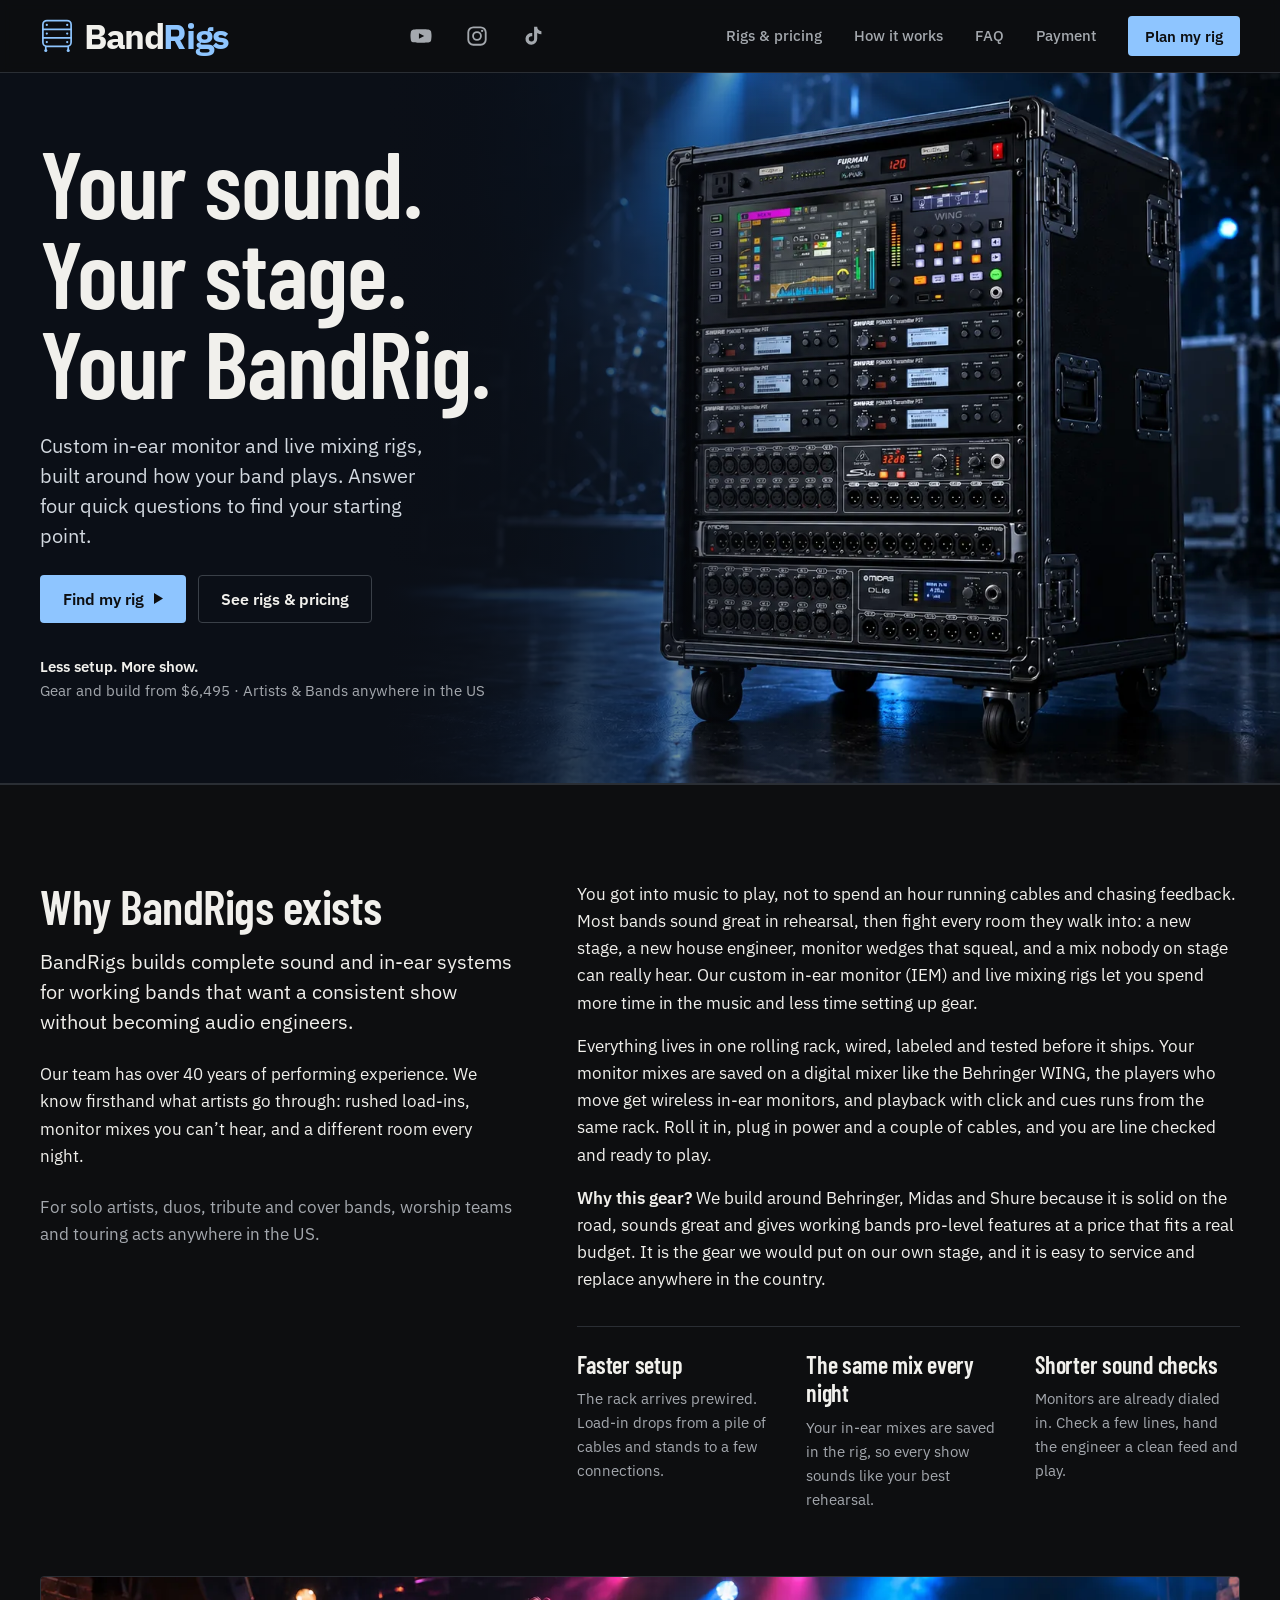
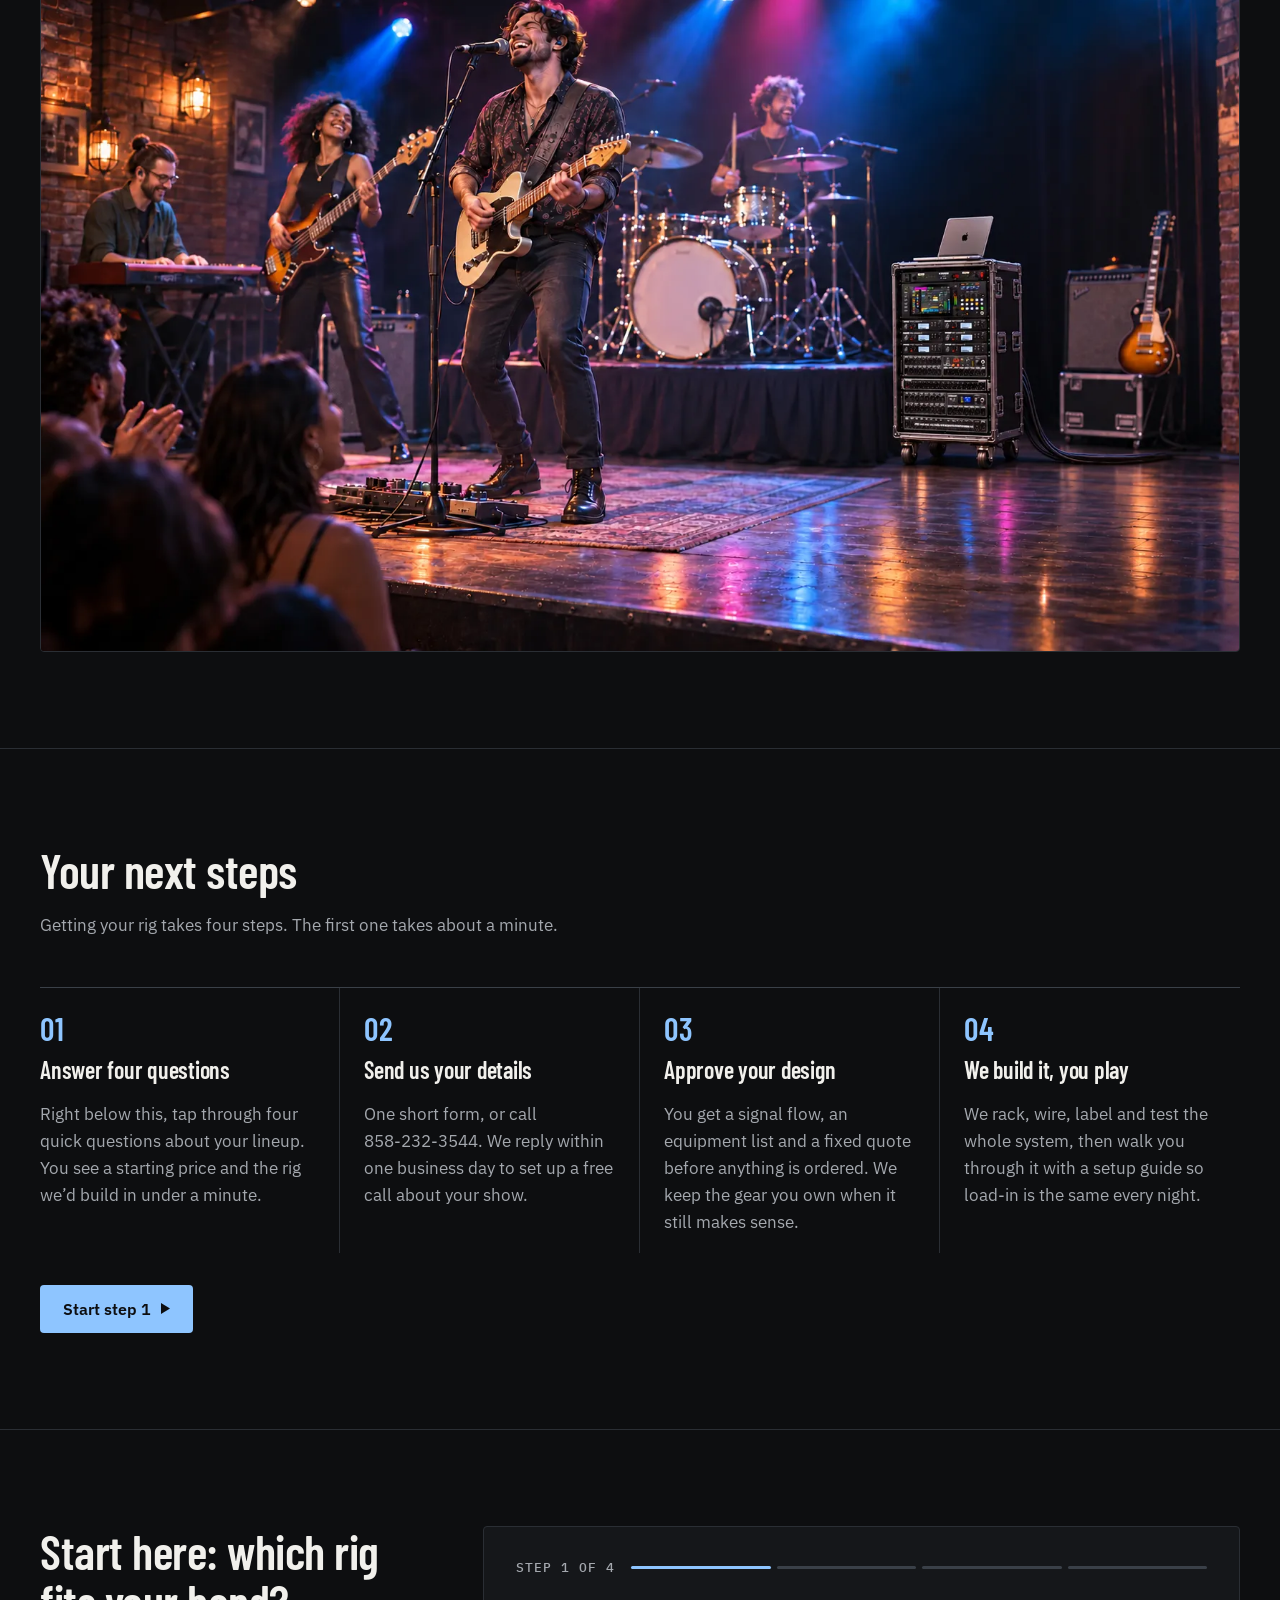
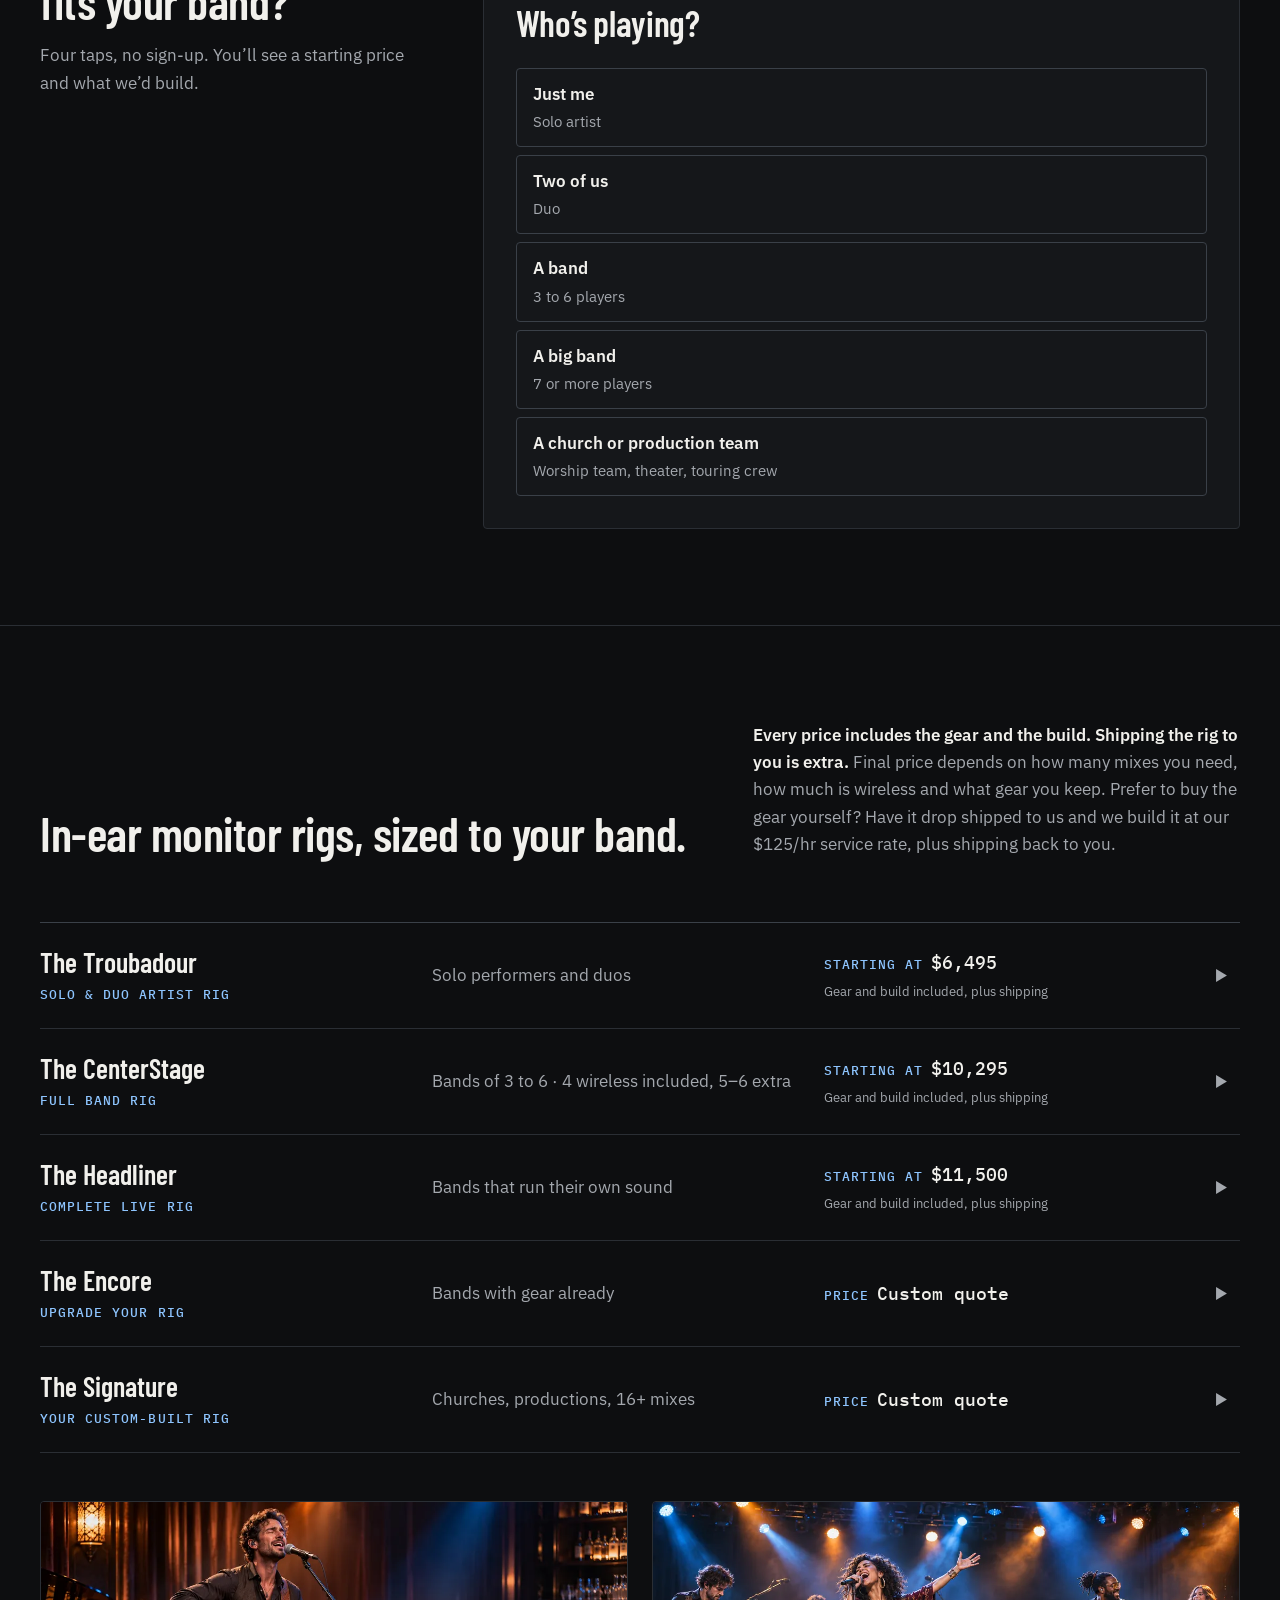
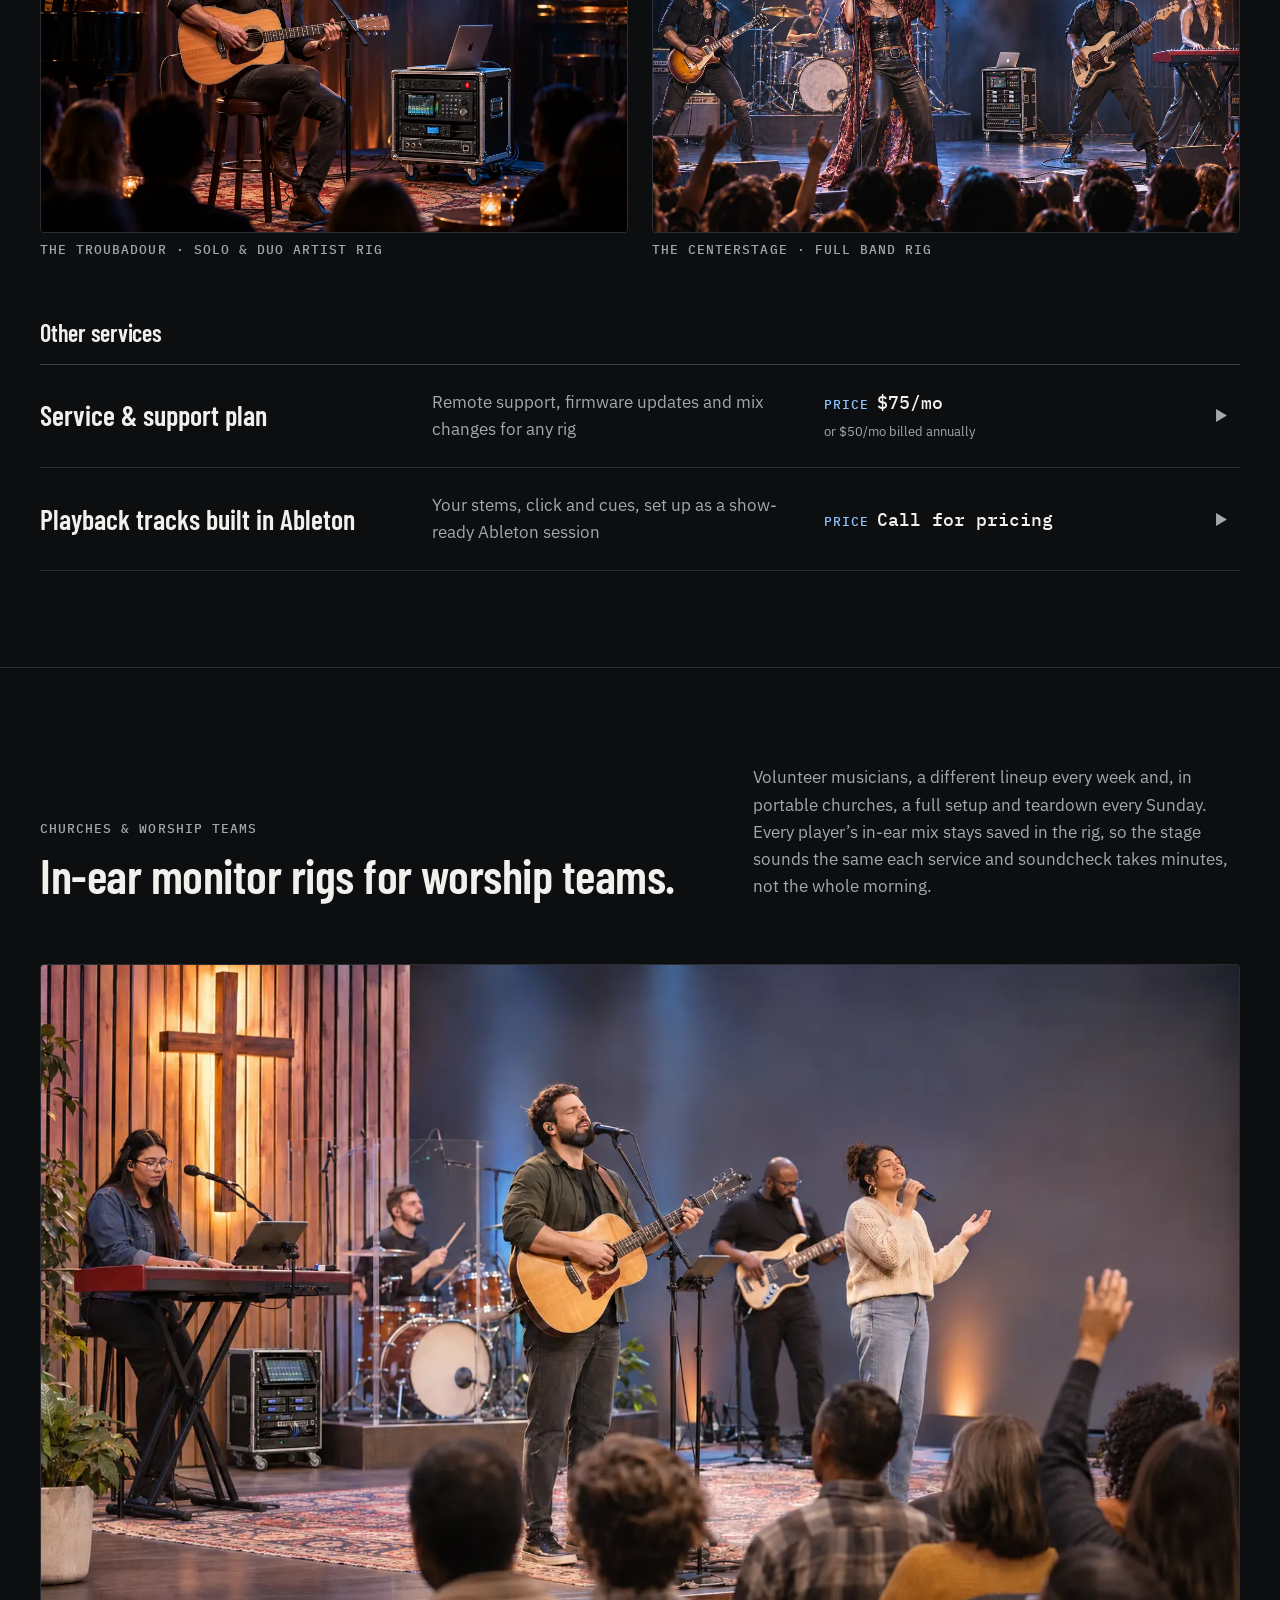
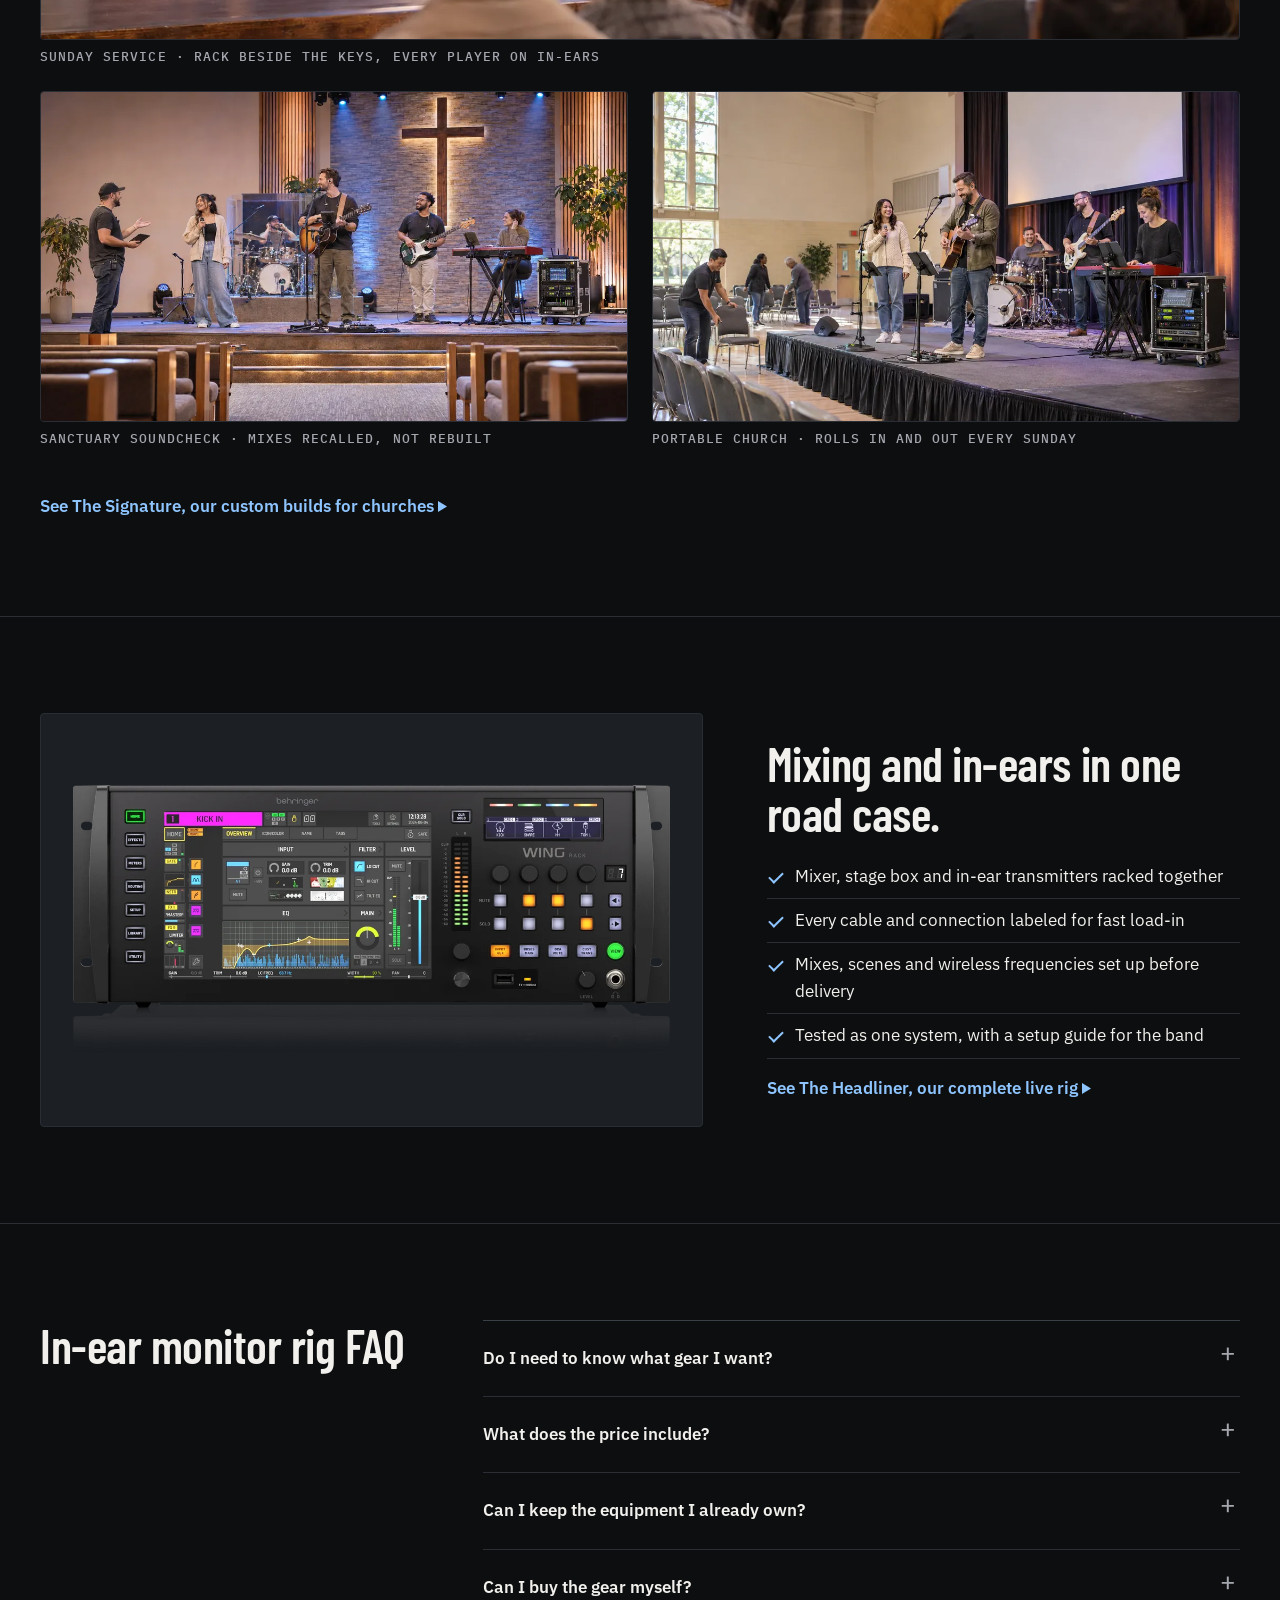
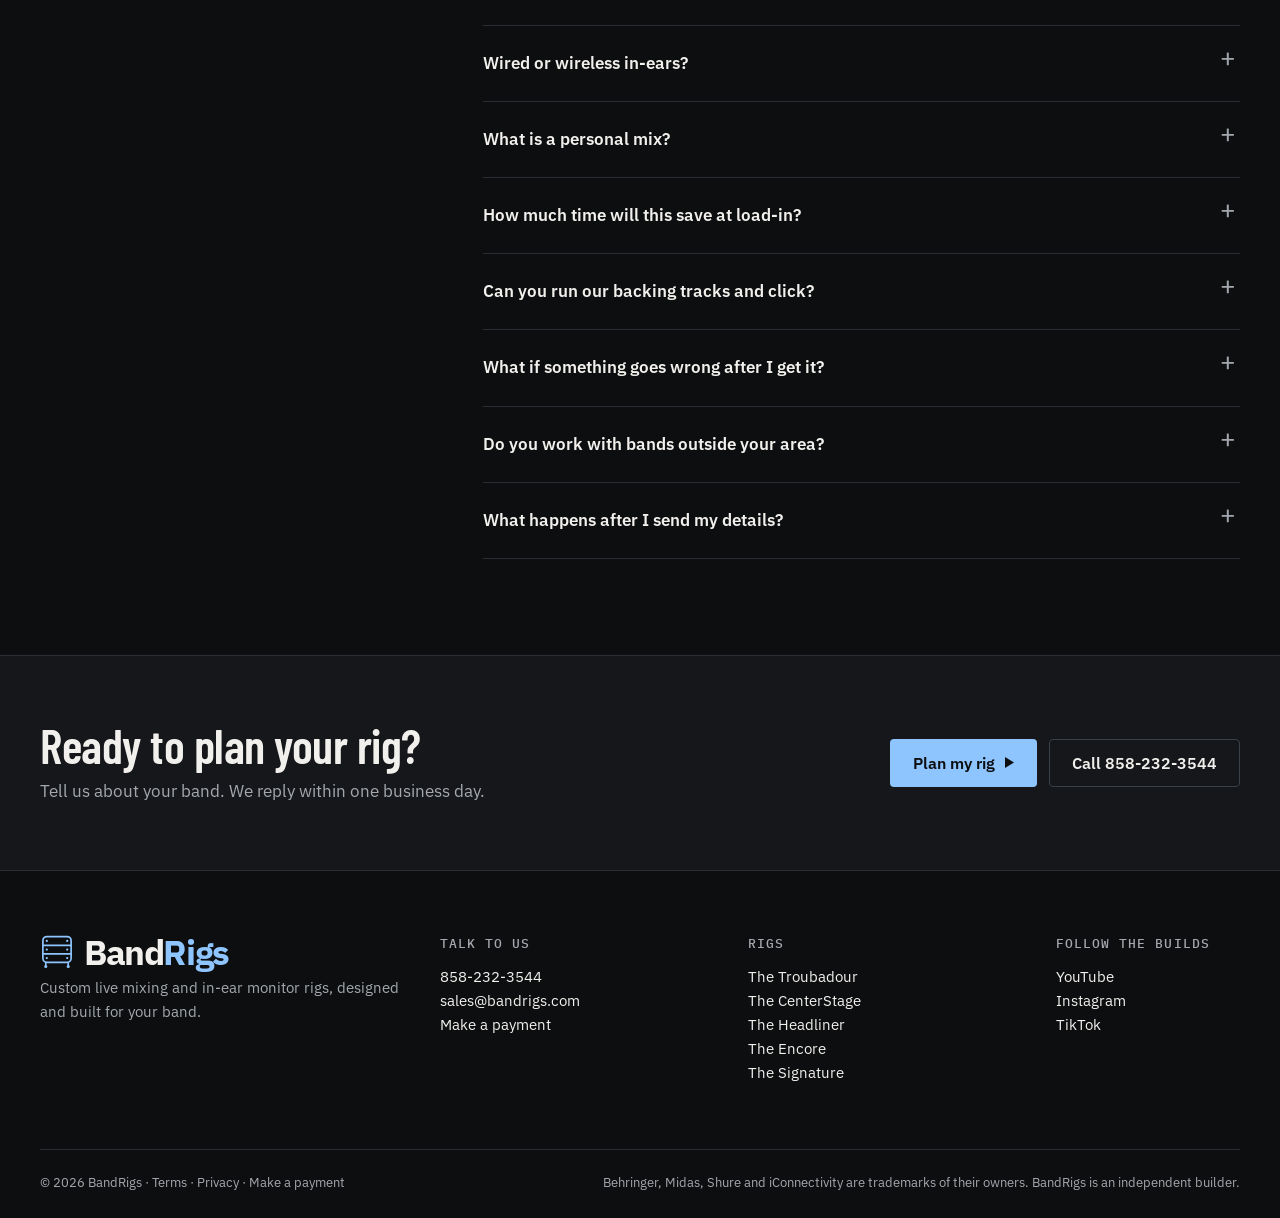
<file: index.html>
<!doctype html>
<html lang="en"><head><meta charset="utf-8"><meta name="viewport" content="width=device-width, initial-scale=1">
<script>(function(){var h=location.hostname;if(h!=='bandrigs.com'&&h!=='www.bandrigs.com')return;var s=document.createElement('script');s.async=true;s.src='https://www.googletagmanager.com/gtag/js?id=G-QB3NVGBJ0Y';document.head.appendChild(s);window.dataLayer=window.dataLayer||[];window.gtag=function(){dataLayer.push(arguments)};gtag('js',new Date());gtag('config','G-QB3NVGBJ0Y');})();</script><script>(function(){var h=location.hostname;if(h!=='bandrigs.com'&&h!=='www.bandrigs.com')return;!function(f,b,e,v,n,t,s){if(f.fbq)return;n=f.fbq=function(){n.callMethod?n.callMethod.apply(n,arguments):n.queue.push(arguments)};if(!f._fbq)f._fbq=n;n.push=n;n.loaded=!0;n.version='2.0';n.queue=[];t=b.createElement(e);t.async=!0;t.src=v;s=b.getElementsByTagName(e)[0];s.parentNode.insertBefore(t,s)}(window,document,'script','https://connect.facebook.net/en_US/fbevents.js');fbq('init','1512121330810481');fbq('track','PageView');})();</script>
<title>Custom In-Ear Monitor &amp; Live Mixing Rigs for Artists | BandRigs</title><meta name="description" content="Custom in-ear monitor and live mixing rigs for artists and bands, designed and built by BandRigs. Answer 4 questions to find your rig. Rigs from $6,495.">
<link rel="canonical" href="https://bandrigs.com/"><meta name="theme-color" content="#0d0e10">
<meta property="og:type" content="website"><meta property="og:site_name" content="BandRigs"><meta property="og:title" content="Custom In-Ear Monitor &amp; Live Mixing Rigs for Artists | BandRigs"><meta property="og:description" content="Custom in-ear monitor and live mixing rigs for artists and bands, designed and built by BandRigs. Answer 4 questions to find your rig. Rigs from $6,495."><meta property="og:url" content="https://bandrigs.com/"><meta property="og:image" content="https://bandrigs.com/assets/og.jpg"><meta property="og:image:width" content="1200"><meta property="og:image:height" content="630"><meta name="twitter:card" content="summary_large_image">
<link rel="icon" href="/favicon.svg" type="image/svg+xml">
<link rel="preconnect" href="https://fonts.googleapis.com"><link rel="preconnect" href="https://fonts.gstatic.com" crossorigin>
<link rel="stylesheet" href="https://fonts.googleapis.com/css2?family=Barlow+Condensed:wght@600&family=IBM+Plex+Mono:wght@500&family=IBM+Plex+Sans:wght@400;500;600&display=swap">
<link rel="stylesheet" href="/styles.css?v=4954f342e6"><script type="module" src="/app.js?v=3a9efba922"></script><script type="application/ld+json">{"@context":"https://schema.org","@type":"Organization","@id":"https://bandrigs.com/#org","name":"BandRigs","url":"https://bandrigs.com/","logo":"https://bandrigs.com/assets/logo.svg","image":"https://bandrigs.com/assets/og.jpg","email":"sales@bandrigs.com","telephone":"+18582323544","description":"BandRigs designs and builds custom live mixing and in-ear monitor rack systems for artists and bands anywhere in the US.","areaServed":{"@type":"Country","name":"United States"},"sameAs":["https://www.youtube.com/@BandRigsChannel","https://www.instagram.com/bandrigs/","https://www.tiktok.com/@bandrigschannel"]}</script><script type="application/ld+json">{"@context":"https://schema.org","@type":"FAQPage","mainEntity":[{"@type":"Question","name":"Do I need to know what gear I want?","acceptedAnswer":{"@type":"Answer","text":"No. Tell us who is on stage, what you play, the rooms you usually work and what frustrates you about your current setup. Picking the mixer, stage box, in-ear systems and rack is our job. You get a written design with an equipment list and signal flow before anything is ordered, so you can see exactly what you are paying for."}},{"@type":"Question","name":"What does the price include?","acceptedAnswer":{"@type":"Answer","text":"Every starting price includes the gear and the build: racking, wiring, labeling, configuring your mixes and testing the whole system on our bench. Shipping the finished rig to you is extra. Your final price depends on how many personal mixes you need, how many players go wireless and what gear you already own."}},{"@type":"Question","name":"Can I keep the equipment I already own?","acceptedAnswer":{"@type":"Answer","text":"Yes. We look at your mixer, stage boxes, in-ear systems and cables first and only replace what does not fit the plan. Keeping gear that still works lowers your price, and we will tell you honestly when something is worth replacing."}},{"@type":"Question","name":"Can I buy the gear myself?","acceptedAnswer":{"@type":"Answer","text":"Yes. We send you the equipment list, you buy it from any dealer and have it drop shipped to us. We build, configure and test the rig at our service rate of $125 an hour, plus shipping the finished rig back to you."}},{"@type":"Question","name":"Wired or wireless in-ears?","acceptedAnswer":{"@type":"Answer","text":"Either, or a mix. Drummers and keyboard players stay in one spot, so wired in-ears are simple and cost less. Singers, guitarists and anyone who moves around usually go wireless with a system like the Shure PSM 300. We plan the mix of wired and wireless around how your band actually performs."}},{"@type":"Question","name":"What is a personal mix?","acceptedAnswer":{"@type":"Answer","text":"It is what one performer hears in their in-ears. The drummer might want lots of bass and click, the singer mostly vocals and keys. Each person who wants their own balance needs their own mix, and the number of mixes is one of the biggest things that sets the size of your rig. Each player adjusts their own mix from their own iPad or phone over the rig’s Wi-Fi, without waiting on a sound engineer, and the mixes are saved in the mixer so they sound the same every night."}},{"@type":"Question","name":"How much time will this save at load-in?","acceptedAnswer":{"@type":"Answer","text":"A lot. The rack arrives prewired and labeled, so instead of running cables and stands for every wedge and channel you connect power, the stage box and a few lines. Because your monitor mixes are already dialed in, sound check becomes a quick line check and a clean feed to the house engineer."}},{"@type":"Question","name":"Can you run our backing tracks and click?","acceptedAnswer":{"@type":"Answer","text":"Yes. Playback with click and cues can run from the same rack, from a Mac mini or a playback interface like the iConnectivity PlayAUDIO1U. The PlayAUDIO1U adds redundancy: two Mac minis run the same show in sync, and if the main one stops, it switches to the backup automatically so the tracks, click and cues keep playing and the audience never knows. We can also build your playback tracks in Ableton, with your stems, click and cues set up as a show-ready session. Call for pricing on track building."}},{"@type":"Question","name":"What if something goes wrong after I get it?","acceptedAnswer":{"@type":"Answer","text":"We walk you through the rig and hand over a setup guide when it is done. For ongoing help, our service and support plan adds to any rig. It is $75 a month, or $50 a month when you pay for a year up front, and covers remote support, firmware updates and mix changes when you need them."}},{"@type":"Question","name":"Do you work with bands outside your area?","acceptedAnswer":{"@type":"Answer","text":"Yes. We design and build rigs for artists and bands anywhere in the US. Planning happens on calls, and the finished rig ships to you ready to plug in."}},{"@type":"Question","name":"What happens after I send my details?","acceptedAnswer":{"@type":"Answer","text":"We reply within one business day to set up a planning call about your band and your show. Prefer to talk now? Call 858-232-3544."}}]}</script><script type="application/ld+json">{"@context":"https://schema.org","@type":"Service","serviceType":"Custom live sound and in-ear monitor rack design and build","provider":{"@id":"https://bandrigs.com/#org"},"offers":[{"@type":"Offer","name":"The Troubadour: Solo & Duo Artist Rig","url":"https://bandrigs.com/systems/compact/","priceSpecification":{"@type":"PriceSpecification","minPrice":6495,"priceCurrency":"USD"}},{"@type":"Offer","name":"The CenterStage: Full Band Rig","url":"https://bandrigs.com/systems/band/","priceSpecification":{"@type":"PriceSpecification","minPrice":10295,"priceCurrency":"USD"}},{"@type":"Offer","name":"The Headliner: Complete Live Rig","url":"https://bandrigs.com/systems/complete/","priceSpecification":{"@type":"PriceSpecification","minPrice":11500,"priceCurrency":"USD"}}]}</script>
</head><body>
<a class="skip" href="#main">Skip to content</a>
<header class="site-header"><div class="wrap head-row">
<a class="logo" href="/" aria-label="BandRigs home"><svg class="logo-mark" viewBox="0 0 100 100" width="34" height="34" aria-hidden="true"><g fill="none" stroke="#8ec5ff" stroke-width="5" stroke-linecap="round"><rect x="8.5" y="4.5" width="83" height="76" rx="12"/><path d="M8.5 30.5h83M8.5 55.5h83M17 81v8M83 81v8"/></g><g fill="#8ec5ff"><circle cx="20" cy="17.5" r="3.3"/><circle cx="80" cy="17.5" r="3.3"/><circle cx="20" cy="43" r="3.3"/><circle cx="80" cy="43" r="3.3"/><circle cx="20" cy="68" r="3.3"/><circle cx="80" cy="68" r="3.3"/><circle cx="17" cy="92.5" r="4.5"/><circle cx="83" cy="92.5" r="4.5"/></g></svg><span class="logo-text">Band<span>Rigs</span></span></a>
<div class="head-social"><a href="https://www.youtube.com/@BandRigsChannel/videos" rel="noopener" target="_blank" aria-label="BandRigs on YouTube"><svg viewBox="0 0 24 24" width="22" height="22" aria-hidden="true"><path fill="currentColor" d="M23 7.2a3 3 0 0 0-2.1-2.1C19 4.6 12 4.6 12 4.6s-7 0-8.9.5A3 3 0 0 0 1 7.2 31 31 0 0 0 .5 12a31 31 0 0 0 .5 4.8 3 3 0 0 0 2.1 2.1c1.9.5 8.9.5 8.9.5s7 0 8.9-.5a3 3 0 0 0 2.1-2.1 31 31 0 0 0 .5-4.8 31 31 0 0 0-.5-4.8zM9.75 15.02V8.98L15.5 12z"/></svg></a><a href="https://www.instagram.com/bandrigs/" rel="noopener" target="_blank" aria-label="BandRigs on Instagram"><svg viewBox="0 0 24 24" width="22" height="22" aria-hidden="true"><rect x="2.5" y="2.5" width="19" height="19" rx="5.5" fill="none" stroke="currentColor" stroke-width="2"/><circle cx="12" cy="12" r="4.3" fill="none" stroke="currentColor" stroke-width="2"/><circle cx="17.6" cy="6.4" r="1.3" fill="currentColor"/></svg></a><a href="https://www.tiktok.com/@bandrigschannel" rel="noopener" target="_blank" aria-label="BandRigs on TikTok"><svg viewBox="0 0 24 24" width="22" height="22" aria-hidden="true"><path fill="currentColor" d="M16.6 2h-3.4v13.1a2.9 2.9 0 1 1-2.9-2.9c.3 0 .6 0 .9.1V8.8a6.4 6.4 0 1 0 5.4 6.3V8.6a8 8 0 0 0 4.6 1.5V6.7a4.6 4.6 0 0 1-4.6-4.7z"/></svg></a></div>
<nav class="nav" id="nav" aria-label="Main"><a href="/systems/">Rigs & pricing</a><a href="/#how">How it works</a><a href="/#faq">FAQ</a><a href="/payment/">Payment</a><div class="nav-social"><a href="https://www.youtube.com/@BandRigsChannel/videos" rel="noopener" target="_blank" aria-label="BandRigs on YouTube"><svg viewBox="0 0 24 24" width="22" height="22" aria-hidden="true"><path fill="currentColor" d="M23 7.2a3 3 0 0 0-2.1-2.1C19 4.6 12 4.6 12 4.6s-7 0-8.9.5A3 3 0 0 0 1 7.2 31 31 0 0 0 .5 12a31 31 0 0 0 .5 4.8 3 3 0 0 0 2.1 2.1c1.9.5 8.9.5 8.9.5s7 0 8.9-.5a3 3 0 0 0 2.1-2.1 31 31 0 0 0 .5-4.8 31 31 0 0 0-.5-4.8zM9.75 15.02V8.98L15.5 12z"/></svg></a><a href="https://www.instagram.com/bandrigs/" rel="noopener" target="_blank" aria-label="BandRigs on Instagram"><svg viewBox="0 0 24 24" width="22" height="22" aria-hidden="true"><rect x="2.5" y="2.5" width="19" height="19" rx="5.5" fill="none" stroke="currentColor" stroke-width="2"/><circle cx="12" cy="12" r="4.3" fill="none" stroke="currentColor" stroke-width="2"/><circle cx="17.6" cy="6.4" r="1.3" fill="currentColor"/></svg></a><a href="https://www.tiktok.com/@bandrigschannel" rel="noopener" target="_blank" aria-label="BandRigs on TikTok"><svg viewBox="0 0 24 24" width="22" height="22" aria-hidden="true"><path fill="currentColor" d="M16.6 2h-3.4v13.1a2.9 2.9 0 1 1-2.9-2.9c.3 0 .6 0 .9.1V8.8a6.4 6.4 0 1 0 5.4 6.3V8.6a8 8 0 0 0 4.6 1.5V6.7a4.6 4.6 0 0 1-4.6-4.7z"/></svg></a></div></nav>
<a class="btn btn-primary btn-sm head-cta" href="/#finder">Plan my rig</a>
<button class="menu-btn" type="button" aria-expanded="false" aria-controls="nav" aria-label="Menu"><span></span><span></span></button>
</div></header>
<main id="main">
<section class="hero hero-stage">
<picture class="hero-bg"><source media="(max-width:720px)" srcset="/assets/hero-rack-m.webp"><img src="/assets/hero-rack.webp" alt="BandRigs rack with a WING Rack mixer, Shure PSM 300 transmitters and stage boxes in a road case on a lit stage" width="1672" height="941" fetchpriority="high"></picture>
<div class="wrap hero-inner"><div class="hero-copy">

<h1>Your sound.<br>Your stage.<br>Your BandRig.</h1>
<p class="lead">Custom in-ear monitor and live mixing rigs, built around how your band plays. Answer four quick questions to find your starting point.</p>
<div class="actions"><a class="btn btn-primary" href="#finder">Find my rig <span aria-hidden="true" class="arr"><svg class="tri" viewBox="0 0 10 12" width="9" height="11" aria-hidden="true"><path d="M0 0 10 6 0 12Z" fill="currentColor"/></svg></span></a><a class="btn btn-secondary" href="/systems/">See rigs &amp; pricing</a></div>
<p class="hero-tag"><strong>Less setup. More show.</strong><br><span class="muted">Gear and build from $6,495 · Artists &amp; Bands anywhere in the US</span></p>
</div></div>

</section>

<section class="section why" id="why" aria-labelledby="why-title"><div class="wrap why-grid">
<div><h2 id="why-title">Why BandRigs exists</h2><p class="lead why-lead">BandRigs builds complete sound and in-ear systems for working bands that want a consistent show without becoming audio engineers.</p><p class="why-cred">Our team has over 40 years of performing experience. We know firsthand what artists go through: rushed load-ins, monitor mixes you can’t hear, and a different room every night.</p><p class="muted">For solo artists, duos, tribute and cover bands, worship teams and touring acts anywhere in the US.</p></div>
<div class="why-body">
<p>You got into music to play, not to spend an hour running cables and chasing feedback. Most bands sound great in rehearsal, then fight every room they walk into: a new stage, a new house engineer, monitor wedges that squeal, and a mix nobody on stage can really hear. Our custom in-ear monitor (IEM) and live mixing rigs let you spend more time in the music and less time setting up gear.</p>
<p>Everything lives in one rolling rack, wired, labeled and tested before it ships. Your monitor mixes are saved on a digital mixer like the Behringer WING, the players who move get wireless in-ear monitors, and playback with click and cues runs from the same rack. Roll it in, plug in power and a couple of cables, and you are line checked and ready to play.</p>
<p><strong class="hl">Why this gear?</strong> We build around Behringer, Midas and Shure because it is solid on the road, sounds great and gives working bands pro-level features at a price that fits a real budget. It is the gear we would put on our own stage, and it is easy to service and replace anywhere in the country.</p>
<ul class="why-points">
<li><h3>Faster setup</h3><p class="muted">The rack arrives prewired. Load-in drops from a pile of cables and stands to a few connections.</p></li>
<li><h3>The same mix every night</h3><p class="muted">Your in-ear mixes are saved in the rig, so every show sounds like your best rehearsal.</p></li>
<li><h3>Shorter sound checks</h3><p class="muted">Monitors are already dialed in. Check a few lines, hand the engineer a clean feed and play.</p></li>
</ul>
</div></div>
<div class="wrap"><figure class="wide-shot why-shot"><picture><source media="(max-width:720px)" srcset="/assets/band-live-m.webp"><img src="/assets/band-live.webp" alt="Band playing a live club show with in-ear monitors, with a BandRigs rolling rack and laptop for playback on stage beside the drum riser" loading="lazy" width="1672" height="941"></picture></figure></div>
</section>

<section class="section" id="how" aria-labelledby="how-title"><div class="wrap">
<div class="section-head"><h2 id="how-title">Your next steps</h2><p class="muted">Getting your rig takes four steps. The first one takes about a minute.</p></div>
<ol class="steps"><li><span class="step-n">01</span><h3>Answer four questions</h3><p class="muted">Right below this, tap through four quick questions about your lineup. You see a starting price and the rig we’d build in under a minute.</p></li><li><span class="step-n">02</span><h3>Send us your details</h3><p class="muted">One short form, or call <span class="nowrap">858-232-3544</span>. We reply within one business day to set up a free call about your show.</p></li><li><span class="step-n">03</span><h3>Approve your design</h3><p class="muted">You get a signal flow, an equipment list and a fixed quote before anything is ordered. We keep the gear you own when it still makes sense.</p></li><li><span class="step-n">04</span><h3>We build it, you play</h3><p class="muted">We rack, wire, label and test the whole system, then walk you through it with a setup guide so load-in is the same every night.</p></li></ol>
<p class="how-next"><a class="btn btn-primary" href="#finder">Start step 1 <span aria-hidden="true" class="arr"><svg class="tri" viewBox="0 0 10 12" width="9" height="11" aria-hidden="true"><path d="M0 0 10 6 0 12Z" fill="currentColor"/></svg></span></a></p>
</div></section>

<section class="section finder-section" id="finder" aria-labelledby="finder-title"><div class="wrap finder-grid">
<div class="finder-intro"><h2 id="finder-title">Start here: which rig fits your band?</h2><p class="muted">Four taps, no sign-up. You’ll see a starting price and what we’d build.</p></div>
<div class="finder" data-finder><noscript><p>The rig finder needs JavaScript. You can still <a href="/plan/">send us your details</a> or call <a href="tel:+18582323544">858-232-3544</a>.</p></noscript></div>
</div></section>



<section class="section" aria-labelledby="rigs-title"><div class="wrap">
<div class="section-head split"><div><h2 id="rigs-title">In-ear monitor rigs, sized to your band.</h2></div><p class="muted"><strong class="hl">Every price includes the gear and the build. Shipping the rig to you is extra.</strong> Final price depends on how many mixes you need, how much is wireless and what gear you keep. Prefer to buy the gear yourself? Have it drop shipped to us and we build it at our <span class="nowrap">$125/hr</span> service rate, plus shipping back to you.</p></div>
<div class="rig-table" role="list"><a class="rig-row" role="listitem" href="/systems/compact/"><span class="rig-name">The Troubadour<span class="rig-sub">Solo &amp; Duo Artist Rig</span></span><span class="rig-for muted">Solo performers and duos</span><span class="price"><span class="label">Starting at</span> $6,495<span class="price-note">Gear and build included, plus shipping</span></span><span class="rig-go" aria-hidden="true"><svg class="tri" viewBox="0 0 10 12" width="9" height="11" aria-hidden="true"><path d="M0 0 10 6 0 12Z" fill="currentColor"/></svg></span></a><a class="rig-row" role="listitem" href="/systems/band/"><span class="rig-name">The CenterStage<span class="rig-sub">Full Band Rig</span></span><span class="rig-for muted">Bands of 3 to 6 · 4 wireless included, 5–6 extra</span><span class="price"><span class="label">Starting at</span> $10,295<span class="price-note">Gear and build included, plus shipping</span></span><span class="rig-go" aria-hidden="true"><svg class="tri" viewBox="0 0 10 12" width="9" height="11" aria-hidden="true"><path d="M0 0 10 6 0 12Z" fill="currentColor"/></svg></span></a><a class="rig-row" role="listitem" href="/systems/complete/"><span class="rig-name">The Headliner<span class="rig-sub">Complete Live Rig</span></span><span class="rig-for muted">Bands that run their own sound</span><span class="price"><span class="label">Starting at</span> $11,500<span class="price-note">Gear and build included, plus shipping</span></span><span class="rig-go" aria-hidden="true"><svg class="tri" viewBox="0 0 10 12" width="9" height="11" aria-hidden="true"><path d="M0 0 10 6 0 12Z" fill="currentColor"/></svg></span></a><a class="rig-row" role="listitem" href="/systems/upgrade/"><span class="rig-name">The Encore<span class="rig-sub">Upgrade Your Rig</span></span><span class="rig-for muted">Bands with gear already</span><span class="price"><span class="label">Price</span> Custom quote</span><span class="rig-go" aria-hidden="true"><svg class="tri" viewBox="0 0 10 12" width="9" height="11" aria-hidden="true"><path d="M0 0 10 6 0 12Z" fill="currentColor"/></svg></span></a><a class="rig-row" role="listitem" href="/systems/custom/"><span class="rig-name">The Signature<span class="rig-sub">Your Custom-Built Rig</span></span><span class="rig-for muted">Churches, productions, 16+ mixes</span><span class="price"><span class="label">Price</span> Custom quote</span><span class="rig-go" aria-hidden="true"><svg class="tri" viewBox="0 0 10 12" width="9" height="11" aria-hidden="true"><path d="M0 0 10 6 0 12Z" fill="currentColor"/></svg></span></a></div>
<div class="rig-shots"><a class="rig-shot" href="/systems/compact/"><img src="/assets/solo-live.webp" alt="Solo acoustic artist performing with in-ear monitors and a BandRigs rolling rack with laptop playback beside him" loading="lazy" width="1100" height="619"><span class="label">The Troubadour · Solo &amp; Duo Artist Rig</span></a><a class="rig-shot" href="/systems/band/"><img src="/assets/band-full.webp" alt="Five-piece band performing live with wireless in-ear monitors and a BandRigs rack on stage" loading="lazy" width="1100" height="619"><span class="label">The CenterStage · Full Band Rig</span></a></div>
<div class="services"><div class="section-head"><h3>Other services</h3></div><div class="rig-table" role="list"><a class="rig-row" role="listitem" href="/plan/"><span class="rig-name">Service &amp; support plan</span><span class="rig-for muted">Remote support, firmware updates and mix changes for any rig</span><span class="price"><span class="label">Price</span> $75/mo<span class="price-note">or $50/mo billed annually</span></span><span class="rig-go" aria-hidden="true"><svg class="tri" viewBox="0 0 10 12" width="9" height="11" aria-hidden="true"><path d="M0 0 10 6 0 12Z" fill="currentColor"/></svg></span></a><a class="rig-row" role="listitem" href="tel:+18582323544"><span class="rig-name">Playback tracks built in Ableton</span><span class="rig-for muted">Your stems, click and cues, set up as a show-ready Ableton session</span><span class="price"><span class="label">Price</span> Call for pricing</span><span class="rig-go" aria-hidden="true"><svg class="tri" viewBox="0 0 10 12" width="9" height="11" aria-hidden="true"><path d="M0 0 10 6 0 12Z" fill="currentColor"/></svg></span></a></div></div>
</div></section>

<section class="section worship" id="worship" aria-labelledby="worship-title"><div class="wrap">
<div class="section-head split"><div><p class="label">Churches &amp; worship teams</p><h2 id="worship-title">In-ear monitor rigs for worship teams.</h2></div><p class="muted">Volunteer musicians, a different lineup every week and, in portable churches, a full setup and teardown every Sunday. Every player’s in-ear mix stays saved in the rig, so the stage sounds the same each service and soundcheck takes minutes, not the whole morning.</p></div>
<figure class="wide-shot"><picture><source media="(max-width:720px)" srcset="/assets/worship-live-service-m.webp"><img src="/assets/worship-live-service.webp" alt="Worship band leading a Sunday service with in-ear monitors, with a BandRigs rolling rack mixer and wireless in-ear transmitters beside the keyboard" loading="lazy" width="1672" height="941"></picture><figcaption class="label">Sunday service · rack beside the keys, every player on in-ears</figcaption></figure>
<div class="worship-shots"><figure><img src="/assets/worship-soundcheck.webp" alt="Church worship team soundcheck in a sanctuary, musicians on in-ear monitors with a BandRigs rolling rack on stage" loading="lazy" width="1100" height="619"><figcaption class="label">Sanctuary soundcheck · mixes recalled, not rebuilt</figcaption></figure><figure><img src="/assets/portable-church-soundcheck.webp" alt="Portable church worship band soundchecking in a school gym on a stage riser, with a BandRigs rolling rack and in-ear monitor transmitters" loading="lazy" width="1100" height="619"><figcaption class="label">Portable church · rolls in and out every Sunday</figcaption></figure></div>
<a class="quiet worship-link" href="/systems/custom/">See The Signature, our custom builds for churches <span aria-hidden="true" class="arr"><svg class="tri" viewBox="0 0 10 12" width="9" height="11" aria-hidden="true"><path d="M0 0 10 6 0 12Z" fill="currentColor"/></svg></span></a>
</div></section>

<section class="section work" aria-labelledby="work-title"><div class="wrap work-grid">
<figure class="gear-img work-gear"><img src="/assets/wing-front.webp" alt="Behringer WING Rack digital mixer" loading="lazy" width="1100" height="498"></figure>
<div><h2 id="work-title">Mixing and in-ears in one road case.</h2>
<ul class="ticks"><li>Mixer, stage box and in-ear transmitters racked together</li><li>Every cable and connection labeled for fast load-in</li><li>Mixes, scenes and wireless frequencies set up before delivery</li><li>Tested as one system, with a setup guide for the band</li></ul>
<a class="quiet" href="/systems/complete/">See The Headliner, our complete live rig <span aria-hidden="true" class="arr"><svg class="tri" viewBox="0 0 10 12" width="9" height="11" aria-hidden="true"><path d="M0 0 10 6 0 12Z" fill="currentColor"/></svg></span></a></div>
</div></section>

<section class="section" id="faq" aria-labelledby="faq-title"><div class="wrap faq-grid">
<div><h2 id="faq-title">In-ear monitor rig FAQ</h2></div>
<div class="faq"><details><summary>Do I need to know what gear I want?</summary><p class="muted">No. Tell us who is on stage, what you play, the rooms you usually work and what frustrates you about your current setup. Picking the mixer, stage box, in-ear systems and rack is our job. You get a written design with an equipment list and signal flow before anything is ordered, so you can see exactly what you are paying for.</p></details><details><summary>What does the price include?</summary><p class="muted">Every starting price includes the gear and the build: racking, wiring, labeling, configuring your mixes and testing the whole system on our bench. Shipping the finished rig to you is extra. Your final price depends on how many personal mixes you need, how many players go wireless and what gear you already own.</p></details><details><summary>Can I keep the equipment I already own?</summary><p class="muted">Yes. We look at your mixer, stage boxes, in-ear systems and cables first and only replace what does not fit the plan. Keeping gear that still works lowers your price, and we will tell you honestly when something is worth replacing.</p></details><details><summary>Can I buy the gear myself?</summary><p class="muted">Yes. We send you the equipment list, you buy it from any dealer and have it drop shipped to us. We build, configure and test the rig at our service rate of $125 an hour, plus shipping the finished rig back to you.</p></details><details><summary>Wired or wireless in-ears?</summary><p class="muted">Either, or a mix. Drummers and keyboard players stay in one spot, so wired in-ears are simple and cost less. Singers, guitarists and anyone who moves around usually go wireless with a system like the Shure PSM 300. We plan the mix of wired and wireless around how your band actually performs.</p></details><details><summary>What is a personal mix?</summary><p class="muted">It is what one performer hears in their in-ears. The drummer might want lots of bass and click, the singer mostly vocals and keys. Each person who wants their own balance needs their own mix, and the number of mixes is one of the biggest things that sets the size of your rig. Each player adjusts their own mix from their own iPad or phone over the rig’s Wi-Fi, without waiting on a sound engineer, and the mixes are saved in the mixer so they sound the same every night.</p></details><details><summary>How much time will this save at load-in?</summary><p class="muted">A lot. The rack arrives prewired and labeled, so instead of running cables and stands for every wedge and channel you connect power, the stage box and a few lines. Because your monitor mixes are already dialed in, sound check becomes a quick line check and a clean feed to the house engineer.</p></details><details><summary>Can you run our backing tracks and click?</summary><p class="muted">Yes. Playback with click and cues can run from the same rack, from a Mac mini or a playback interface like the iConnectivity PlayAUDIO1U. The PlayAUDIO1U adds redundancy: two Mac minis run the same show in sync, and if the main one stops, it switches to the backup automatically so the tracks, click and cues keep playing and the audience never knows. We can also build your playback tracks in Ableton, with your stems, click and cues set up as a show-ready session. Call for pricing on track building.</p></details><details><summary>What if something goes wrong after I get it?</summary><p class="muted">We walk you through the rig and hand over a setup guide when it is done. For ongoing help, our service and support plan adds to any rig. It is $75 a month, or $50 a month when you pay for a year up front, and covers remote support, firmware updates and mix changes when you need them.</p></details><details><summary>Do you work with bands outside your area?</summary><p class="muted">Yes. We design and build rigs for artists and bands anywhere in the US. Planning happens on calls, and the finished rig ships to you ready to plug in.</p></details><details><summary>What happens after I send my details?</summary><p class="muted">We reply within one business day to set up a planning call about your band and your show. Prefer to talk now? Call 858-232-3544.</p></details></div>
</div></section>
<section class="cta-band"><div class="wrap cta-row"><div><h2>Ready to plan your rig?</h2><p class="muted">Tell us about your band. We reply within one business day.</p></div><div class="actions"><a class="btn btn-primary" href="/#finder">Plan my rig <span aria-hidden="true" class="arr"><svg class="tri" viewBox="0 0 10 12" width="9" height="11" aria-hidden="true"><path d="M0 0 10 6 0 12Z" fill="currentColor"/></svg></span></a><a class="btn btn-secondary" href="tel:+18582323544">Call 858-232-3544</a></div></div></section></main>
<footer class="site-footer"><div class="wrap foot-grid">
<div><a class="logo" href="/" aria-label="BandRigs home"><svg class="logo-mark" viewBox="0 0 100 100" width="34" height="34" aria-hidden="true"><g fill="none" stroke="#8ec5ff" stroke-width="5" stroke-linecap="round"><rect x="8.5" y="4.5" width="83" height="76" rx="12"/><path d="M8.5 30.5h83M8.5 55.5h83M17 81v8M83 81v8"/></g><g fill="#8ec5ff"><circle cx="20" cy="17.5" r="3.3"/><circle cx="80" cy="17.5" r="3.3"/><circle cx="20" cy="43" r="3.3"/><circle cx="80" cy="43" r="3.3"/><circle cx="20" cy="68" r="3.3"/><circle cx="80" cy="68" r="3.3"/><circle cx="17" cy="92.5" r="4.5"/><circle cx="83" cy="92.5" r="4.5"/></g></svg><span class="logo-text">Band<span>Rigs</span></span></a><p class="muted">Custom live mixing and in-ear monitor rigs, designed and built for your band.</p></div>
<div><p class="label">Talk to us</p><p><a href="tel:+18582323544">858-232-3544</a><br><a href="mailto:sales@bandrigs.com">sales@bandrigs.com</a><br><a href="/payment/">Make a payment</a></p></div>
<div><p class="label">Rigs</p><p><a href="/systems/compact/">The Troubadour</a><br><a href="/systems/band/">The CenterStage</a><br><a href="/systems/complete/">The Headliner</a><br><a href="/systems/upgrade/">The Encore</a><br><a href="/systems/custom/">The Signature</a></p></div>
<div><p class="label">Follow the builds</p><p class="socials">
<a href="https://www.youtube.com/@BandRigsChannel/videos" rel="noopener" target="_blank">YouTube</a><br>
<a href="https://www.instagram.com/bandrigs/" rel="noopener" target="_blank">Instagram</a><br>
<a href="https://www.tiktok.com/@bandrigschannel" rel="noopener" target="_blank">TikTok</a></p></div>
</div><div class="wrap foot-base"><span>© 2026 BandRigs · <a href="/terms/">Terms</a> · <a href="/privacy/">Privacy</a> · <a href="/payment/">Make a payment</a></span><span>Behringer, Midas, Shure and iConnectivity are trademarks of their owners. BandRigs is an independent builder.</span></div></footer>
</body></html>
</file>
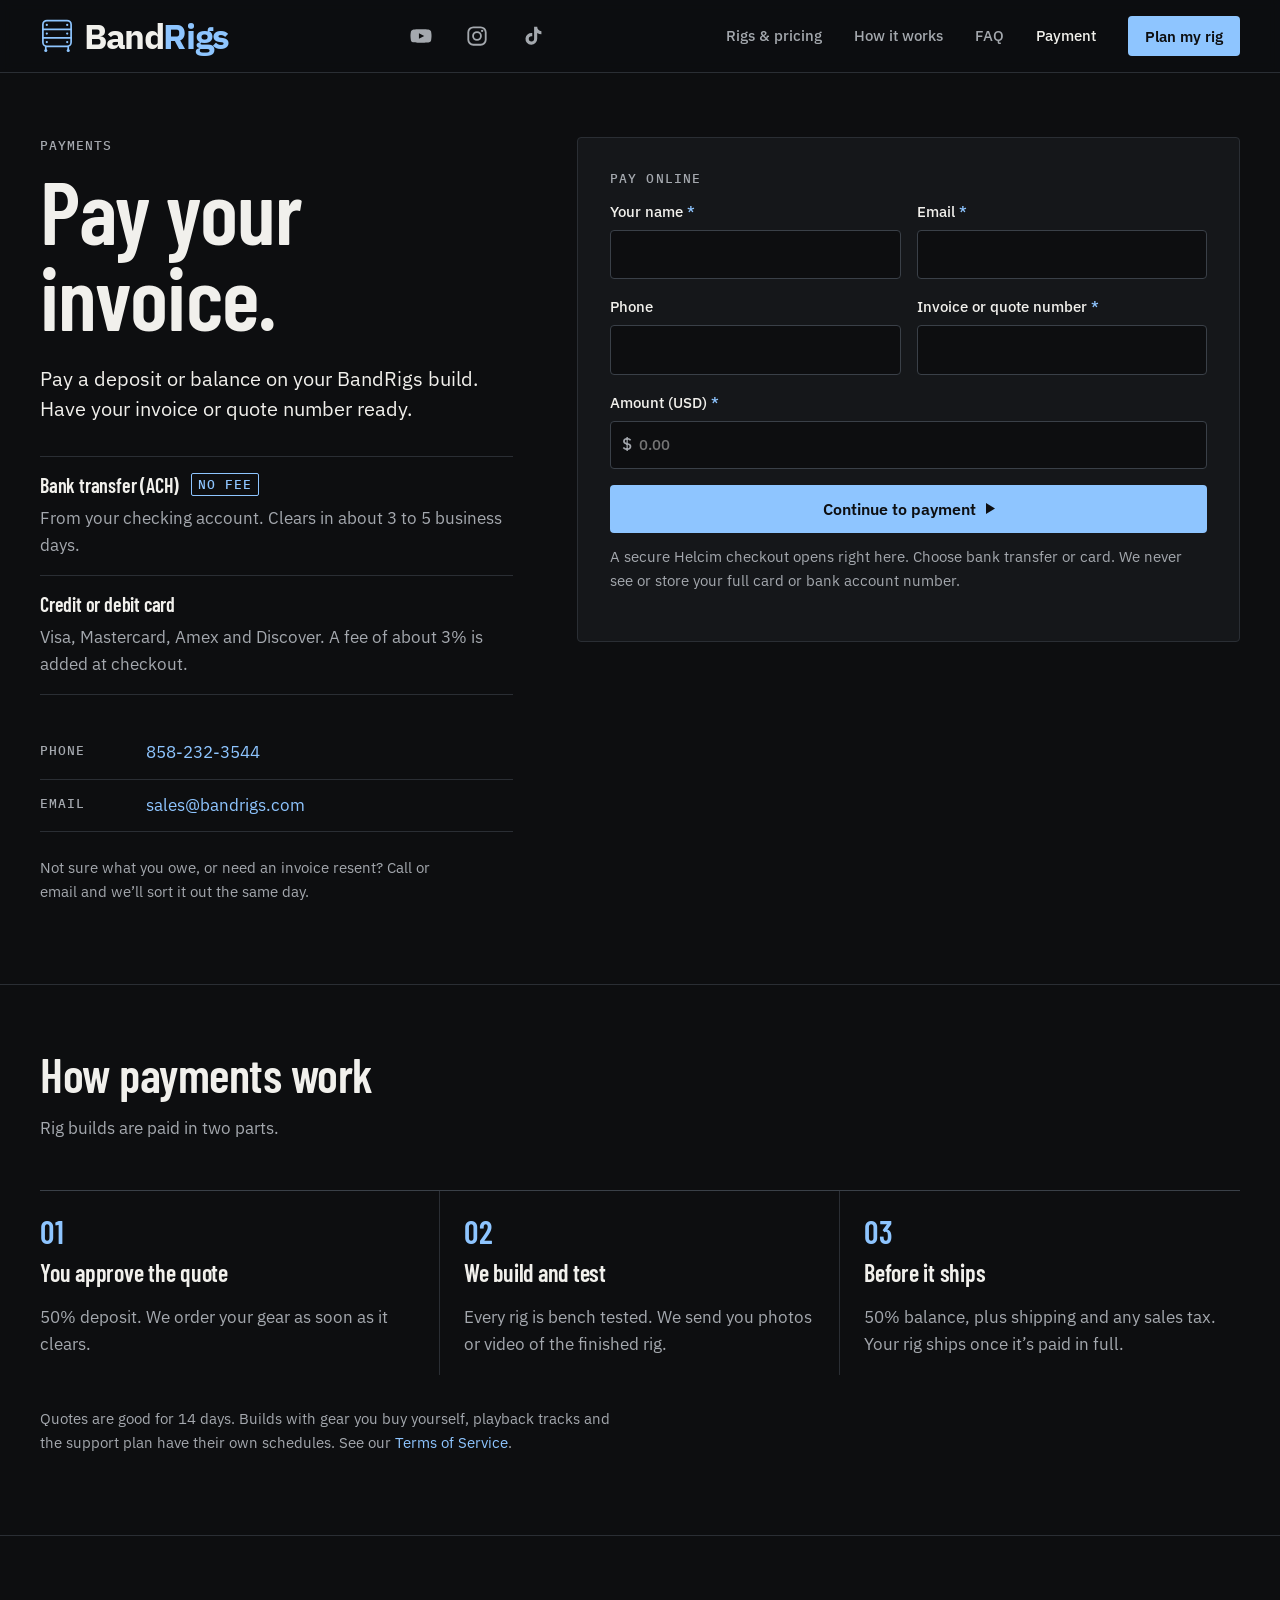
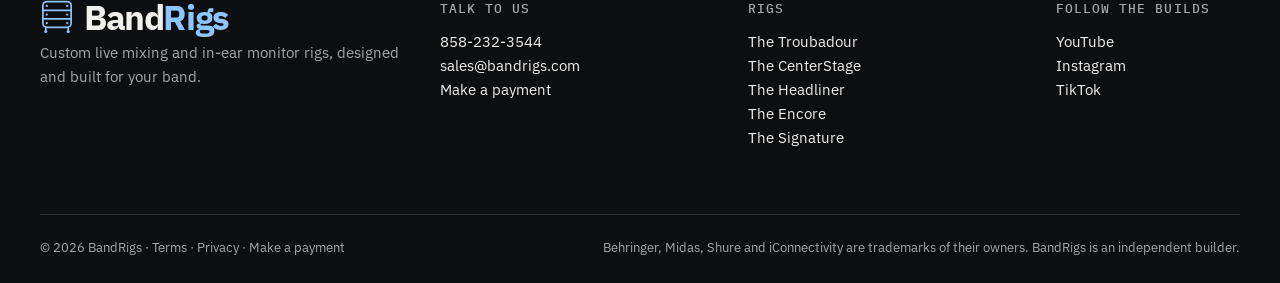
<file: payment/index.html>
<!doctype html>
<html lang="en"><head><meta charset="utf-8"><meta name="viewport" content="width=device-width, initial-scale=1">
<script>(function(){var h=location.hostname;if(h!=='bandrigs.com'&&h!=='www.bandrigs.com')return;var s=document.createElement('script');s.async=true;s.src='https://www.googletagmanager.com/gtag/js?id=G-QB3NVGBJ0Y';document.head.appendChild(s);window.dataLayer=window.dataLayer||[];window.gtag=function(){dataLayer.push(arguments)};gtag('js',new Date());gtag('config','G-QB3NVGBJ0Y');})();</script><script>(function(){var h=location.hostname;if(h!=='bandrigs.com'&&h!=='www.bandrigs.com')return;!function(f,b,e,v,n,t,s){if(f.fbq)return;n=f.fbq=function(){n.callMethod?n.callMethod.apply(n,arguments):n.queue.push(arguments)};if(!f._fbq)f._fbq=n;n.push=n;n.loaded=!0;n.version='2.0';n.queue=[];t=b.createElement(e);t.async=!0;t.src=v;s=b.getElementsByTagName(e)[0];s.parentNode.insertBefore(t,s)}(window,document,'script','https://connect.facebook.net/en_US/fbevents.js');fbq('init','1512121330810481');fbq('track','PageView');})();</script>
<title>Make a Payment | BandRigs</title><meta name="description" content="Pay a deposit or balance on your BandRigs rig build by bank transfer (ACH) or card."><meta name="robots" content="noindex">
<link rel="canonical" href="https://bandrigs.com/payment/"><meta name="theme-color" content="#0d0e10">
<meta property="og:type" content="website"><meta property="og:site_name" content="BandRigs"><meta property="og:title" content="Make a Payment | BandRigs"><meta property="og:description" content="Pay a deposit or balance on your BandRigs rig build by bank transfer (ACH) or card."><meta property="og:url" content="https://bandrigs.com/payment/"><meta property="og:image" content="https://bandrigs.com/assets/og.jpg"><meta property="og:image:width" content="1200"><meta property="og:image:height" content="630"><meta name="twitter:card" content="summary_large_image">
<link rel="icon" href="/favicon.svg" type="image/svg+xml">
<link rel="preconnect" href="https://fonts.googleapis.com"><link rel="preconnect" href="https://fonts.gstatic.com" crossorigin>
<link rel="stylesheet" href="https://fonts.googleapis.com/css2?family=Barlow+Condensed:wght@600&family=IBM+Plex+Mono:wght@500&family=IBM+Plex+Sans:wght@400;500;600&display=swap">
<link rel="stylesheet" href="/styles.css?v=4954f342e6"><script type="module" src="/app.js?v=3a9efba922"></script><script type="application/ld+json">{"@context":"https://schema.org","@type":"Organization","@id":"https://bandrigs.com/#org","name":"BandRigs","url":"https://bandrigs.com/","logo":"https://bandrigs.com/assets/logo.svg","image":"https://bandrigs.com/assets/og.jpg","email":"sales@bandrigs.com","telephone":"+18582323544","description":"BandRigs designs and builds custom live mixing and in-ear monitor rack systems for artists and bands anywhere in the US.","areaServed":{"@type":"Country","name":"United States"},"sameAs":["https://www.youtube.com/@BandRigsChannel","https://www.instagram.com/bandrigs/","https://www.tiktok.com/@bandrigschannel"]}</script>
</head><body>
<a class="skip" href="#main">Skip to content</a>
<header class="site-header"><div class="wrap head-row">
<a class="logo" href="/" aria-label="BandRigs home"><svg class="logo-mark" viewBox="0 0 100 100" width="34" height="34" aria-hidden="true"><g fill="none" stroke="#8ec5ff" stroke-width="5" stroke-linecap="round"><rect x="8.5" y="4.5" width="83" height="76" rx="12"/><path d="M8.5 30.5h83M8.5 55.5h83M17 81v8M83 81v8"/></g><g fill="#8ec5ff"><circle cx="20" cy="17.5" r="3.3"/><circle cx="80" cy="17.5" r="3.3"/><circle cx="20" cy="43" r="3.3"/><circle cx="80" cy="43" r="3.3"/><circle cx="20" cy="68" r="3.3"/><circle cx="80" cy="68" r="3.3"/><circle cx="17" cy="92.5" r="4.5"/><circle cx="83" cy="92.5" r="4.5"/></g></svg><span class="logo-text">Band<span>Rigs</span></span></a>
<div class="head-social"><a href="https://www.youtube.com/@BandRigsChannel/videos" rel="noopener" target="_blank" aria-label="BandRigs on YouTube"><svg viewBox="0 0 24 24" width="22" height="22" aria-hidden="true"><path fill="currentColor" d="M23 7.2a3 3 0 0 0-2.1-2.1C19 4.6 12 4.6 12 4.6s-7 0-8.9.5A3 3 0 0 0 1 7.2 31 31 0 0 0 .5 12a31 31 0 0 0 .5 4.8 3 3 0 0 0 2.1 2.1c1.9.5 8.9.5 8.9.5s7 0 8.9-.5a3 3 0 0 0 2.1-2.1 31 31 0 0 0 .5-4.8 31 31 0 0 0-.5-4.8zM9.75 15.02V8.98L15.5 12z"/></svg></a><a href="https://www.instagram.com/bandrigs/" rel="noopener" target="_blank" aria-label="BandRigs on Instagram"><svg viewBox="0 0 24 24" width="22" height="22" aria-hidden="true"><rect x="2.5" y="2.5" width="19" height="19" rx="5.5" fill="none" stroke="currentColor" stroke-width="2"/><circle cx="12" cy="12" r="4.3" fill="none" stroke="currentColor" stroke-width="2"/><circle cx="17.6" cy="6.4" r="1.3" fill="currentColor"/></svg></a><a href="https://www.tiktok.com/@bandrigschannel" rel="noopener" target="_blank" aria-label="BandRigs on TikTok"><svg viewBox="0 0 24 24" width="22" height="22" aria-hidden="true"><path fill="currentColor" d="M16.6 2h-3.4v13.1a2.9 2.9 0 1 1-2.9-2.9c.3 0 .6 0 .9.1V8.8a6.4 6.4 0 1 0 5.4 6.3V8.6a8 8 0 0 0 4.6 1.5V6.7a4.6 4.6 0 0 1-4.6-4.7z"/></svg></a></div>
<nav class="nav" id="nav" aria-label="Main"><a href="/systems/">Rigs & pricing</a><a href="/#how">How it works</a><a href="/#faq">FAQ</a><a href="/payment/" aria-current="page">Payment</a><div class="nav-social"><a href="https://www.youtube.com/@BandRigsChannel/videos" rel="noopener" target="_blank" aria-label="BandRigs on YouTube"><svg viewBox="0 0 24 24" width="22" height="22" aria-hidden="true"><path fill="currentColor" d="M23 7.2a3 3 0 0 0-2.1-2.1C19 4.6 12 4.6 12 4.6s-7 0-8.9.5A3 3 0 0 0 1 7.2 31 31 0 0 0 .5 12a31 31 0 0 0 .5 4.8 3 3 0 0 0 2.1 2.1c1.9.5 8.9.5 8.9.5s7 0 8.9-.5a3 3 0 0 0 2.1-2.1 31 31 0 0 0 .5-4.8 31 31 0 0 0-.5-4.8zM9.75 15.02V8.98L15.5 12z"/></svg></a><a href="https://www.instagram.com/bandrigs/" rel="noopener" target="_blank" aria-label="BandRigs on Instagram"><svg viewBox="0 0 24 24" width="22" height="22" aria-hidden="true"><rect x="2.5" y="2.5" width="19" height="19" rx="5.5" fill="none" stroke="currentColor" stroke-width="2"/><circle cx="12" cy="12" r="4.3" fill="none" stroke="currentColor" stroke-width="2"/><circle cx="17.6" cy="6.4" r="1.3" fill="currentColor"/></svg></a><a href="https://www.tiktok.com/@bandrigschannel" rel="noopener" target="_blank" aria-label="BandRigs on TikTok"><svg viewBox="0 0 24 24" width="22" height="22" aria-hidden="true"><path fill="currentColor" d="M16.6 2h-3.4v13.1a2.9 2.9 0 1 1-2.9-2.9c.3 0 .6 0 .9.1V8.8a6.4 6.4 0 1 0 5.4 6.3V8.6a8 8 0 0 0 4.6 1.5V6.7a4.6 4.6 0 0 1-4.6-4.7z"/></svg></a></div></nav>
<a class="btn btn-primary btn-sm head-cta" href="/#finder">Plan my rig</a>
<button class="menu-btn" type="button" aria-expanded="false" aria-controls="nav" aria-label="Menu"><span></span><span></span></button>
</div></header>
<main id="main"><section class="page-head pay-head"><div class="wrap plan-grid"><div class="plan-intro"><p class="label">Payments</p><h1>Pay your invoice.</h1><p class="lead">Pay a deposit or balance on your BandRigs build. Have your invoice or quote number ready.</p>
<ul class="pay-methods"><li><h2>Bank transfer (ACH) <span class="pay-tag">No fee</span></h2><p class="muted">From your checking account. Clears in about 3 to 5 business days.</p></li><li><h2>Credit or debit card</h2><p class="muted">Visa, Mastercard, Amex and Discover. A fee of about 3% is added at checkout.</p></li></ul>
<dl class="specs compact"><div><dt>Phone</dt><dd><a href="tel:+18582323544">858-232-3544</a></dd></div><div><dt>Email</dt><dd><a href="mailto:sales@bandrigs.com">sales@bandrigs.com</a></dd></div></dl>
<p class="small muted pay-help">Not sure what you owe, or need an invoice resent? Call or email and we’ll sort it out the same day.</p></div>
<div class="form pay-panel">
<form id="pay-form" novalidate data-fallback="https://bandrigs.myhelcim.com/hosted/?token=c464d05109ce78075f0cdd">
<p class="label">Pay online</p>
<div class="form-grid">
<label class="field"><span>Your name <i aria-hidden="true">*</i></span><input name="name" autocomplete="name" required aria-required="true" maxlength="80"></label>
<label class="field"><span>Email <i aria-hidden="true">*</i></span><input name="email" type="email" autocomplete="email" required aria-required="true" maxlength="120"></label>
<label class="field"><span>Phone</span><input name="phone" type="tel" autocomplete="tel" maxlength="20"></label>
<label class="field"><span>Invoice or quote number <i aria-hidden="true">*</i></span><input name="invoice" required aria-required="true" maxlength="40" autocomplete="off"></label>
</div>
<label class="field"><span>Amount (USD) <i aria-hidden="true">*</i></span><span class="pay-amount"><span aria-hidden="true">$</span><input name="amount" inputmode="decimal" required aria-required="true" placeholder="0.00" autocomplete="off"></span></label>
<p class="error" id="pay-error" role="alert" hidden></p>
<button class="btn btn-primary pay-btn" type="submit">Continue to payment <span aria-hidden="true" class="arr"><svg class="tri" viewBox="0 0 10 12" width="9" height="11" aria-hidden="true"><path d="M0 0 10 6 0 12Z" fill="currentColor"/></svg></span></button>
<p class="small muted">A secure Helcim checkout opens right here. Choose bank transfer or card. We never see or store your full card or bank account number.</p>
<noscript><p class="small">JavaScript is off. <a href="https://bandrigs.myhelcim.com/hosted/?token=c464d05109ce78075f0cdd" rel="noopener">Pay on our Helcim payment page</a> instead.</p></noscript>
</form>
<div id="pay-done" class="sent" tabindex="-1" hidden><p class="label ok">Payment received</p><h2>Thank you.</h2><p class="lead" data-done-line></p><dl class="specs compact" data-done-specs></dl><p class="muted">We’ll confirm by email. Questions? Call <a href="tel:+18582323544" style="white-space:nowrap">858-232-3544</a>.</p></div>
</div>
</div></section>
<section class="section tight"><div class="wrap">
<div class="section-head"><h2>How payments work</h2><p class="muted">Rig builds are paid in two parts.</p></div>
<ol class="steps pay-steps"><li><span class="step-n">01</span><h3>You approve the quote</h3><p class="muted">50% deposit. We order your gear as soon as it clears.</p></li><li><span class="step-n">02</span><h3>We build and test</h3><p class="muted">Every rig is bench tested. We send you photos or video of the finished rig.</p></li><li><span class="step-n">03</span><h3>Before it ships</h3><p class="muted">50% balance, plus shipping and any sales tax. Your rig ships once it’s paid in full.</p></li></ol>
<p class="small muted pay-terms">Quotes are good for 14 days. Builds with gear you buy yourself, playback tracks and the support plan have their own schedules. See our <a href="/terms/">Terms of Service</a>.</p>
</div></section>
<script src="https://secure.helcim.app/helcim-pay/services/start.js" defer></script><script src="/payment.js?v=3e586dd607" defer></script></main>
<footer class="site-footer"><div class="wrap foot-grid">
<div><a class="logo" href="/" aria-label="BandRigs home"><svg class="logo-mark" viewBox="0 0 100 100" width="34" height="34" aria-hidden="true"><g fill="none" stroke="#8ec5ff" stroke-width="5" stroke-linecap="round"><rect x="8.5" y="4.5" width="83" height="76" rx="12"/><path d="M8.5 30.5h83M8.5 55.5h83M17 81v8M83 81v8"/></g><g fill="#8ec5ff"><circle cx="20" cy="17.5" r="3.3"/><circle cx="80" cy="17.5" r="3.3"/><circle cx="20" cy="43" r="3.3"/><circle cx="80" cy="43" r="3.3"/><circle cx="20" cy="68" r="3.3"/><circle cx="80" cy="68" r="3.3"/><circle cx="17" cy="92.5" r="4.5"/><circle cx="83" cy="92.5" r="4.5"/></g></svg><span class="logo-text">Band<span>Rigs</span></span></a><p class="muted">Custom live mixing and in-ear monitor rigs, designed and built for your band.</p></div>
<div><p class="label">Talk to us</p><p><a href="tel:+18582323544">858-232-3544</a><br><a href="mailto:sales@bandrigs.com">sales@bandrigs.com</a><br><a href="/payment/">Make a payment</a></p></div>
<div><p class="label">Rigs</p><p><a href="/systems/compact/">The Troubadour</a><br><a href="/systems/band/">The CenterStage</a><br><a href="/systems/complete/">The Headliner</a><br><a href="/systems/upgrade/">The Encore</a><br><a href="/systems/custom/">The Signature</a></p></div>
<div><p class="label">Follow the builds</p><p class="socials">
<a href="https://www.youtube.com/@BandRigsChannel/videos" rel="noopener" target="_blank">YouTube</a><br>
<a href="https://www.instagram.com/bandrigs/" rel="noopener" target="_blank">Instagram</a><br>
<a href="https://www.tiktok.com/@bandrigschannel" rel="noopener" target="_blank">TikTok</a></p></div>
</div><div class="wrap foot-base"><span>© 2026 BandRigs · <a href="/terms/">Terms</a> · <a href="/privacy/">Privacy</a> · <a href="/payment/">Make a payment</a></span><span>Behringer, Midas, Shure and iConnectivity are trademarks of their owners. BandRigs is an independent builder.</span></div></footer>
</body></html>
</file>
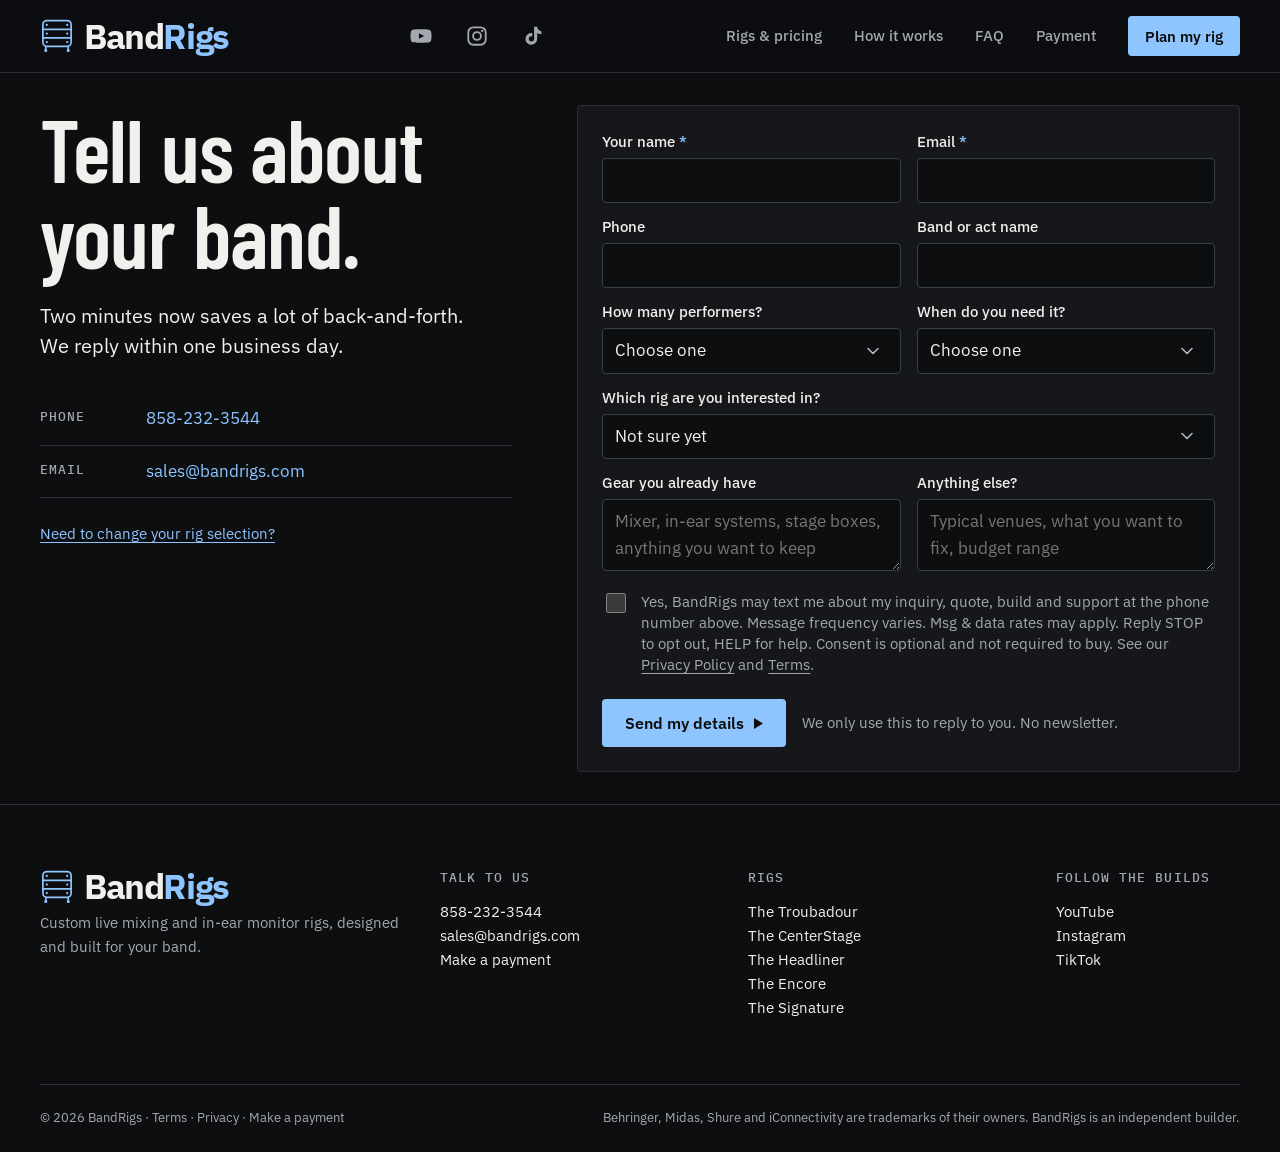
<file: plan/index.html>
<!doctype html>
<html lang="en"><head><meta charset="utf-8"><meta name="viewport" content="width=device-width, initial-scale=1">
<script>(function(){var h=location.hostname;if(h!=='bandrigs.com'&&h!=='www.bandrigs.com')return;var s=document.createElement('script');s.async=true;s.src='https://www.googletagmanager.com/gtag/js?id=G-QB3NVGBJ0Y';document.head.appendChild(s);window.dataLayer=window.dataLayer||[];window.gtag=function(){dataLayer.push(arguments)};gtag('js',new Date());gtag('config','G-QB3NVGBJ0Y');})();</script><script>(function(){var h=location.hostname;if(h!=='bandrigs.com'&&h!=='www.bandrigs.com')return;!function(f,b,e,v,n,t,s){if(f.fbq)return;n=f.fbq=function(){n.callMethod?n.callMethod.apply(n,arguments):n.queue.push(arguments)};if(!f._fbq)f._fbq=n;n.push=n;n.loaded=!0;n.version='2.0';n.queue=[];t=b.createElement(e);t.async=!0;t.src=v;s=b.getElementsByTagName(e)[0];s.parentNode.insertBefore(t,s)}(window,document,'script','https://connect.facebook.net/en_US/fbevents.js');fbq('init','1512121330810481');fbq('track','PageView');})();</script>
<title>Plan Your Rig: Free Consultation | BandRigs</title><meta name="description" content="Tell BandRigs about your band, your shows and your current gear. We reply within one business day with next steps for your in-ear or live mixing rig.">
<link rel="canonical" href="https://bandrigs.com/plan/"><meta name="theme-color" content="#0d0e10">
<meta property="og:type" content="website"><meta property="og:site_name" content="BandRigs"><meta property="og:title" content="Plan Your Rig: Free Consultation | BandRigs"><meta property="og:description" content="Tell BandRigs about your band, your shows and your current gear. We reply within one business day with next steps for your in-ear or live mixing rig."><meta property="og:url" content="https://bandrigs.com/plan/"><meta property="og:image" content="https://bandrigs.com/assets/og.jpg"><meta property="og:image:width" content="1200"><meta property="og:image:height" content="630"><meta name="twitter:card" content="summary_large_image">
<link rel="icon" href="/favicon.svg" type="image/svg+xml">
<link rel="preconnect" href="https://fonts.googleapis.com"><link rel="preconnect" href="https://fonts.gstatic.com" crossorigin>
<link rel="stylesheet" href="https://fonts.googleapis.com/css2?family=Barlow+Condensed:wght@600&family=IBM+Plex+Mono:wght@500&family=IBM+Plex+Sans:wght@400;500;600&display=swap">
<link rel="stylesheet" href="/styles.css?v=4954f342e6"><script type="module" src="/app.js?v=3a9efba922"></script><script type="application/ld+json">{"@context":"https://schema.org","@type":"Organization","@id":"https://bandrigs.com/#org","name":"BandRigs","url":"https://bandrigs.com/","logo":"https://bandrigs.com/assets/logo.svg","image":"https://bandrigs.com/assets/og.jpg","email":"sales@bandrigs.com","telephone":"+18582323544","description":"BandRigs designs and builds custom live mixing and in-ear monitor rack systems for artists and bands anywhere in the US.","areaServed":{"@type":"Country","name":"United States"},"sameAs":["https://www.youtube.com/@BandRigsChannel","https://www.instagram.com/bandrigs/","https://www.tiktok.com/@bandrigschannel"]}</script><script type="application/ld+json">{"@context":"https://schema.org","@type":"BreadcrumbList","itemListElement":[{"@type":"ListItem","position":1,"name":"Home","item":"https://bandrigs.com/"},{"@type":"ListItem","position":2,"name":"Plan my rig","item":"https://bandrigs.com/plan/"}]}</script>
</head><body>
<a class="skip" href="#main">Skip to content</a>
<header class="site-header"><div class="wrap head-row">
<a class="logo" href="/" aria-label="BandRigs home"><svg class="logo-mark" viewBox="0 0 100 100" width="34" height="34" aria-hidden="true"><g fill="none" stroke="#8ec5ff" stroke-width="5" stroke-linecap="round"><rect x="8.5" y="4.5" width="83" height="76" rx="12"/><path d="M8.5 30.5h83M8.5 55.5h83M17 81v8M83 81v8"/></g><g fill="#8ec5ff"><circle cx="20" cy="17.5" r="3.3"/><circle cx="80" cy="17.5" r="3.3"/><circle cx="20" cy="43" r="3.3"/><circle cx="80" cy="43" r="3.3"/><circle cx="20" cy="68" r="3.3"/><circle cx="80" cy="68" r="3.3"/><circle cx="17" cy="92.5" r="4.5"/><circle cx="83" cy="92.5" r="4.5"/></g></svg><span class="logo-text">Band<span>Rigs</span></span></a>
<div class="head-social"><a href="https://www.youtube.com/@BandRigsChannel/videos" rel="noopener" target="_blank" aria-label="BandRigs on YouTube"><svg viewBox="0 0 24 24" width="22" height="22" aria-hidden="true"><path fill="currentColor" d="M23 7.2a3 3 0 0 0-2.1-2.1C19 4.6 12 4.6 12 4.6s-7 0-8.9.5A3 3 0 0 0 1 7.2 31 31 0 0 0 .5 12a31 31 0 0 0 .5 4.8 3 3 0 0 0 2.1 2.1c1.9.5 8.9.5 8.9.5s7 0 8.9-.5a3 3 0 0 0 2.1-2.1 31 31 0 0 0 .5-4.8 31 31 0 0 0-.5-4.8zM9.75 15.02V8.98L15.5 12z"/></svg></a><a href="https://www.instagram.com/bandrigs/" rel="noopener" target="_blank" aria-label="BandRigs on Instagram"><svg viewBox="0 0 24 24" width="22" height="22" aria-hidden="true"><rect x="2.5" y="2.5" width="19" height="19" rx="5.5" fill="none" stroke="currentColor" stroke-width="2"/><circle cx="12" cy="12" r="4.3" fill="none" stroke="currentColor" stroke-width="2"/><circle cx="17.6" cy="6.4" r="1.3" fill="currentColor"/></svg></a><a href="https://www.tiktok.com/@bandrigschannel" rel="noopener" target="_blank" aria-label="BandRigs on TikTok"><svg viewBox="0 0 24 24" width="22" height="22" aria-hidden="true"><path fill="currentColor" d="M16.6 2h-3.4v13.1a2.9 2.9 0 1 1-2.9-2.9c.3 0 .6 0 .9.1V8.8a6.4 6.4 0 1 0 5.4 6.3V8.6a8 8 0 0 0 4.6 1.5V6.7a4.6 4.6 0 0 1-4.6-4.7z"/></svg></a></div>
<nav class="nav" id="nav" aria-label="Main"><a href="/systems/">Rigs & pricing</a><a href="/#how">How it works</a><a href="/#faq">FAQ</a><a href="/payment/">Payment</a><div class="nav-social"><a href="https://www.youtube.com/@BandRigsChannel/videos" rel="noopener" target="_blank" aria-label="BandRigs on YouTube"><svg viewBox="0 0 24 24" width="22" height="22" aria-hidden="true"><path fill="currentColor" d="M23 7.2a3 3 0 0 0-2.1-2.1C19 4.6 12 4.6 12 4.6s-7 0-8.9.5A3 3 0 0 0 1 7.2 31 31 0 0 0 .5 12a31 31 0 0 0 .5 4.8 3 3 0 0 0 2.1 2.1c1.9.5 8.9.5 8.9.5s7 0 8.9-.5a3 3 0 0 0 2.1-2.1 31 31 0 0 0 .5-4.8 31 31 0 0 0-.5-4.8zM9.75 15.02V8.98L15.5 12z"/></svg></a><a href="https://www.instagram.com/bandrigs/" rel="noopener" target="_blank" aria-label="BandRigs on Instagram"><svg viewBox="0 0 24 24" width="22" height="22" aria-hidden="true"><rect x="2.5" y="2.5" width="19" height="19" rx="5.5" fill="none" stroke="currentColor" stroke-width="2"/><circle cx="12" cy="12" r="4.3" fill="none" stroke="currentColor" stroke-width="2"/><circle cx="17.6" cy="6.4" r="1.3" fill="currentColor"/></svg></a><a href="https://www.tiktok.com/@bandrigschannel" rel="noopener" target="_blank" aria-label="BandRigs on TikTok"><svg viewBox="0 0 24 24" width="22" height="22" aria-hidden="true"><path fill="currentColor" d="M16.6 2h-3.4v13.1a2.9 2.9 0 1 1-2.9-2.9c.3 0 .6 0 .9.1V8.8a6.4 6.4 0 1 0 5.4 6.3V8.6a8 8 0 0 0 4.6 1.5V6.7a4.6 4.6 0 0 1-4.6-4.7z"/></svg></a></div></nav>
<a class="btn btn-primary btn-sm head-cta" href="/#finder">Plan my rig</a>
<button class="menu-btn" type="button" aria-expanded="false" aria-controls="nav" aria-label="Menu"><span></span><span></span></button>
</div></header>
<main id="main"><section class="page-head plan-head"><div class="wrap plan-grid"><div class="plan-intro"><h1>Tell us about your band.</h1><p class="lead">Two minutes now saves a lot of back-and-forth.<br>We reply within one business day.</p>
<dl class="specs compact"><div><dt>Phone</dt><dd><a href="tel:+18582323544">858-232-3544</a></dd></div><div><dt>Email</dt><dd><a href="mailto:sales@bandrigs.com">sales@bandrigs.com</a></dd></div></dl>
<div class="finder-summary" data-summary hidden></div>
<p class="change-rig"><a href="/#finder-restart">Need to change your rig selection?</a></p></div>
<form class="form" id="plan-form" novalidate>
<div class="form-grid">
<label class="field"><span>Your name <i aria-hidden="true">*</i></span><input name="name" autocomplete="name" required aria-required="true"></label>
<label class="field"><span>Email <i aria-hidden="true">*</i></span><input name="email" type="email" autocomplete="email" required aria-required="true"></label>
<label class="field"><span>Phone</span><input name="phone" type="tel" autocomplete="tel"></label>
<label class="field"><span>Band or act name</span><input name="band" autocomplete="organization"></label>
<label class="field"><span>How many performers?</span><select name="size"><option value="">Choose one</option><option>Solo artist</option><option>Duo</option><option>3–4 piece</option><option>5–6 piece</option><option>7 or more</option><option>Church or production team</option></select></label>
<label class="field"><span>When do you need it?</span><select name="timing"><option value="">Choose one</option><option>Within a month</option><option>1–3 months</option><option>3–6 months</option><option>Just exploring</option></select></label>
</div>
<label class="field"><span>Which rig are you interested in?</span><select name="system"><option value="">Not sure yet</option><option value="compact">The Troubadour: Solo &amp; Duo Artist Rig</option><option value="band">The CenterStage: Full Band Rig</option><option value="complete">The Headliner: Complete Live Rig</option><option value="upgrade">The Encore: Upgrade Your Rig</option><option value="custom">The Signature: Your Custom-Built Rig</option></select></label>
<div class="form-grid">
<label class="field"><span>Gear you already have</span><textarea name="gear" rows="2" placeholder="Mixer, in-ear systems, stage boxes, anything you want to keep"></textarea></label>
<label class="field"><span>Anything else?</span><textarea name="message" rows="2" placeholder="Typical venues, what you want to fix, budget range"></textarea></label>
</div>
<label class="consent"><input type="checkbox" name="sms" value="yes"><span>Yes, BandRigs may text me about my inquiry, quote, build and support at the phone number above. Message frequency varies. Msg &amp; data rates may apply. Reply STOP to opt out, HELP for help. Consent is optional and not required to buy. See our <a href="/privacy/">Privacy Policy</a> and <a href="/terms/">Terms</a>.</span></label>
<p class="error" id="plan-error" role="alert" hidden></p>
<div class="form-submit"><button class="btn btn-primary" type="submit">Send my details <span aria-hidden="true" class="arr"><svg class="tri" viewBox="0 0 10 12" width="9" height="11" aria-hidden="true"><path d="M0 0 10 6 0 12Z" fill="currentColor"/></svg></span></button>
<p class="small muted">We only use this to reply to you. No newsletter.</p></div>
</form></div></section></main>
<footer class="site-footer"><div class="wrap foot-grid">
<div><a class="logo" href="/" aria-label="BandRigs home"><svg class="logo-mark" viewBox="0 0 100 100" width="34" height="34" aria-hidden="true"><g fill="none" stroke="#8ec5ff" stroke-width="5" stroke-linecap="round"><rect x="8.5" y="4.5" width="83" height="76" rx="12"/><path d="M8.5 30.5h83M8.5 55.5h83M17 81v8M83 81v8"/></g><g fill="#8ec5ff"><circle cx="20" cy="17.5" r="3.3"/><circle cx="80" cy="17.5" r="3.3"/><circle cx="20" cy="43" r="3.3"/><circle cx="80" cy="43" r="3.3"/><circle cx="20" cy="68" r="3.3"/><circle cx="80" cy="68" r="3.3"/><circle cx="17" cy="92.5" r="4.5"/><circle cx="83" cy="92.5" r="4.5"/></g></svg><span class="logo-text">Band<span>Rigs</span></span></a><p class="muted">Custom live mixing and in-ear monitor rigs, designed and built for your band.</p></div>
<div><p class="label">Talk to us</p><p><a href="tel:+18582323544">858-232-3544</a><br><a href="mailto:sales@bandrigs.com">sales@bandrigs.com</a><br><a href="/payment/">Make a payment</a></p></div>
<div><p class="label">Rigs</p><p><a href="/systems/compact/">The Troubadour</a><br><a href="/systems/band/">The CenterStage</a><br><a href="/systems/complete/">The Headliner</a><br><a href="/systems/upgrade/">The Encore</a><br><a href="/systems/custom/">The Signature</a></p></div>
<div><p class="label">Follow the builds</p><p class="socials">
<a href="https://www.youtube.com/@BandRigsChannel/videos" rel="noopener" target="_blank">YouTube</a><br>
<a href="https://www.instagram.com/bandrigs/" rel="noopener" target="_blank">Instagram</a><br>
<a href="https://www.tiktok.com/@bandrigschannel" rel="noopener" target="_blank">TikTok</a></p></div>
</div><div class="wrap foot-base"><span>© 2026 BandRigs · <a href="/terms/">Terms</a> · <a href="/privacy/">Privacy</a> · <a href="/payment/">Make a payment</a></span><span>Behringer, Midas, Shure and iConnectivity are trademarks of their owners. BandRigs is an independent builder.</span></div></footer>
</body></html>
</file>
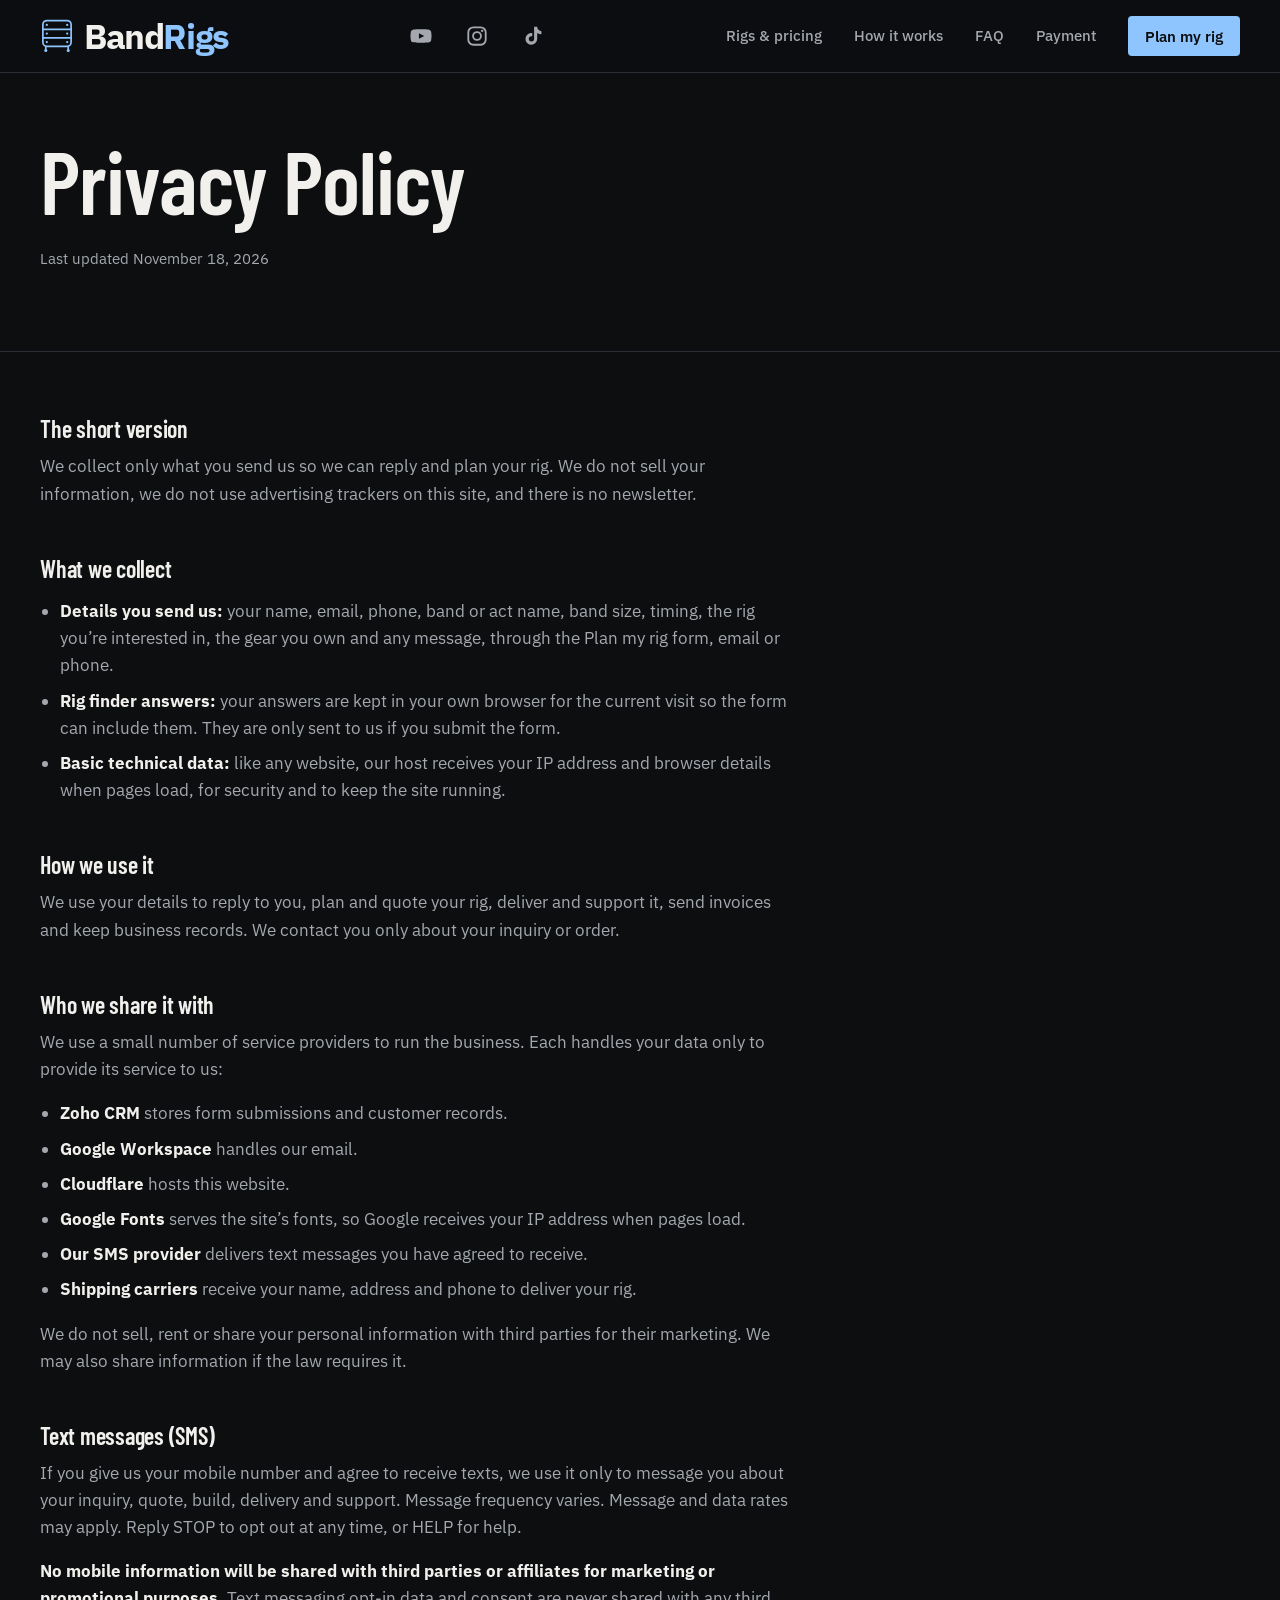
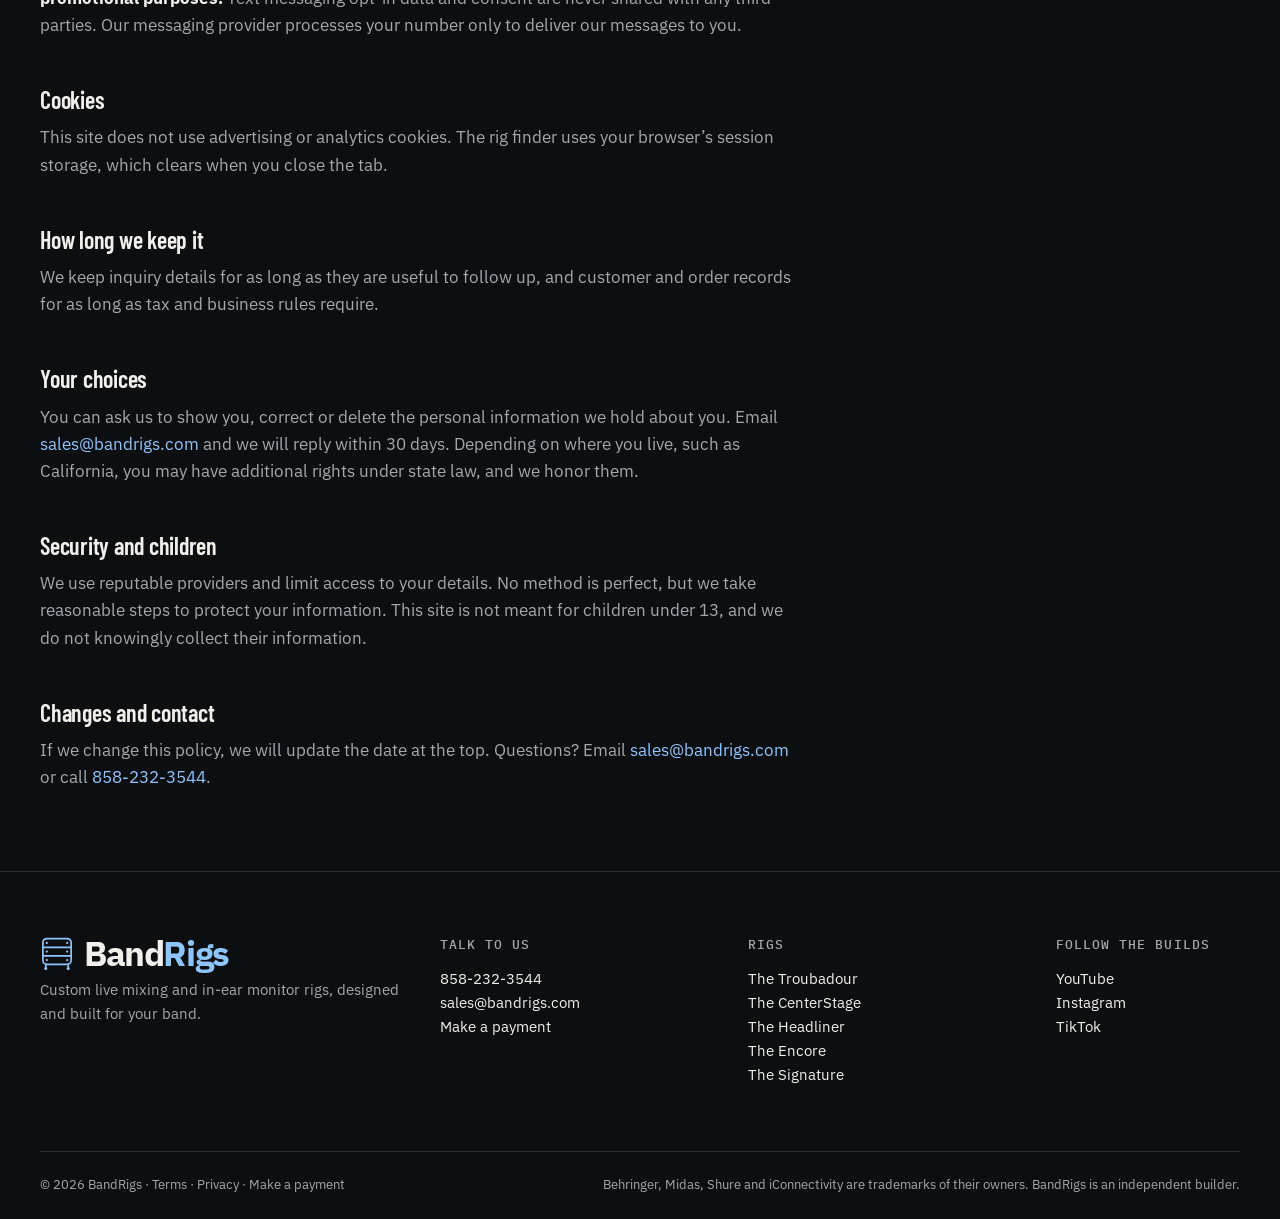
<file: privacy/index.html>
<!doctype html>
<html lang="en"><head><meta charset="utf-8"><meta name="viewport" content="width=device-width, initial-scale=1">
<script>(function(){var h=location.hostname;if(h!=='bandrigs.com'&&h!=='www.bandrigs.com')return;var s=document.createElement('script');s.async=true;s.src='https://www.googletagmanager.com/gtag/js?id=G-QB3NVGBJ0Y';document.head.appendChild(s);window.dataLayer=window.dataLayer||[];window.gtag=function(){dataLayer.push(arguments)};gtag('js',new Date());gtag('config','G-QB3NVGBJ0Y');})();</script><script>(function(){var h=location.hostname;if(h!=='bandrigs.com'&&h!=='www.bandrigs.com')return;!function(f,b,e,v,n,t,s){if(f.fbq)return;n=f.fbq=function(){n.callMethod?n.callMethod.apply(n,arguments):n.queue.push(arguments)};if(!f._fbq)f._fbq=n;n.push=n;n.loaded=!0;n.version='2.0';n.queue=[];t=b.createElement(e);t.async=!0;t.src=v;s=b.getElementsByTagName(e)[0];s.parentNode.insertBefore(t,s)}(window,document,'script','https://connect.facebook.net/en_US/fbevents.js');fbq('init','1512121330810481');fbq('track','PageView');})();</script>
<title>Privacy Policy | BandRigs</title><meta name="description" content="How BandRigs collects, uses and protects the details you send through the rig finder, the plan my rig form, email and phone.">
<link rel="canonical" href="https://bandrigs.com/privacy/"><meta name="theme-color" content="#0d0e10">
<meta property="og:type" content="website"><meta property="og:site_name" content="BandRigs"><meta property="og:title" content="Privacy Policy | BandRigs"><meta property="og:description" content="How BandRigs collects, uses and protects the details you send through the rig finder, the plan my rig form, email and phone."><meta property="og:url" content="https://bandrigs.com/privacy/"><meta property="og:image" content="https://bandrigs.com/assets/og.jpg"><meta property="og:image:width" content="1200"><meta property="og:image:height" content="630"><meta name="twitter:card" content="summary_large_image">
<link rel="icon" href="/favicon.svg" type="image/svg+xml">
<link rel="preconnect" href="https://fonts.googleapis.com"><link rel="preconnect" href="https://fonts.gstatic.com" crossorigin>
<link rel="stylesheet" href="https://fonts.googleapis.com/css2?family=Barlow+Condensed:wght@600&family=IBM+Plex+Mono:wght@500&family=IBM+Plex+Sans:wght@400;500;600&display=swap">
<link rel="stylesheet" href="/styles.css?v=4954f342e6"><script type="module" src="/app.js?v=3a9efba922"></script><script type="application/ld+json">{"@context":"https://schema.org","@type":"Organization","@id":"https://bandrigs.com/#org","name":"BandRigs","url":"https://bandrigs.com/","logo":"https://bandrigs.com/assets/logo.svg","image":"https://bandrigs.com/assets/og.jpg","email":"sales@bandrigs.com","telephone":"+18582323544","description":"BandRigs designs and builds custom live mixing and in-ear monitor rack systems for artists and bands anywhere in the US.","areaServed":{"@type":"Country","name":"United States"},"sameAs":["https://www.youtube.com/@BandRigsChannel","https://www.instagram.com/bandrigs/","https://www.tiktok.com/@bandrigschannel"]}</script><script type="application/ld+json">{"@context":"https://schema.org","@type":"BreadcrumbList","itemListElement":[{"@type":"ListItem","position":1,"name":"Home","item":"https://bandrigs.com/"},{"@type":"ListItem","position":2,"name":"Privacy Policy","item":"https://bandrigs.com/privacy/"}]}</script>
</head><body>
<a class="skip" href="#main">Skip to content</a>
<header class="site-header"><div class="wrap head-row">
<a class="logo" href="/" aria-label="BandRigs home"><svg class="logo-mark" viewBox="0 0 100 100" width="34" height="34" aria-hidden="true"><g fill="none" stroke="#8ec5ff" stroke-width="5" stroke-linecap="round"><rect x="8.5" y="4.5" width="83" height="76" rx="12"/><path d="M8.5 30.5h83M8.5 55.5h83M17 81v8M83 81v8"/></g><g fill="#8ec5ff"><circle cx="20" cy="17.5" r="3.3"/><circle cx="80" cy="17.5" r="3.3"/><circle cx="20" cy="43" r="3.3"/><circle cx="80" cy="43" r="3.3"/><circle cx="20" cy="68" r="3.3"/><circle cx="80" cy="68" r="3.3"/><circle cx="17" cy="92.5" r="4.5"/><circle cx="83" cy="92.5" r="4.5"/></g></svg><span class="logo-text">Band<span>Rigs</span></span></a>
<div class="head-social"><a href="https://www.youtube.com/@BandRigsChannel/videos" rel="noopener" target="_blank" aria-label="BandRigs on YouTube"><svg viewBox="0 0 24 24" width="22" height="22" aria-hidden="true"><path fill="currentColor" d="M23 7.2a3 3 0 0 0-2.1-2.1C19 4.6 12 4.6 12 4.6s-7 0-8.9.5A3 3 0 0 0 1 7.2 31 31 0 0 0 .5 12a31 31 0 0 0 .5 4.8 3 3 0 0 0 2.1 2.1c1.9.5 8.9.5 8.9.5s7 0 8.9-.5a3 3 0 0 0 2.1-2.1 31 31 0 0 0 .5-4.8 31 31 0 0 0-.5-4.8zM9.75 15.02V8.98L15.5 12z"/></svg></a><a href="https://www.instagram.com/bandrigs/" rel="noopener" target="_blank" aria-label="BandRigs on Instagram"><svg viewBox="0 0 24 24" width="22" height="22" aria-hidden="true"><rect x="2.5" y="2.5" width="19" height="19" rx="5.5" fill="none" stroke="currentColor" stroke-width="2"/><circle cx="12" cy="12" r="4.3" fill="none" stroke="currentColor" stroke-width="2"/><circle cx="17.6" cy="6.4" r="1.3" fill="currentColor"/></svg></a><a href="https://www.tiktok.com/@bandrigschannel" rel="noopener" target="_blank" aria-label="BandRigs on TikTok"><svg viewBox="0 0 24 24" width="22" height="22" aria-hidden="true"><path fill="currentColor" d="M16.6 2h-3.4v13.1a2.9 2.9 0 1 1-2.9-2.9c.3 0 .6 0 .9.1V8.8a6.4 6.4 0 1 0 5.4 6.3V8.6a8 8 0 0 0 4.6 1.5V6.7a4.6 4.6 0 0 1-4.6-4.7z"/></svg></a></div>
<nav class="nav" id="nav" aria-label="Main"><a href="/systems/">Rigs & pricing</a><a href="/#how">How it works</a><a href="/#faq">FAQ</a><a href="/payment/">Payment</a><div class="nav-social"><a href="https://www.youtube.com/@BandRigsChannel/videos" rel="noopener" target="_blank" aria-label="BandRigs on YouTube"><svg viewBox="0 0 24 24" width="22" height="22" aria-hidden="true"><path fill="currentColor" d="M23 7.2a3 3 0 0 0-2.1-2.1C19 4.6 12 4.6 12 4.6s-7 0-8.9.5A3 3 0 0 0 1 7.2 31 31 0 0 0 .5 12a31 31 0 0 0 .5 4.8 3 3 0 0 0 2.1 2.1c1.9.5 8.9.5 8.9.5s7 0 8.9-.5a3 3 0 0 0 2.1-2.1 31 31 0 0 0 .5-4.8 31 31 0 0 0-.5-4.8zM9.75 15.02V8.98L15.5 12z"/></svg></a><a href="https://www.instagram.com/bandrigs/" rel="noopener" target="_blank" aria-label="BandRigs on Instagram"><svg viewBox="0 0 24 24" width="22" height="22" aria-hidden="true"><rect x="2.5" y="2.5" width="19" height="19" rx="5.5" fill="none" stroke="currentColor" stroke-width="2"/><circle cx="12" cy="12" r="4.3" fill="none" stroke="currentColor" stroke-width="2"/><circle cx="17.6" cy="6.4" r="1.3" fill="currentColor"/></svg></a><a href="https://www.tiktok.com/@bandrigschannel" rel="noopener" target="_blank" aria-label="BandRigs on TikTok"><svg viewBox="0 0 24 24" width="22" height="22" aria-hidden="true"><path fill="currentColor" d="M16.6 2h-3.4v13.1a2.9 2.9 0 1 1-2.9-2.9c.3 0 .6 0 .9.1V8.8a6.4 6.4 0 1 0 5.4 6.3V8.6a8 8 0 0 0 4.6 1.5V6.7a4.6 4.6 0 0 1-4.6-4.7z"/></svg></a></div></nav>
<a class="btn btn-primary btn-sm head-cta" href="/#finder">Plan my rig</a>
<button class="menu-btn" type="button" aria-expanded="false" aria-controls="nav" aria-label="Menu"><span></span><span></span></button>
</div></header>
<main id="main"><section class="page-head"><div class="wrap"><h1>Privacy Policy</h1><p class="small muted">Last updated November 18, 2026</p></div></section>
<section class="section tight"><div class="wrap legal"><h2>The short version</h2><p>We collect only what you send us so we can reply and plan your rig. We do not sell your information, we do not use advertising trackers on this site, and there is no newsletter.</p>
<h2>What we collect</h2><ul><li><strong>Details you send us:</strong> your name, email, phone, band or act name, band size, timing, the rig you’re interested in, the gear you own and any message, through the Plan my rig form, email or phone.</li><li><strong>Rig finder answers:</strong> your answers are kept in your own browser for the current visit so the form can include them. They are only sent to us if you submit the form.</li><li><strong>Basic technical data:</strong> like any website, our host receives your IP address and browser details when pages load, for security and to keep the site running.</li></ul>
<h2>How we use it</h2><p>We use your details to reply to you, plan and quote your rig, deliver and support it, send invoices and keep business records. We contact you only about your inquiry or order.</p>
<h2>Who we share it with</h2><p>We use a small number of service providers to run the business. Each handles your data only to provide its service to us:</p><ul><li><strong>Zoho CRM</strong> stores form submissions and customer records.</li><li><strong>Google Workspace</strong> handles our email.</li><li><strong>Cloudflare</strong> hosts this website.</li><li><strong>Google Fonts</strong> serves the site’s fonts, so Google receives your IP address when pages load.</li><li><strong>Our SMS provider</strong> delivers text messages you have agreed to receive.</li><li><strong>Shipping carriers</strong> receive your name, address and phone to deliver your rig.</li></ul><p>We do not sell, rent or share your personal information with third parties for their marketing. We may also share information if the law requires it.</p>
<h2>Text messages (SMS)</h2><p>If you give us your mobile number and agree to receive texts, we use it only to message you about your inquiry, quote, build, delivery and support. Message frequency varies. Message and data rates may apply. Reply STOP to opt out at any time, or HELP for help.</p><p><strong>No mobile information will be shared with third parties or affiliates for marketing or promotional purposes.</strong> Text messaging opt-in data and consent are never shared with any third parties. Our messaging provider processes your number only to deliver our messages to you.</p>
<h2>Cookies</h2><p>This site does not use advertising or analytics cookies. The rig finder uses your browser’s session storage, which clears when you close the tab.</p>
<h2>How long we keep it</h2><p>We keep inquiry details for as long as they are useful to follow up, and customer and order records for as long as tax and business rules require.</p>
<h2>Your choices</h2><p>You can ask us to show you, correct or delete the personal information we hold about you. Email <a href="mailto:sales@bandrigs.com">sales@bandrigs.com</a> and we will reply within 30 days. Depending on where you live, such as California, you may have additional rights under state law, and we honor them.</p>
<h2>Security and children</h2><p>We use reputable providers and limit access to your details. No method is perfect, but we take reasonable steps to protect your information. This site is not meant for children under 13, and we do not knowingly collect their information.</p>
<h2>Changes and contact</h2><p>If we change this policy, we will update the date at the top. Questions? Email <a href="mailto:sales@bandrigs.com">sales@bandrigs.com</a> or call <a href="tel:+18582323544">858-232-3544</a>.</p></div></section></main>
<footer class="site-footer"><div class="wrap foot-grid">
<div><a class="logo" href="/" aria-label="BandRigs home"><svg class="logo-mark" viewBox="0 0 100 100" width="34" height="34" aria-hidden="true"><g fill="none" stroke="#8ec5ff" stroke-width="5" stroke-linecap="round"><rect x="8.5" y="4.5" width="83" height="76" rx="12"/><path d="M8.5 30.5h83M8.5 55.5h83M17 81v8M83 81v8"/></g><g fill="#8ec5ff"><circle cx="20" cy="17.5" r="3.3"/><circle cx="80" cy="17.5" r="3.3"/><circle cx="20" cy="43" r="3.3"/><circle cx="80" cy="43" r="3.3"/><circle cx="20" cy="68" r="3.3"/><circle cx="80" cy="68" r="3.3"/><circle cx="17" cy="92.5" r="4.5"/><circle cx="83" cy="92.5" r="4.5"/></g></svg><span class="logo-text">Band<span>Rigs</span></span></a><p class="muted">Custom live mixing and in-ear monitor rigs, designed and built for your band.</p></div>
<div><p class="label">Talk to us</p><p><a href="tel:+18582323544">858-232-3544</a><br><a href="mailto:sales@bandrigs.com">sales@bandrigs.com</a><br><a href="/payment/">Make a payment</a></p></div>
<div><p class="label">Rigs</p><p><a href="/systems/compact/">The Troubadour</a><br><a href="/systems/band/">The CenterStage</a><br><a href="/systems/complete/">The Headliner</a><br><a href="/systems/upgrade/">The Encore</a><br><a href="/systems/custom/">The Signature</a></p></div>
<div><p class="label">Follow the builds</p><p class="socials">
<a href="https://www.youtube.com/@BandRigsChannel/videos" rel="noopener" target="_blank">YouTube</a><br>
<a href="https://www.instagram.com/bandrigs/" rel="noopener" target="_blank">Instagram</a><br>
<a href="https://www.tiktok.com/@bandrigschannel" rel="noopener" target="_blank">TikTok</a></p></div>
</div><div class="wrap foot-base"><span>© 2026 BandRigs · <a href="/terms/">Terms</a> · <a href="/privacy/">Privacy</a> · <a href="/payment/">Make a payment</a></span><span>Behringer, Midas, Shure and iConnectivity are trademarks of their owners. BandRigs is an independent builder.</span></div></footer>
</body></html>
</file>
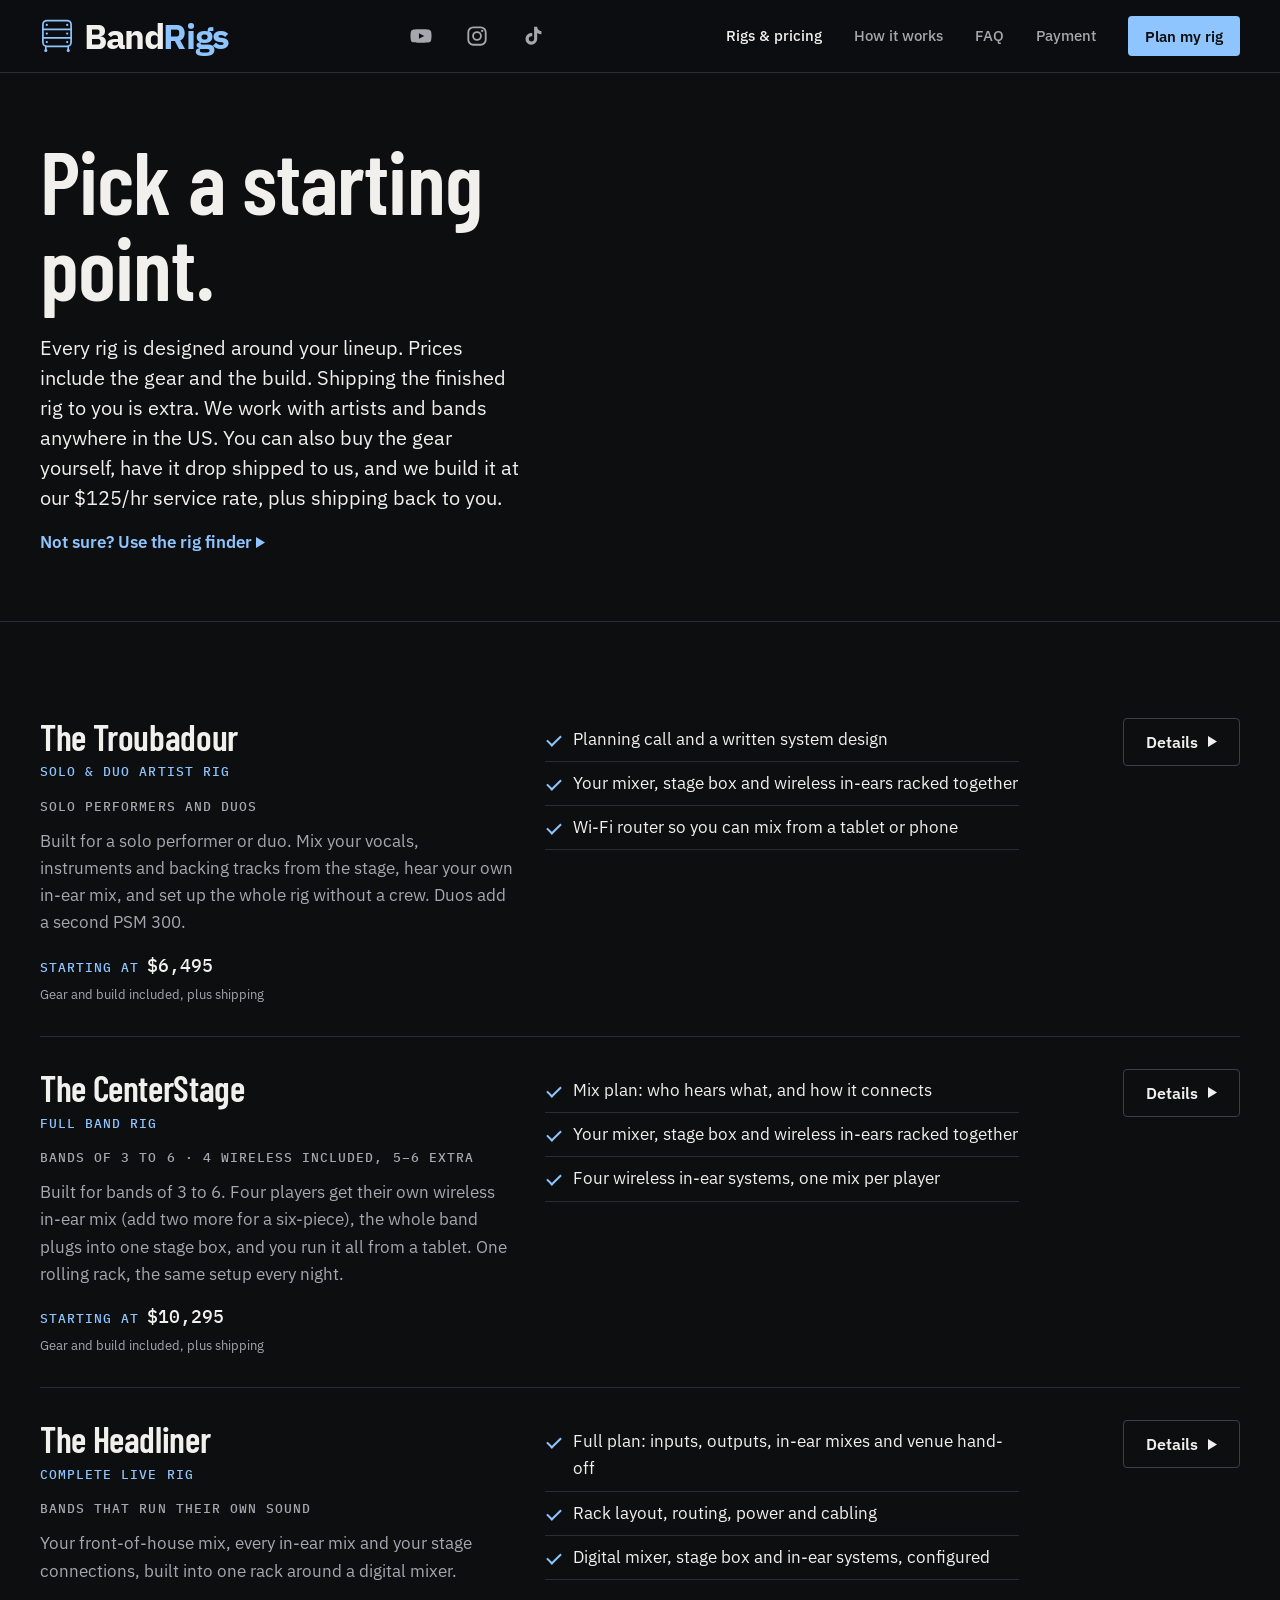
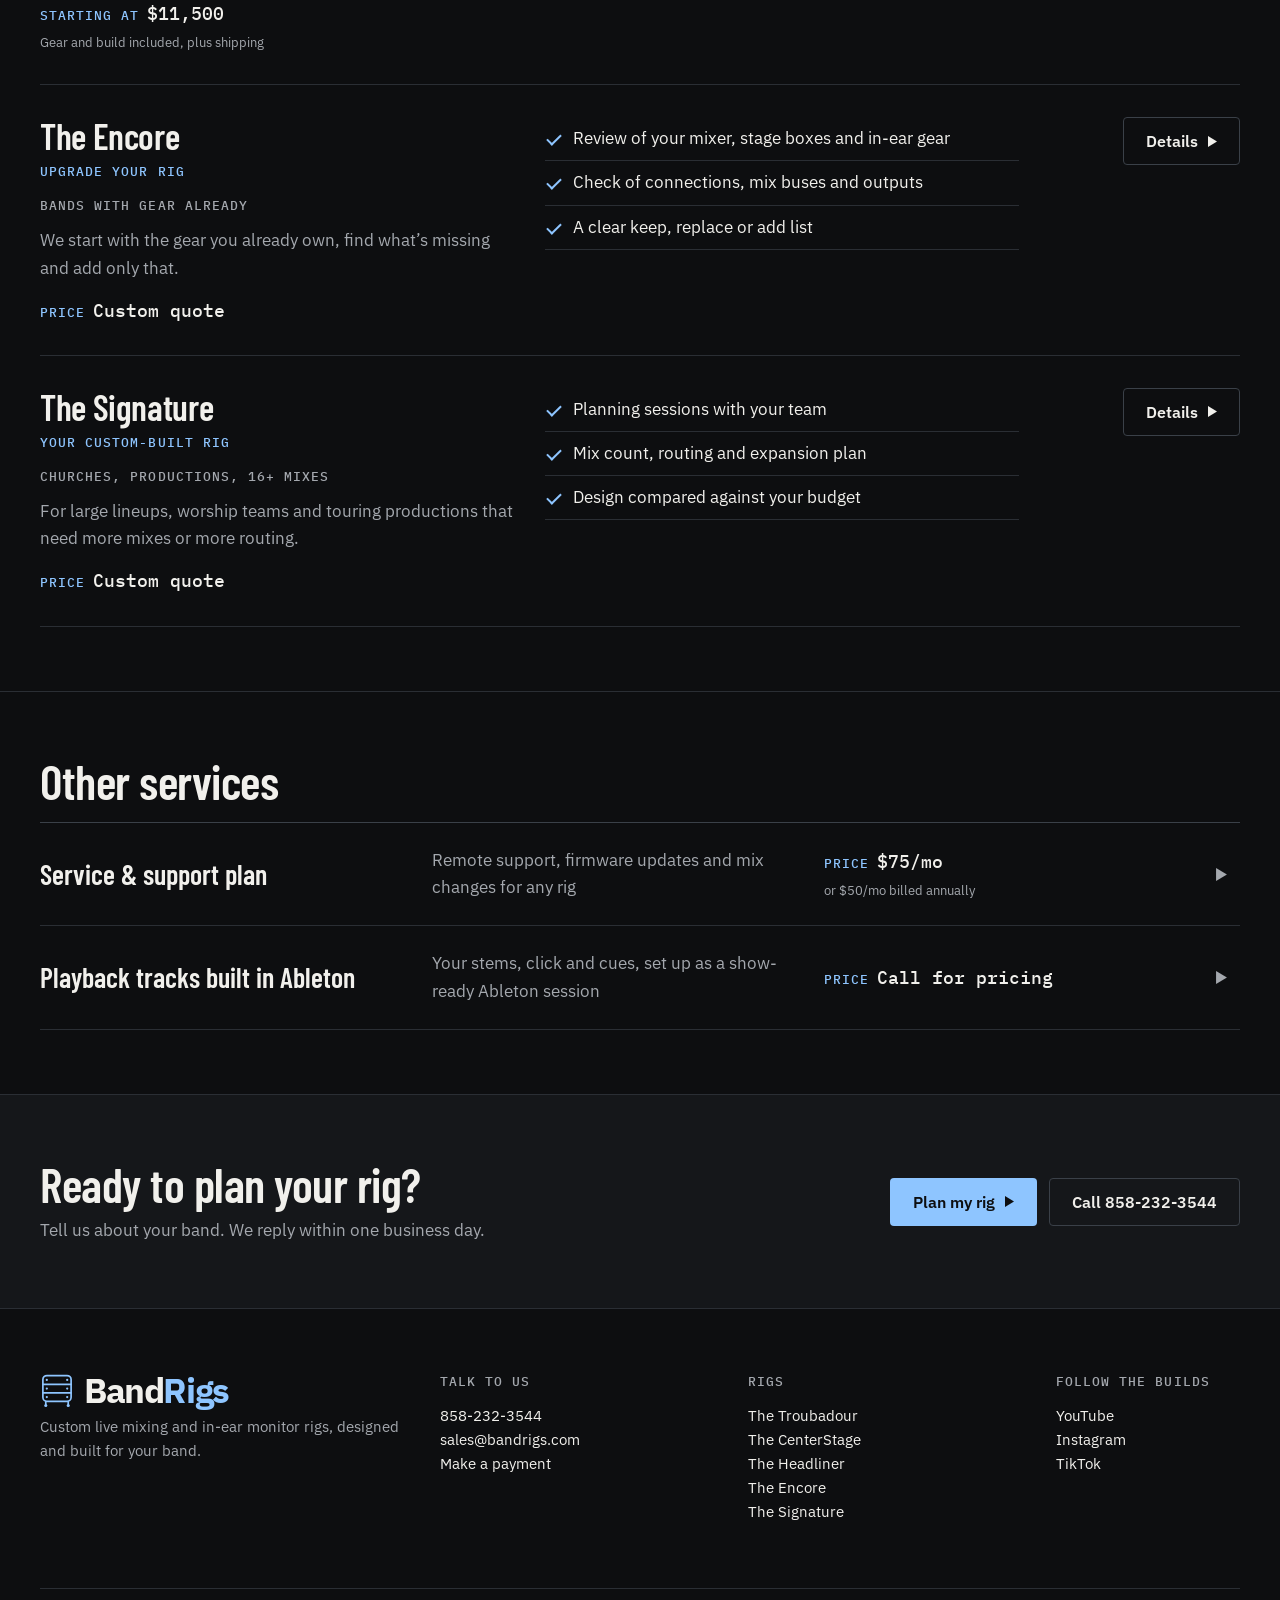
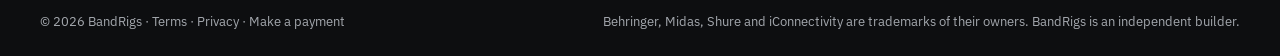
<file: systems/index.html>
<!doctype html>
<html lang="en"><head><meta charset="utf-8"><meta name="viewport" content="width=device-width, initial-scale=1">
<script>(function(){var h=location.hostname;if(h!=='bandrigs.com'&&h!=='www.bandrigs.com')return;var s=document.createElement('script');s.async=true;s.src='https://www.googletagmanager.com/gtag/js?id=G-QB3NVGBJ0Y';document.head.appendChild(s);window.dataLayer=window.dataLayer||[];window.gtag=function(){dataLayer.push(arguments)};gtag('js',new Date());gtag('config','G-QB3NVGBJ0Y');})();</script><script>(function(){var h=location.hostname;if(h!=='bandrigs.com'&&h!=='www.bandrigs.com')return;!function(f,b,e,v,n,t,s){if(f.fbq)return;n=f.fbq=function(){n.callMethod?n.callMethod.apply(n,arguments):n.queue.push(arguments)};if(!f._fbq)f._fbq=n;n.push=n;n.loaded=!0;n.version='2.0';n.queue=[];t=b.createElement(e);t.async=!0;t.src=v;s=b.getElementsByTagName(e)[0];s.parentNode.insertBefore(t,s)}(window,document,'script','https://connect.facebook.net/en_US/fbevents.js');fbq('init','1512121330810481');fbq('track','PageView');})();</script>
<title>In-Ear Monitor Rigs &amp; Pricing for Bands | BandRigs</title><meta name="description" content="Compare BandRigs rigs: The Troubadour solo and duo rig from $6,495, The CenterStage full band rig from $10,295, The Headliner complete live rig from $11,500, plus The Encore upgrades and The Signature custom builds.">
<link rel="canonical" href="https://bandrigs.com/systems/"><meta name="theme-color" content="#0d0e10">
<meta property="og:type" content="website"><meta property="og:site_name" content="BandRigs"><meta property="og:title" content="In-Ear Monitor Rigs &amp; Pricing for Bands | BandRigs"><meta property="og:description" content="Compare BandRigs rigs: The Troubadour solo and duo rig from $6,495, The CenterStage full band rig from $10,295, The Headliner complete live rig from $11,500, plus The Encore upgrades and The Signature custom builds."><meta property="og:url" content="https://bandrigs.com/systems/"><meta property="og:image" content="https://bandrigs.com/assets/og.jpg"><meta property="og:image:width" content="1200"><meta property="og:image:height" content="630"><meta name="twitter:card" content="summary_large_image">
<link rel="icon" href="/favicon.svg" type="image/svg+xml">
<link rel="preconnect" href="https://fonts.googleapis.com"><link rel="preconnect" href="https://fonts.gstatic.com" crossorigin>
<link rel="stylesheet" href="https://fonts.googleapis.com/css2?family=Barlow+Condensed:wght@600&family=IBM+Plex+Mono:wght@500&family=IBM+Plex+Sans:wght@400;500;600&display=swap">
<link rel="stylesheet" href="/styles.css?v=4954f342e6"><script type="module" src="/app.js?v=3a9efba922"></script><script type="application/ld+json">{"@context":"https://schema.org","@type":"Organization","@id":"https://bandrigs.com/#org","name":"BandRigs","url":"https://bandrigs.com/","logo":"https://bandrigs.com/assets/logo.svg","image":"https://bandrigs.com/assets/og.jpg","email":"sales@bandrigs.com","telephone":"+18582323544","description":"BandRigs designs and builds custom live mixing and in-ear monitor rack systems for artists and bands anywhere in the US.","areaServed":{"@type":"Country","name":"United States"},"sameAs":["https://www.youtube.com/@BandRigsChannel","https://www.instagram.com/bandrigs/","https://www.tiktok.com/@bandrigschannel"]}</script><script type="application/ld+json">{"@context":"https://schema.org","@type":"BreadcrumbList","itemListElement":[{"@type":"ListItem","position":1,"name":"Home","item":"https://bandrigs.com/"},{"@type":"ListItem","position":2,"name":"Rigs & pricing","item":"https://bandrigs.com/systems/"}]}</script>
</head><body>
<a class="skip" href="#main">Skip to content</a>
<header class="site-header"><div class="wrap head-row">
<a class="logo" href="/" aria-label="BandRigs home"><svg class="logo-mark" viewBox="0 0 100 100" width="34" height="34" aria-hidden="true"><g fill="none" stroke="#8ec5ff" stroke-width="5" stroke-linecap="round"><rect x="8.5" y="4.5" width="83" height="76" rx="12"/><path d="M8.5 30.5h83M8.5 55.5h83M17 81v8M83 81v8"/></g><g fill="#8ec5ff"><circle cx="20" cy="17.5" r="3.3"/><circle cx="80" cy="17.5" r="3.3"/><circle cx="20" cy="43" r="3.3"/><circle cx="80" cy="43" r="3.3"/><circle cx="20" cy="68" r="3.3"/><circle cx="80" cy="68" r="3.3"/><circle cx="17" cy="92.5" r="4.5"/><circle cx="83" cy="92.5" r="4.5"/></g></svg><span class="logo-text">Band<span>Rigs</span></span></a>
<div class="head-social"><a href="https://www.youtube.com/@BandRigsChannel/videos" rel="noopener" target="_blank" aria-label="BandRigs on YouTube"><svg viewBox="0 0 24 24" width="22" height="22" aria-hidden="true"><path fill="currentColor" d="M23 7.2a3 3 0 0 0-2.1-2.1C19 4.6 12 4.6 12 4.6s-7 0-8.9.5A3 3 0 0 0 1 7.2 31 31 0 0 0 .5 12a31 31 0 0 0 .5 4.8 3 3 0 0 0 2.1 2.1c1.9.5 8.9.5 8.9.5s7 0 8.9-.5a3 3 0 0 0 2.1-2.1 31 31 0 0 0 .5-4.8 31 31 0 0 0-.5-4.8zM9.75 15.02V8.98L15.5 12z"/></svg></a><a href="https://www.instagram.com/bandrigs/" rel="noopener" target="_blank" aria-label="BandRigs on Instagram"><svg viewBox="0 0 24 24" width="22" height="22" aria-hidden="true"><rect x="2.5" y="2.5" width="19" height="19" rx="5.5" fill="none" stroke="currentColor" stroke-width="2"/><circle cx="12" cy="12" r="4.3" fill="none" stroke="currentColor" stroke-width="2"/><circle cx="17.6" cy="6.4" r="1.3" fill="currentColor"/></svg></a><a href="https://www.tiktok.com/@bandrigschannel" rel="noopener" target="_blank" aria-label="BandRigs on TikTok"><svg viewBox="0 0 24 24" width="22" height="22" aria-hidden="true"><path fill="currentColor" d="M16.6 2h-3.4v13.1a2.9 2.9 0 1 1-2.9-2.9c.3 0 .6 0 .9.1V8.8a6.4 6.4 0 1 0 5.4 6.3V8.6a8 8 0 0 0 4.6 1.5V6.7a4.6 4.6 0 0 1-4.6-4.7z"/></svg></a></div>
<nav class="nav" id="nav" aria-label="Main"><a href="/systems/" aria-current="page">Rigs & pricing</a><a href="/#how">How it works</a><a href="/#faq">FAQ</a><a href="/payment/">Payment</a><div class="nav-social"><a href="https://www.youtube.com/@BandRigsChannel/videos" rel="noopener" target="_blank" aria-label="BandRigs on YouTube"><svg viewBox="0 0 24 24" width="22" height="22" aria-hidden="true"><path fill="currentColor" d="M23 7.2a3 3 0 0 0-2.1-2.1C19 4.6 12 4.6 12 4.6s-7 0-8.9.5A3 3 0 0 0 1 7.2 31 31 0 0 0 .5 12a31 31 0 0 0 .5 4.8 3 3 0 0 0 2.1 2.1c1.9.5 8.9.5 8.9.5s7 0 8.9-.5a3 3 0 0 0 2.1-2.1 31 31 0 0 0 .5-4.8 31 31 0 0 0-.5-4.8zM9.75 15.02V8.98L15.5 12z"/></svg></a><a href="https://www.instagram.com/bandrigs/" rel="noopener" target="_blank" aria-label="BandRigs on Instagram"><svg viewBox="0 0 24 24" width="22" height="22" aria-hidden="true"><rect x="2.5" y="2.5" width="19" height="19" rx="5.5" fill="none" stroke="currentColor" stroke-width="2"/><circle cx="12" cy="12" r="4.3" fill="none" stroke="currentColor" stroke-width="2"/><circle cx="17.6" cy="6.4" r="1.3" fill="currentColor"/></svg></a><a href="https://www.tiktok.com/@bandrigschannel" rel="noopener" target="_blank" aria-label="BandRigs on TikTok"><svg viewBox="0 0 24 24" width="22" height="22" aria-hidden="true"><path fill="currentColor" d="M16.6 2h-3.4v13.1a2.9 2.9 0 1 1-2.9-2.9c.3 0 .6 0 .9.1V8.8a6.4 6.4 0 1 0 5.4 6.3V8.6a8 8 0 0 0 4.6 1.5V6.7a4.6 4.6 0 0 1-4.6-4.7z"/></svg></a></div></nav>
<a class="btn btn-primary btn-sm head-cta" href="/#finder">Plan my rig</a>
<button class="menu-btn" type="button" aria-expanded="false" aria-controls="nav" aria-label="Menu"><span></span><span></span></button>
</div></header>
<main id="main"><section class="page-head"><div class="wrap"><h1>Pick a starting point.</h1><p class="lead">Every rig is designed around your lineup. Prices include the gear and the build. Shipping the finished rig to you is extra. We work with artists and bands anywhere in the US. You can also buy the gear yourself, have it drop shipped to us, and we build it at our <span class="nowrap">$125/hr</span> service rate, plus shipping back to you.</p><a class="quiet" href="/#finder">Not sure? Use the rig finder <span aria-hidden="true" class="arr"><svg class="tri" viewBox="0 0 10 12" width="9" height="11" aria-hidden="true"><path d="M0 0 10 6 0 12Z" fill="currentColor"/></svg></span></a></div></section>
<section class="section tight"><div class="wrap pkg-list"><article class="pkg"><div class="pkg-main"><h2><a href="/systems/compact/">The Troubadour</a></h2><p class="rig-sub">Solo &amp; Duo Artist Rig</p><p class="label">Solo performers and duos</p><p class="muted">Built for a solo performer or duo. Mix your vocals, instruments and backing tracks from the stage, hear your own in-ear mix, and set up the whole rig without a crew. Duos add a second PSM 300.</p><span class="price"><span class="label">Starting at</span> $6,495<span class="price-note">Gear and build included, plus shipping</span></span></div><ul class="ticks"><li>Planning call and a written system design</li><li>Your mixer, stage box and wireless in-ears racked together</li><li>Wi-Fi router so you can mix from a tablet or phone</li></ul><a class="btn btn-secondary" href="/systems/compact/">Details <span aria-hidden="true" class="arr"><svg class="tri" viewBox="0 0 10 12" width="9" height="11" aria-hidden="true"><path d="M0 0 10 6 0 12Z" fill="currentColor"/></svg></span></a></article><article class="pkg"><div class="pkg-main"><h2><a href="/systems/band/">The CenterStage</a></h2><p class="rig-sub">Full Band Rig</p><p class="label">Bands of 3 to 6 · 4 wireless included, 5–6 extra</p><p class="muted">Built for bands of 3 to 6. Four players get their own wireless in-ear mix (add two more for a six-piece), the whole band plugs into one stage box, and you run it all from a tablet. One rolling rack, the same setup every night.</p><span class="price"><span class="label">Starting at</span> $10,295<span class="price-note">Gear and build included, plus shipping</span></span></div><ul class="ticks"><li>Mix plan: who hears what, and how it connects</li><li>Your mixer, stage box and wireless in-ears racked together</li><li>Four wireless in-ear systems, one mix per player</li></ul><a class="btn btn-secondary" href="/systems/band/">Details <span aria-hidden="true" class="arr"><svg class="tri" viewBox="0 0 10 12" width="9" height="11" aria-hidden="true"><path d="M0 0 10 6 0 12Z" fill="currentColor"/></svg></span></a></article><article class="pkg"><div class="pkg-main"><h2><a href="/systems/complete/">The Headliner</a></h2><p class="rig-sub">Complete Live Rig</p><p class="label">Bands that run their own sound</p><p class="muted">Your front-of-house mix, every in-ear mix and your stage connections, built into one rack around a digital mixer.</p><span class="price"><span class="label">Starting at</span> $11,500<span class="price-note">Gear and build included, plus shipping</span></span></div><ul class="ticks"><li>Full plan: inputs, outputs, in-ear mixes and venue hand-off</li><li>Rack layout, routing, power and cabling</li><li>Digital mixer, stage box and in-ear systems, configured</li></ul><a class="btn btn-secondary" href="/systems/complete/">Details <span aria-hidden="true" class="arr"><svg class="tri" viewBox="0 0 10 12" width="9" height="11" aria-hidden="true"><path d="M0 0 10 6 0 12Z" fill="currentColor"/></svg></span></a></article><article class="pkg"><div class="pkg-main"><h2><a href="/systems/upgrade/">The Encore</a></h2><p class="rig-sub">Upgrade Your Rig</p><p class="label">Bands with gear already</p><p class="muted">We start with the gear you already own, find what’s missing and add only that.</p><span class="price"><span class="label">Price</span> Custom quote</span></div><ul class="ticks"><li>Review of your mixer, stage boxes and in-ear gear</li><li>Check of connections, mix buses and outputs</li><li>A clear keep, replace or add list</li></ul><a class="btn btn-secondary" href="/systems/upgrade/">Details <span aria-hidden="true" class="arr"><svg class="tri" viewBox="0 0 10 12" width="9" height="11" aria-hidden="true"><path d="M0 0 10 6 0 12Z" fill="currentColor"/></svg></span></a></article><article class="pkg"><div class="pkg-main"><h2><a href="/systems/custom/">The Signature</a></h2><p class="rig-sub">Your Custom-Built Rig</p><p class="label">Churches, productions, 16+ mixes</p><p class="muted">For large lineups, worship teams and touring productions that need more mixes or more routing.</p><span class="price"><span class="label">Price</span> Custom quote</span></div><ul class="ticks"><li>Planning sessions with your team</li><li>Mix count, routing and expansion plan</li><li>Design compared against your budget</li></ul><a class="btn btn-secondary" href="/systems/custom/">Details <span aria-hidden="true" class="arr"><svg class="tri" viewBox="0 0 10 12" width="9" height="11" aria-hidden="true"><path d="M0 0 10 6 0 12Z" fill="currentColor"/></svg></span></a></article></div></section><section class="section tight"><div class="wrap"><div class="services"><div class="section-head"><h2>Other services</h2></div><div class="rig-table" role="list"><a class="rig-row" role="listitem" href="/plan/"><span class="rig-name">Service &amp; support plan</span><span class="rig-for muted">Remote support, firmware updates and mix changes for any rig</span><span class="price"><span class="label">Price</span> $75/mo<span class="price-note">or $50/mo billed annually</span></span><span class="rig-go" aria-hidden="true"><svg class="tri" viewBox="0 0 10 12" width="9" height="11" aria-hidden="true"><path d="M0 0 10 6 0 12Z" fill="currentColor"/></svg></span></a><a class="rig-row" role="listitem" href="tel:+18582323544"><span class="rig-name">Playback tracks built in Ableton</span><span class="rig-for muted">Your stems, click and cues, set up as a show-ready Ableton session</span><span class="price"><span class="label">Price</span> Call for pricing</span><span class="rig-go" aria-hidden="true"><svg class="tri" viewBox="0 0 10 12" width="9" height="11" aria-hidden="true"><path d="M0 0 10 6 0 12Z" fill="currentColor"/></svg></span></a></div></div></div></section><section class="cta-band"><div class="wrap cta-row"><div><h2>Ready to plan your rig?</h2><p class="muted">Tell us about your band. We reply within one business day.</p></div><div class="actions"><a class="btn btn-primary" href="/#finder">Plan my rig <span aria-hidden="true" class="arr"><svg class="tri" viewBox="0 0 10 12" width="9" height="11" aria-hidden="true"><path d="M0 0 10 6 0 12Z" fill="currentColor"/></svg></span></a><a class="btn btn-secondary" href="tel:+18582323544">Call 858-232-3544</a></div></div></section></main>
<footer class="site-footer"><div class="wrap foot-grid">
<div><a class="logo" href="/" aria-label="BandRigs home"><svg class="logo-mark" viewBox="0 0 100 100" width="34" height="34" aria-hidden="true"><g fill="none" stroke="#8ec5ff" stroke-width="5" stroke-linecap="round"><rect x="8.5" y="4.5" width="83" height="76" rx="12"/><path d="M8.5 30.5h83M8.5 55.5h83M17 81v8M83 81v8"/></g><g fill="#8ec5ff"><circle cx="20" cy="17.5" r="3.3"/><circle cx="80" cy="17.5" r="3.3"/><circle cx="20" cy="43" r="3.3"/><circle cx="80" cy="43" r="3.3"/><circle cx="20" cy="68" r="3.3"/><circle cx="80" cy="68" r="3.3"/><circle cx="17" cy="92.5" r="4.5"/><circle cx="83" cy="92.5" r="4.5"/></g></svg><span class="logo-text">Band<span>Rigs</span></span></a><p class="muted">Custom live mixing and in-ear monitor rigs, designed and built for your band.</p></div>
<div><p class="label">Talk to us</p><p><a href="tel:+18582323544">858-232-3544</a><br><a href="mailto:sales@bandrigs.com">sales@bandrigs.com</a><br><a href="/payment/">Make a payment</a></p></div>
<div><p class="label">Rigs</p><p><a href="/systems/compact/">The Troubadour</a><br><a href="/systems/band/">The CenterStage</a><br><a href="/systems/complete/">The Headliner</a><br><a href="/systems/upgrade/">The Encore</a><br><a href="/systems/custom/">The Signature</a></p></div>
<div><p class="label">Follow the builds</p><p class="socials">
<a href="https://www.youtube.com/@BandRigsChannel/videos" rel="noopener" target="_blank">YouTube</a><br>
<a href="https://www.instagram.com/bandrigs/" rel="noopener" target="_blank">Instagram</a><br>
<a href="https://www.tiktok.com/@bandrigschannel" rel="noopener" target="_blank">TikTok</a></p></div>
</div><div class="wrap foot-base"><span>© 2026 BandRigs · <a href="/terms/">Terms</a> · <a href="/privacy/">Privacy</a> · <a href="/payment/">Make a payment</a></span><span>Behringer, Midas, Shure and iConnectivity are trademarks of their owners. BandRigs is an independent builder.</span></div></footer>
</body></html>
</file>
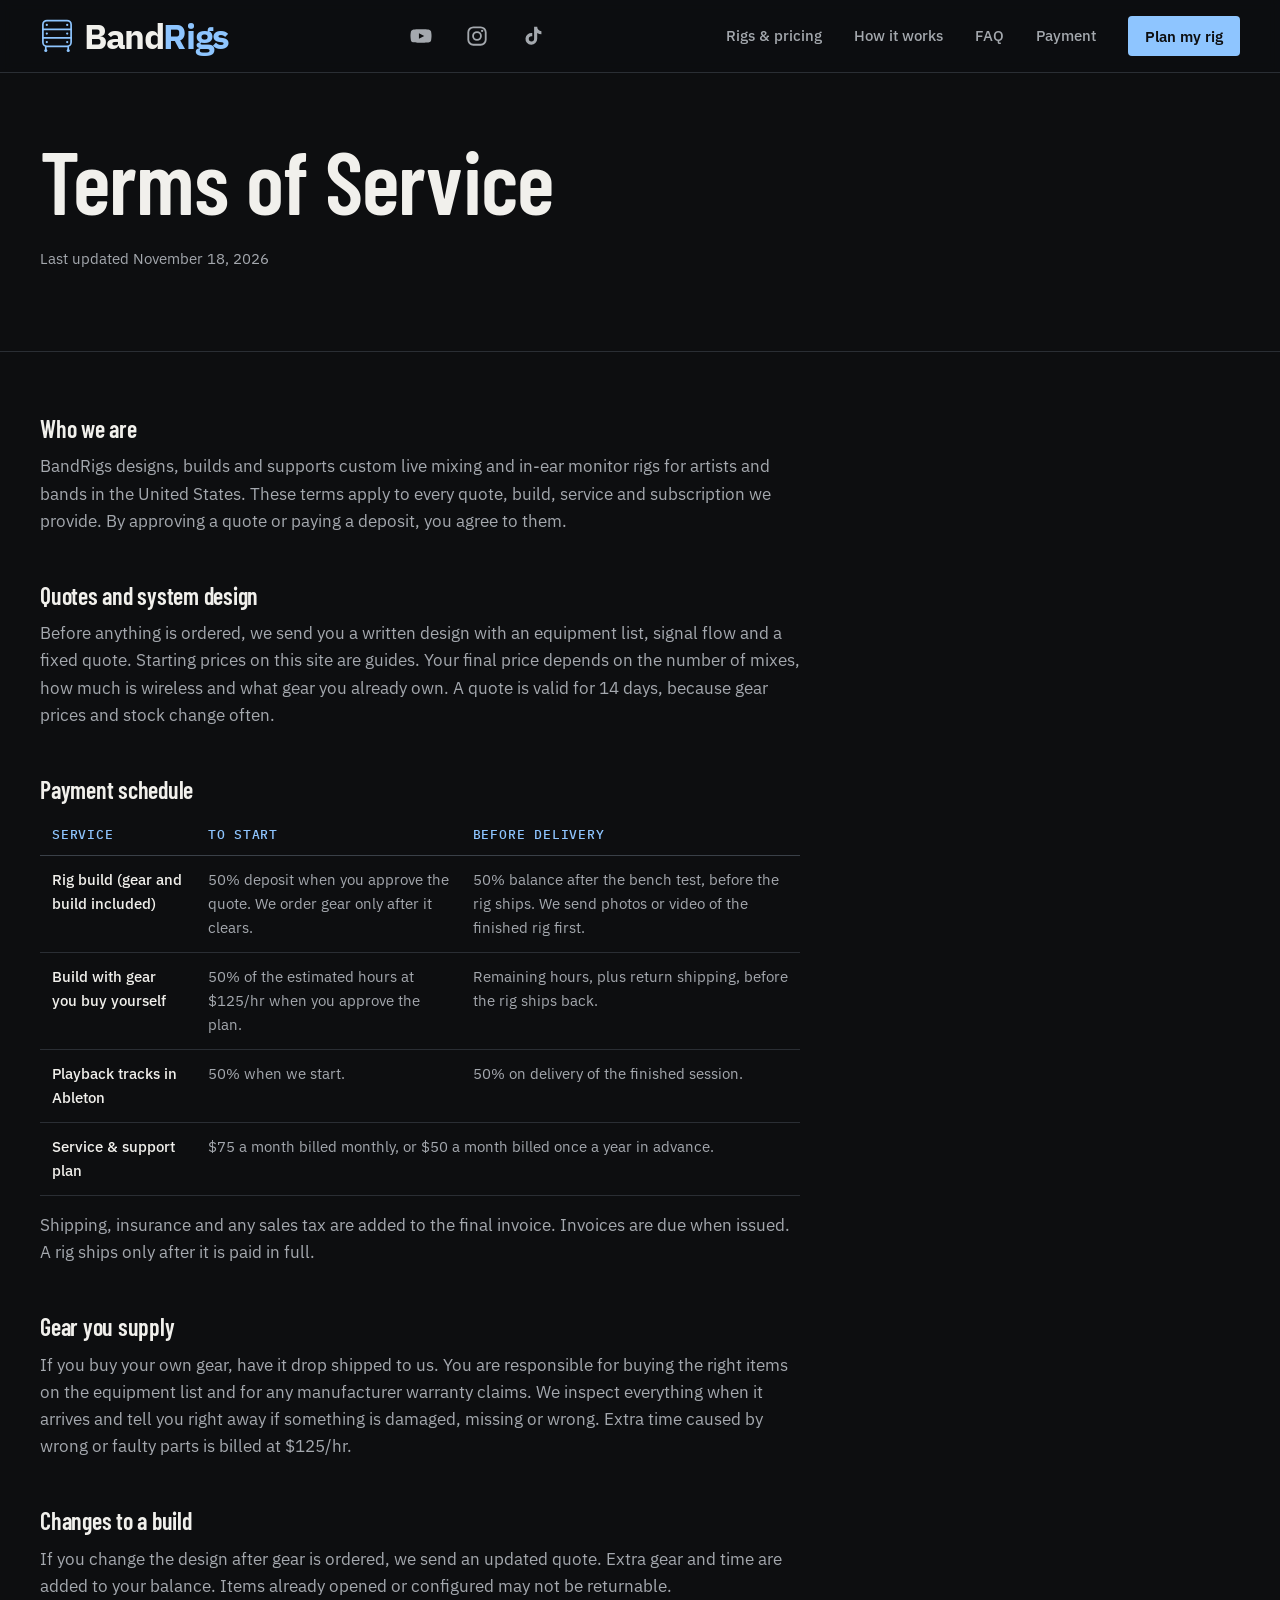
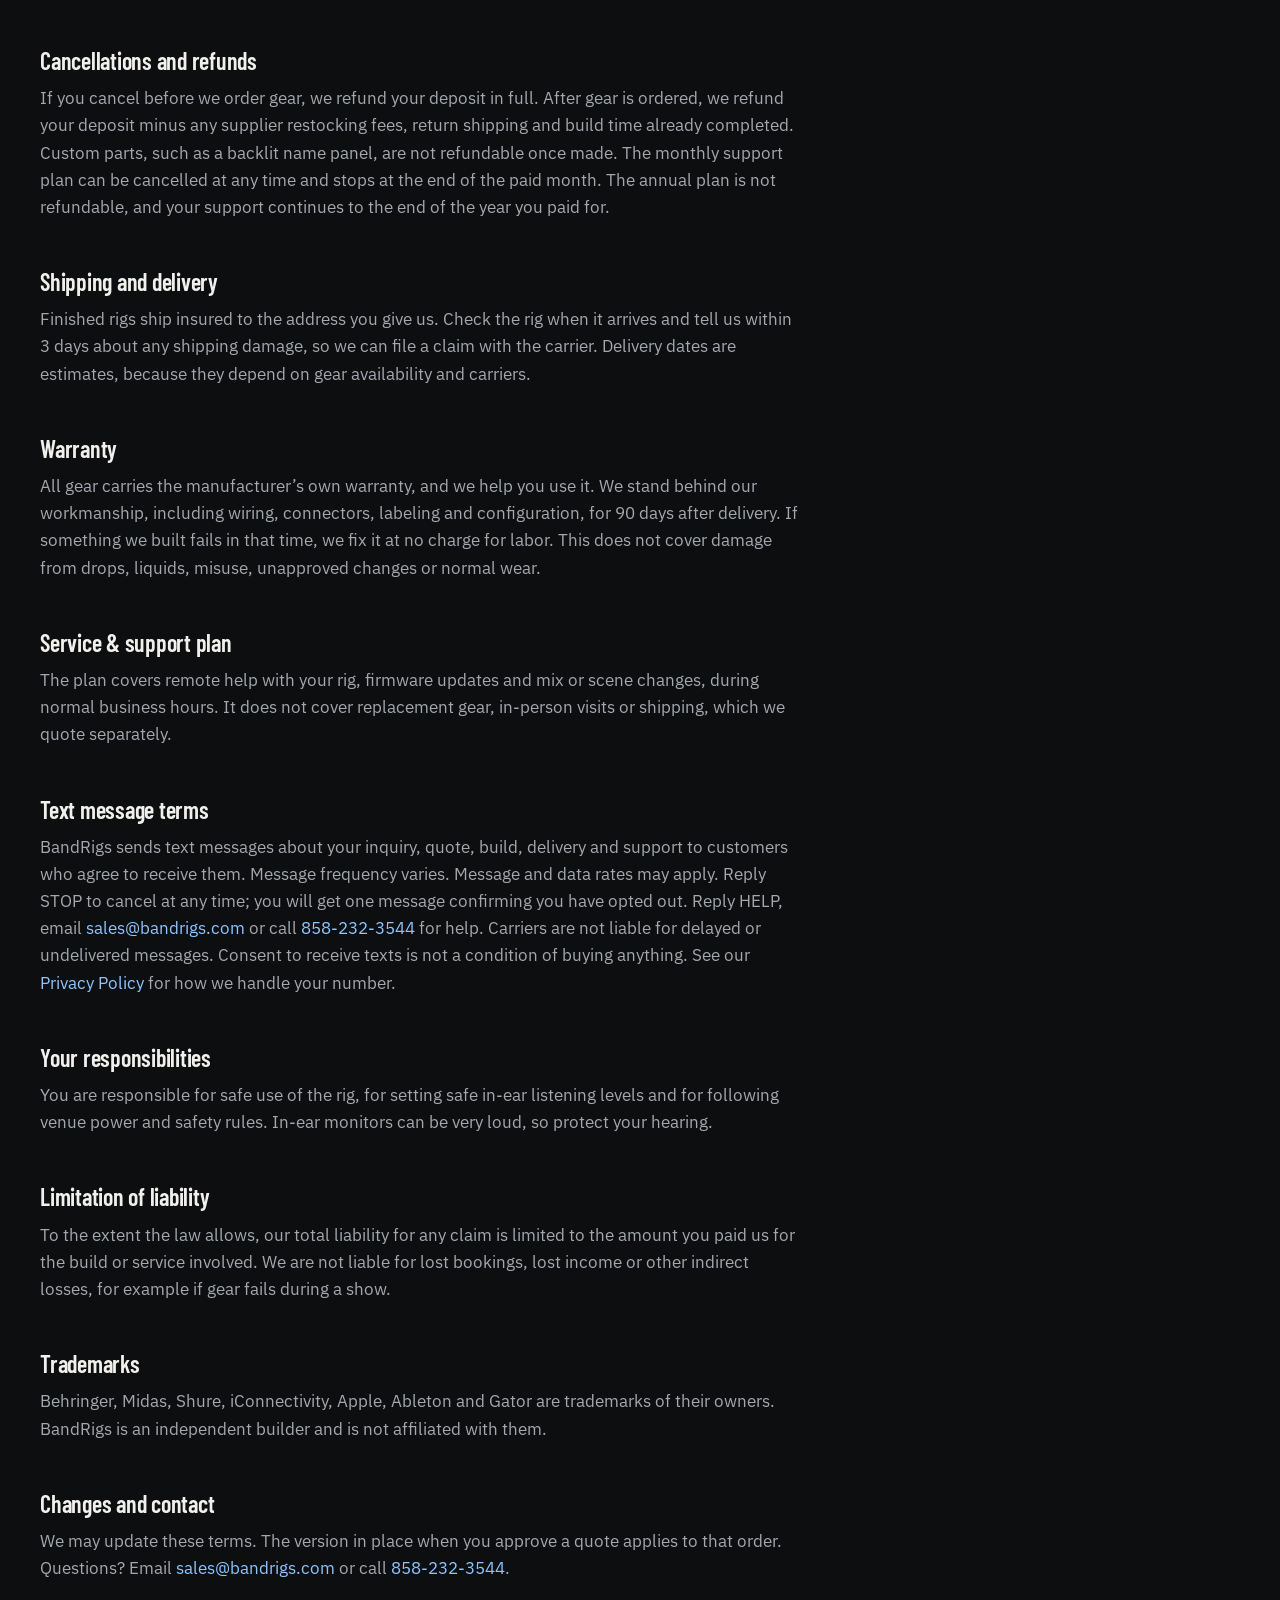
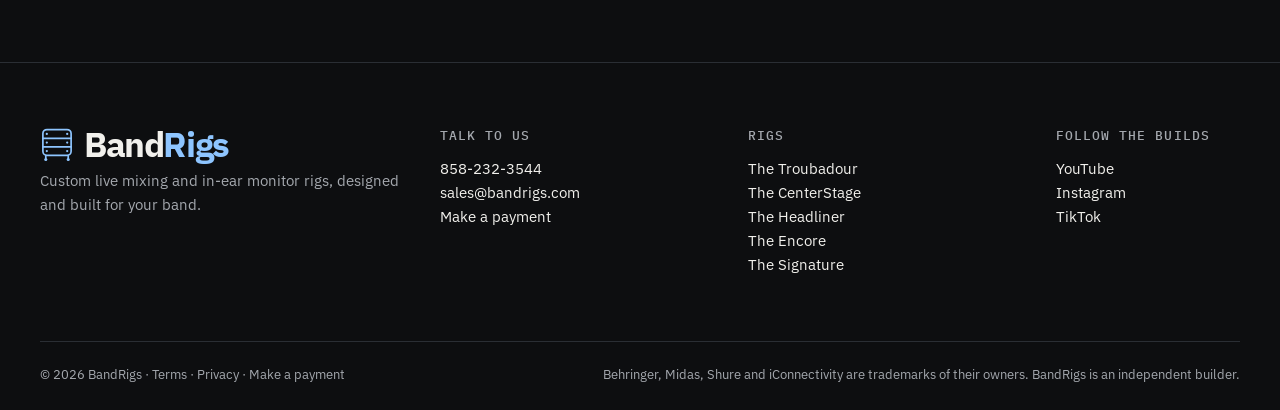
<file: terms/index.html>
<!doctype html>
<html lang="en"><head><meta charset="utf-8"><meta name="viewport" content="width=device-width, initial-scale=1">
<script>(function(){var h=location.hostname;if(h!=='bandrigs.com'&&h!=='www.bandrigs.com')return;var s=document.createElement('script');s.async=true;s.src='https://www.googletagmanager.com/gtag/js?id=G-QB3NVGBJ0Y';document.head.appendChild(s);window.dataLayer=window.dataLayer||[];window.gtag=function(){dataLayer.push(arguments)};gtag('js',new Date());gtag('config','G-QB3NVGBJ0Y');})();</script><script>(function(){var h=location.hostname;if(h!=='bandrigs.com'&&h!=='www.bandrigs.com')return;!function(f,b,e,v,n,t,s){if(f.fbq)return;n=f.fbq=function(){n.callMethod?n.callMethod.apply(n,arguments):n.queue.push(arguments)};if(!f._fbq)f._fbq=n;n.push=n;n.loaded=!0;n.version='2.0';n.queue=[];t=b.createElement(e);t.async=!0;t.src=v;s=b.getElementsByTagName(e)[0];s.parentNode.insertBefore(t,s)}(window,document,'script','https://connect.facebook.net/en_US/fbevents.js');fbq('init','1512121330810481');fbq('track','PageView');})();</script>
<title>Terms of Service | BandRigs</title><meta name="description" content="BandRigs terms of service: quotes, payment schedule, gear, builds, shipping, warranty, cancellations and the service and support plan.">
<link rel="canonical" href="https://bandrigs.com/terms/"><meta name="theme-color" content="#0d0e10">
<meta property="og:type" content="website"><meta property="og:site_name" content="BandRigs"><meta property="og:title" content="Terms of Service | BandRigs"><meta property="og:description" content="BandRigs terms of service: quotes, payment schedule, gear, builds, shipping, warranty, cancellations and the service and support plan."><meta property="og:url" content="https://bandrigs.com/terms/"><meta property="og:image" content="https://bandrigs.com/assets/og.jpg"><meta property="og:image:width" content="1200"><meta property="og:image:height" content="630"><meta name="twitter:card" content="summary_large_image">
<link rel="icon" href="/favicon.svg" type="image/svg+xml">
<link rel="preconnect" href="https://fonts.googleapis.com"><link rel="preconnect" href="https://fonts.gstatic.com" crossorigin>
<link rel="stylesheet" href="https://fonts.googleapis.com/css2?family=Barlow+Condensed:wght@600&family=IBM+Plex+Mono:wght@500&family=IBM+Plex+Sans:wght@400;500;600&display=swap">
<link rel="stylesheet" href="/styles.css?v=4954f342e6"><script type="module" src="/app.js?v=3a9efba922"></script><script type="application/ld+json">{"@context":"https://schema.org","@type":"Organization","@id":"https://bandrigs.com/#org","name":"BandRigs","url":"https://bandrigs.com/","logo":"https://bandrigs.com/assets/logo.svg","image":"https://bandrigs.com/assets/og.jpg","email":"sales@bandrigs.com","telephone":"+18582323544","description":"BandRigs designs and builds custom live mixing and in-ear monitor rack systems for artists and bands anywhere in the US.","areaServed":{"@type":"Country","name":"United States"},"sameAs":["https://www.youtube.com/@BandRigsChannel","https://www.instagram.com/bandrigs/","https://www.tiktok.com/@bandrigschannel"]}</script><script type="application/ld+json">{"@context":"https://schema.org","@type":"BreadcrumbList","itemListElement":[{"@type":"ListItem","position":1,"name":"Home","item":"https://bandrigs.com/"},{"@type":"ListItem","position":2,"name":"Terms of Service","item":"https://bandrigs.com/terms/"}]}</script>
</head><body>
<a class="skip" href="#main">Skip to content</a>
<header class="site-header"><div class="wrap head-row">
<a class="logo" href="/" aria-label="BandRigs home"><svg class="logo-mark" viewBox="0 0 100 100" width="34" height="34" aria-hidden="true"><g fill="none" stroke="#8ec5ff" stroke-width="5" stroke-linecap="round"><rect x="8.5" y="4.5" width="83" height="76" rx="12"/><path d="M8.5 30.5h83M8.5 55.5h83M17 81v8M83 81v8"/></g><g fill="#8ec5ff"><circle cx="20" cy="17.5" r="3.3"/><circle cx="80" cy="17.5" r="3.3"/><circle cx="20" cy="43" r="3.3"/><circle cx="80" cy="43" r="3.3"/><circle cx="20" cy="68" r="3.3"/><circle cx="80" cy="68" r="3.3"/><circle cx="17" cy="92.5" r="4.5"/><circle cx="83" cy="92.5" r="4.5"/></g></svg><span class="logo-text">Band<span>Rigs</span></span></a>
<div class="head-social"><a href="https://www.youtube.com/@BandRigsChannel/videos" rel="noopener" target="_blank" aria-label="BandRigs on YouTube"><svg viewBox="0 0 24 24" width="22" height="22" aria-hidden="true"><path fill="currentColor" d="M23 7.2a3 3 0 0 0-2.1-2.1C19 4.6 12 4.6 12 4.6s-7 0-8.9.5A3 3 0 0 0 1 7.2 31 31 0 0 0 .5 12a31 31 0 0 0 .5 4.8 3 3 0 0 0 2.1 2.1c1.9.5 8.9.5 8.9.5s7 0 8.9-.5a3 3 0 0 0 2.1-2.1 31 31 0 0 0 .5-4.8 31 31 0 0 0-.5-4.8zM9.75 15.02V8.98L15.5 12z"/></svg></a><a href="https://www.instagram.com/bandrigs/" rel="noopener" target="_blank" aria-label="BandRigs on Instagram"><svg viewBox="0 0 24 24" width="22" height="22" aria-hidden="true"><rect x="2.5" y="2.5" width="19" height="19" rx="5.5" fill="none" stroke="currentColor" stroke-width="2"/><circle cx="12" cy="12" r="4.3" fill="none" stroke="currentColor" stroke-width="2"/><circle cx="17.6" cy="6.4" r="1.3" fill="currentColor"/></svg></a><a href="https://www.tiktok.com/@bandrigschannel" rel="noopener" target="_blank" aria-label="BandRigs on TikTok"><svg viewBox="0 0 24 24" width="22" height="22" aria-hidden="true"><path fill="currentColor" d="M16.6 2h-3.4v13.1a2.9 2.9 0 1 1-2.9-2.9c.3 0 .6 0 .9.1V8.8a6.4 6.4 0 1 0 5.4 6.3V8.6a8 8 0 0 0 4.6 1.5V6.7a4.6 4.6 0 0 1-4.6-4.7z"/></svg></a></div>
<nav class="nav" id="nav" aria-label="Main"><a href="/systems/">Rigs & pricing</a><a href="/#how">How it works</a><a href="/#faq">FAQ</a><a href="/payment/">Payment</a><div class="nav-social"><a href="https://www.youtube.com/@BandRigsChannel/videos" rel="noopener" target="_blank" aria-label="BandRigs on YouTube"><svg viewBox="0 0 24 24" width="22" height="22" aria-hidden="true"><path fill="currentColor" d="M23 7.2a3 3 0 0 0-2.1-2.1C19 4.6 12 4.6 12 4.6s-7 0-8.9.5A3 3 0 0 0 1 7.2 31 31 0 0 0 .5 12a31 31 0 0 0 .5 4.8 3 3 0 0 0 2.1 2.1c1.9.5 8.9.5 8.9.5s7 0 8.9-.5a3 3 0 0 0 2.1-2.1 31 31 0 0 0 .5-4.8 31 31 0 0 0-.5-4.8zM9.75 15.02V8.98L15.5 12z"/></svg></a><a href="https://www.instagram.com/bandrigs/" rel="noopener" target="_blank" aria-label="BandRigs on Instagram"><svg viewBox="0 0 24 24" width="22" height="22" aria-hidden="true"><rect x="2.5" y="2.5" width="19" height="19" rx="5.5" fill="none" stroke="currentColor" stroke-width="2"/><circle cx="12" cy="12" r="4.3" fill="none" stroke="currentColor" stroke-width="2"/><circle cx="17.6" cy="6.4" r="1.3" fill="currentColor"/></svg></a><a href="https://www.tiktok.com/@bandrigschannel" rel="noopener" target="_blank" aria-label="BandRigs on TikTok"><svg viewBox="0 0 24 24" width="22" height="22" aria-hidden="true"><path fill="currentColor" d="M16.6 2h-3.4v13.1a2.9 2.9 0 1 1-2.9-2.9c.3 0 .6 0 .9.1V8.8a6.4 6.4 0 1 0 5.4 6.3V8.6a8 8 0 0 0 4.6 1.5V6.7a4.6 4.6 0 0 1-4.6-4.7z"/></svg></a></div></nav>
<a class="btn btn-primary btn-sm head-cta" href="/#finder">Plan my rig</a>
<button class="menu-btn" type="button" aria-expanded="false" aria-controls="nav" aria-label="Menu"><span></span><span></span></button>
</div></header>
<main id="main"><section class="page-head"><div class="wrap"><h1>Terms of Service</h1><p class="small muted">Last updated November 18, 2026</p></div></section>
<section class="section tight"><div class="wrap legal"><h2>Who we are</h2><p>BandRigs designs, builds and supports custom live mixing and in-ear monitor rigs for artists and bands in the United States. These terms apply to every quote, build, service and subscription we provide. By approving a quote or paying a deposit, you agree to them.</p>
<h2>Quotes and system design</h2><p>Before anything is ordered, we send you a written design with an equipment list, signal flow and a fixed quote. Starting prices on this site are guides. Your final price depends on the number of mixes, how much is wireless and what gear you already own. A quote is valid for 14 days, because gear prices and stock change often.</p>
<h2>Payment schedule</h2><table class="pay"><thead><tr><th>Service</th><th>To start</th><th>Before delivery</th></tr></thead><tbody>
<tr><td>Rig build (gear and build included)</td><td>50% deposit when you approve the quote. We order gear only after it clears.</td><td>50% balance after the bench test, before the rig ships. We send photos or video of the finished rig first.</td></tr>
<tr><td>Build with gear you buy yourself</td><td>50% of the estimated hours at $125/hr when you approve the plan.</td><td>Remaining hours, plus return shipping, before the rig ships back.</td></tr>
<tr><td>Playback tracks in Ableton</td><td>50% when we start.</td><td>50% on delivery of the finished session.</td></tr>
<tr><td>Service &amp; support plan</td><td colspan="2">$75 a month billed monthly, or $50 a month billed once a year in advance.</td></tr>
</tbody></table>
<p>Shipping, insurance and any sales tax are added to the final invoice. Invoices are due when issued. A rig ships only after it is paid in full.</p>
<h2>Gear you supply</h2><p>If you buy your own gear, have it drop shipped to us. You are responsible for buying the right items on the equipment list and for any manufacturer warranty claims. We inspect everything when it arrives and tell you right away if something is damaged, missing or wrong. Extra time caused by wrong or faulty parts is billed at $125/hr.</p>
<h2>Changes to a build</h2><p>If you change the design after gear is ordered, we send an updated quote. Extra gear and time are added to your balance. Items already opened or configured may not be returnable.</p>
<h2>Cancellations and refunds</h2><p>If you cancel before we order gear, we refund your deposit in full. After gear is ordered, we refund your deposit minus any supplier restocking fees, return shipping and build time already completed. Custom parts, such as a backlit name panel, are not refundable once made. The monthly support plan can be cancelled at any time and stops at the end of the paid month. The annual plan is not refundable, and your support continues to the end of the year you paid for.</p>
<h2>Shipping and delivery</h2><p>Finished rigs ship insured to the address you give us. Check the rig when it arrives and tell us within 3 days about any shipping damage, so we can file a claim with the carrier. Delivery dates are estimates, because they depend on gear availability and carriers.</p>
<h2>Warranty</h2><p>All gear carries the manufacturer’s own warranty, and we help you use it. We stand behind our workmanship, including wiring, connectors, labeling and configuration, for 90 days after delivery. If something we built fails in that time, we fix it at no charge for labor. This does not cover damage from drops, liquids, misuse, unapproved changes or normal wear.</p>
<h2>Service & support plan</h2><p>The plan covers remote help with your rig, firmware updates and mix or scene changes, during normal business hours. It does not cover replacement gear, in-person visits or shipping, which we quote separately.</p>
<h2>Text message terms</h2><p>BandRigs sends text messages about your inquiry, quote, build, delivery and support to customers who agree to receive them. Message frequency varies. Message and data rates may apply. Reply STOP to cancel at any time; you will get one message confirming you have opted out. Reply HELP, email <a href="mailto:sales@bandrigs.com">sales@bandrigs.com</a> or call <a href="tel:+18582323544">858-232-3544</a> for help. Carriers are not liable for delayed or undelivered messages. Consent to receive texts is not a condition of buying anything. See our <a href="/privacy/">Privacy Policy</a> for how we handle your number.</p>
<h2>Your responsibilities</h2><p>You are responsible for safe use of the rig, for setting safe in-ear listening levels and for following venue power and safety rules. In-ear monitors can be very loud, so protect your hearing.</p>
<h2>Limitation of liability</h2><p>To the extent the law allows, our total liability for any claim is limited to the amount you paid us for the build or service involved. We are not liable for lost bookings, lost income or other indirect losses, for example if gear fails during a show.</p>
<h2>Trademarks</h2><p>Behringer, Midas, Shure, iConnectivity, Apple, Ableton and Gator are trademarks of their owners. BandRigs is an independent builder and is not affiliated with them.</p>
<h2>Changes and contact</h2><p>We may update these terms. The version in place when you approve a quote applies to that order. Questions? Email <a href="mailto:sales@bandrigs.com">sales@bandrigs.com</a> or call <a href="tel:+18582323544">858-232-3544</a>.</p></div></section></main>
<footer class="site-footer"><div class="wrap foot-grid">
<div><a class="logo" href="/" aria-label="BandRigs home"><svg class="logo-mark" viewBox="0 0 100 100" width="34" height="34" aria-hidden="true"><g fill="none" stroke="#8ec5ff" stroke-width="5" stroke-linecap="round"><rect x="8.5" y="4.5" width="83" height="76" rx="12"/><path d="M8.5 30.5h83M8.5 55.5h83M17 81v8M83 81v8"/></g><g fill="#8ec5ff"><circle cx="20" cy="17.5" r="3.3"/><circle cx="80" cy="17.5" r="3.3"/><circle cx="20" cy="43" r="3.3"/><circle cx="80" cy="43" r="3.3"/><circle cx="20" cy="68" r="3.3"/><circle cx="80" cy="68" r="3.3"/><circle cx="17" cy="92.5" r="4.5"/><circle cx="83" cy="92.5" r="4.5"/></g></svg><span class="logo-text">Band<span>Rigs</span></span></a><p class="muted">Custom live mixing and in-ear monitor rigs, designed and built for your band.</p></div>
<div><p class="label">Talk to us</p><p><a href="tel:+18582323544">858-232-3544</a><br><a href="mailto:sales@bandrigs.com">sales@bandrigs.com</a><br><a href="/payment/">Make a payment</a></p></div>
<div><p class="label">Rigs</p><p><a href="/systems/compact/">The Troubadour</a><br><a href="/systems/band/">The CenterStage</a><br><a href="/systems/complete/">The Headliner</a><br><a href="/systems/upgrade/">The Encore</a><br><a href="/systems/custom/">The Signature</a></p></div>
<div><p class="label">Follow the builds</p><p class="socials">
<a href="https://www.youtube.com/@BandRigsChannel/videos" rel="noopener" target="_blank">YouTube</a><br>
<a href="https://www.instagram.com/bandrigs/" rel="noopener" target="_blank">Instagram</a><br>
<a href="https://www.tiktok.com/@bandrigschannel" rel="noopener" target="_blank">TikTok</a></p></div>
</div><div class="wrap foot-base"><span>© 2026 BandRigs · <a href="/terms/">Terms</a> · <a href="/privacy/">Privacy</a> · <a href="/payment/">Make a payment</a></span><span>Behringer, Midas, Shure and iConnectivity are trademarks of their owners. BandRigs is an independent builder.</span></div></footer>
</body></html>
</file>
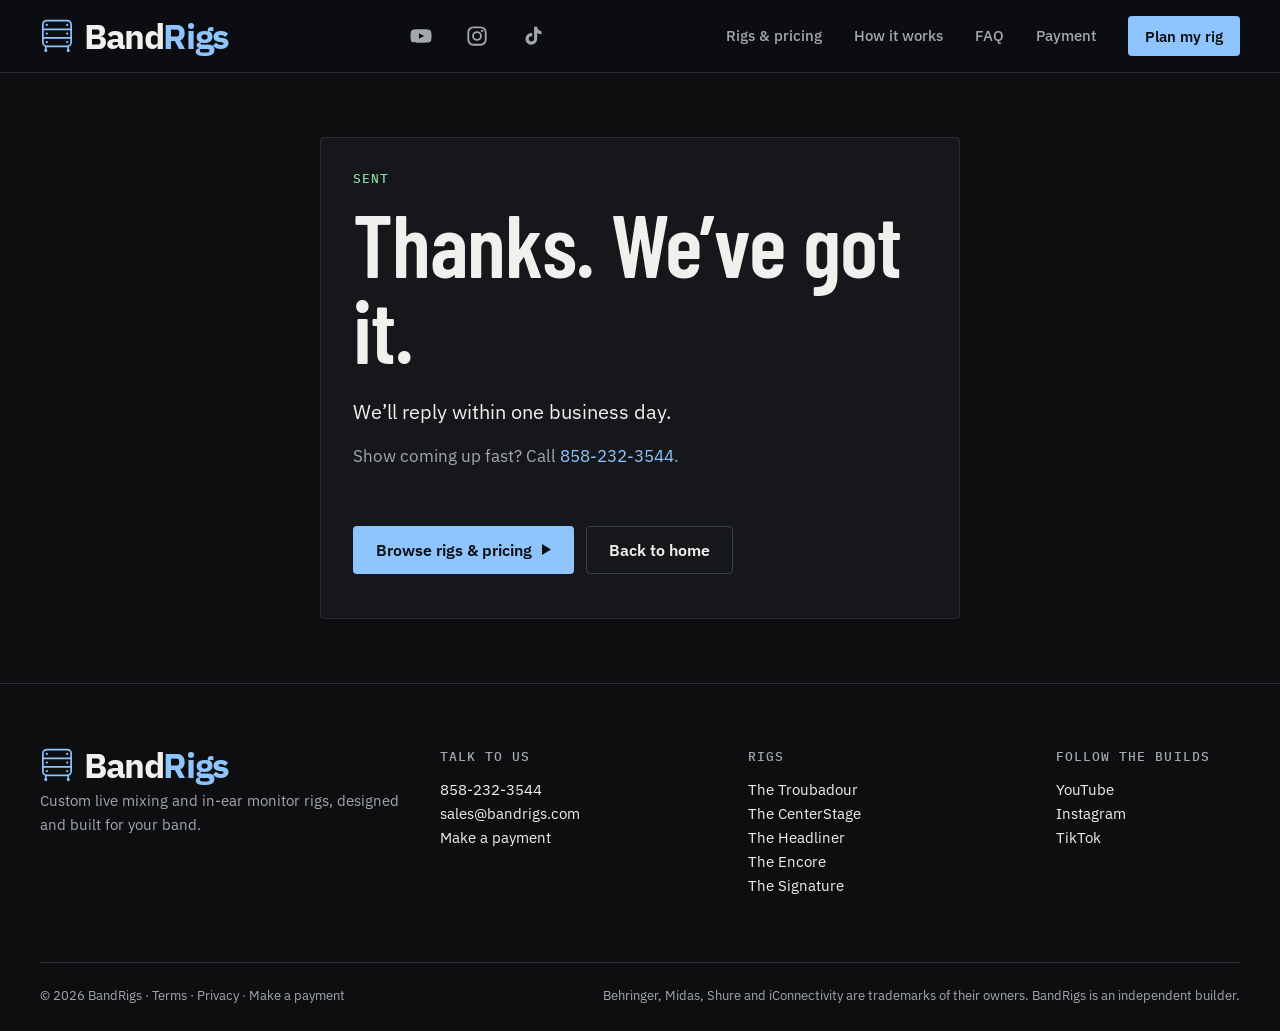
<file: thanks/index.html>
<!doctype html>
<html lang="en"><head><meta charset="utf-8"><meta name="viewport" content="width=device-width, initial-scale=1">
<script>(function(){var h=location.hostname;if(h!=='bandrigs.com'&&h!=='www.bandrigs.com')return;var s=document.createElement('script');s.async=true;s.src='https://www.googletagmanager.com/gtag/js?id=G-QB3NVGBJ0Y';document.head.appendChild(s);window.dataLayer=window.dataLayer||[];window.gtag=function(){dataLayer.push(arguments)};gtag('js',new Date());gtag('config','G-QB3NVGBJ0Y');gtag('event','generate_lead',{form:'rig_plan'});})();</script><script>(function(){var h=location.hostname;if(h!=='bandrigs.com'&&h!=='www.bandrigs.com')return;!function(f,b,e,v,n,t,s){if(f.fbq)return;n=f.fbq=function(){n.callMethod?n.callMethod.apply(n,arguments):n.queue.push(arguments)};if(!f._fbq)f._fbq=n;n.push=n;n.loaded=!0;n.version='2.0';n.queue=[];t=b.createElement(e);t.async=!0;t.src=v;s=b.getElementsByTagName(e)[0];s.parentNode.insertBefore(t,s)}(window,document,'script','https://connect.facebook.net/en_US/fbevents.js');fbq('init','1512121330810481');fbq('track','PageView');fbq('track','Lead');})();</script>
<title>Thanks, we got it | BandRigs</title><meta name="description" content="Your rig details were sent to BandRigs."><meta name="robots" content="noindex">
<link rel="canonical" href="https://bandrigs.com/thanks/"><meta name="theme-color" content="#0d0e10">
<meta property="og:type" content="website"><meta property="og:site_name" content="BandRigs"><meta property="og:title" content="Thanks, we got it | BandRigs"><meta property="og:description" content="Your rig details were sent to BandRigs."><meta property="og:url" content="https://bandrigs.com/thanks/"><meta property="og:image" content="https://bandrigs.com/assets/og.jpg"><meta property="og:image:width" content="1200"><meta property="og:image:height" content="630"><meta name="twitter:card" content="summary_large_image">
<link rel="icon" href="/favicon.svg" type="image/svg+xml">
<link rel="preconnect" href="https://fonts.googleapis.com"><link rel="preconnect" href="https://fonts.gstatic.com" crossorigin>
<link rel="stylesheet" href="https://fonts.googleapis.com/css2?family=Barlow+Condensed:wght@600&family=IBM+Plex+Mono:wght@500&family=IBM+Plex+Sans:wght@400;500;600&display=swap">
<link rel="stylesheet" href="/styles.css?v=4954f342e6"><script type="module" src="/app.js?v=3a9efba922"></script><script type="application/ld+json">{"@context":"https://schema.org","@type":"Organization","@id":"https://bandrigs.com/#org","name":"BandRigs","url":"https://bandrigs.com/","logo":"https://bandrigs.com/assets/logo.svg","image":"https://bandrigs.com/assets/og.jpg","email":"sales@bandrigs.com","telephone":"+18582323544","description":"BandRigs designs and builds custom live mixing and in-ear monitor rack systems for artists and bands anywhere in the US.","areaServed":{"@type":"Country","name":"United States"},"sameAs":["https://www.youtube.com/@BandRigsChannel","https://www.instagram.com/bandrigs/","https://www.tiktok.com/@bandrigschannel"]}</script>
</head><body>
<a class="skip" href="#main">Skip to content</a>
<header class="site-header"><div class="wrap head-row">
<a class="logo" href="/" aria-label="BandRigs home"><svg class="logo-mark" viewBox="0 0 100 100" width="34" height="34" aria-hidden="true"><g fill="none" stroke="#8ec5ff" stroke-width="5" stroke-linecap="round"><rect x="8.5" y="4.5" width="83" height="76" rx="12"/><path d="M8.5 30.5h83M8.5 55.5h83M17 81v8M83 81v8"/></g><g fill="#8ec5ff"><circle cx="20" cy="17.5" r="3.3"/><circle cx="80" cy="17.5" r="3.3"/><circle cx="20" cy="43" r="3.3"/><circle cx="80" cy="43" r="3.3"/><circle cx="20" cy="68" r="3.3"/><circle cx="80" cy="68" r="3.3"/><circle cx="17" cy="92.5" r="4.5"/><circle cx="83" cy="92.5" r="4.5"/></g></svg><span class="logo-text">Band<span>Rigs</span></span></a>
<div class="head-social"><a href="https://www.youtube.com/@BandRigsChannel/videos" rel="noopener" target="_blank" aria-label="BandRigs on YouTube"><svg viewBox="0 0 24 24" width="22" height="22" aria-hidden="true"><path fill="currentColor" d="M23 7.2a3 3 0 0 0-2.1-2.1C19 4.6 12 4.6 12 4.6s-7 0-8.9.5A3 3 0 0 0 1 7.2 31 31 0 0 0 .5 12a31 31 0 0 0 .5 4.8 3 3 0 0 0 2.1 2.1c1.9.5 8.9.5 8.9.5s7 0 8.9-.5a3 3 0 0 0 2.1-2.1 31 31 0 0 0 .5-4.8 31 31 0 0 0-.5-4.8zM9.75 15.02V8.98L15.5 12z"/></svg></a><a href="https://www.instagram.com/bandrigs/" rel="noopener" target="_blank" aria-label="BandRigs on Instagram"><svg viewBox="0 0 24 24" width="22" height="22" aria-hidden="true"><rect x="2.5" y="2.5" width="19" height="19" rx="5.5" fill="none" stroke="currentColor" stroke-width="2"/><circle cx="12" cy="12" r="4.3" fill="none" stroke="currentColor" stroke-width="2"/><circle cx="17.6" cy="6.4" r="1.3" fill="currentColor"/></svg></a><a href="https://www.tiktok.com/@bandrigschannel" rel="noopener" target="_blank" aria-label="BandRigs on TikTok"><svg viewBox="0 0 24 24" width="22" height="22" aria-hidden="true"><path fill="currentColor" d="M16.6 2h-3.4v13.1a2.9 2.9 0 1 1-2.9-2.9c.3 0 .6 0 .9.1V8.8a6.4 6.4 0 1 0 5.4 6.3V8.6a8 8 0 0 0 4.6 1.5V6.7a4.6 4.6 0 0 1-4.6-4.7z"/></svg></a></div>
<nav class="nav" id="nav" aria-label="Main"><a href="/systems/">Rigs & pricing</a><a href="/#how">How it works</a><a href="/#faq">FAQ</a><a href="/payment/">Payment</a><div class="nav-social"><a href="https://www.youtube.com/@BandRigsChannel/videos" rel="noopener" target="_blank" aria-label="BandRigs on YouTube"><svg viewBox="0 0 24 24" width="22" height="22" aria-hidden="true"><path fill="currentColor" d="M23 7.2a3 3 0 0 0-2.1-2.1C19 4.6 12 4.6 12 4.6s-7 0-8.9.5A3 3 0 0 0 1 7.2 31 31 0 0 0 .5 12a31 31 0 0 0 .5 4.8 3 3 0 0 0 2.1 2.1c1.9.5 8.9.5 8.9.5s7 0 8.9-.5a3 3 0 0 0 2.1-2.1 31 31 0 0 0 .5-4.8 31 31 0 0 0-.5-4.8zM9.75 15.02V8.98L15.5 12z"/></svg></a><a href="https://www.instagram.com/bandrigs/" rel="noopener" target="_blank" aria-label="BandRigs on Instagram"><svg viewBox="0 0 24 24" width="22" height="22" aria-hidden="true"><rect x="2.5" y="2.5" width="19" height="19" rx="5.5" fill="none" stroke="currentColor" stroke-width="2"/><circle cx="12" cy="12" r="4.3" fill="none" stroke="currentColor" stroke-width="2"/><circle cx="17.6" cy="6.4" r="1.3" fill="currentColor"/></svg></a><a href="https://www.tiktok.com/@bandrigschannel" rel="noopener" target="_blank" aria-label="BandRigs on TikTok"><svg viewBox="0 0 24 24" width="22" height="22" aria-hidden="true"><path fill="currentColor" d="M16.6 2h-3.4v13.1a2.9 2.9 0 1 1-2.9-2.9c.3 0 .6 0 .9.1V8.8a6.4 6.4 0 1 0 5.4 6.3V8.6a8 8 0 0 0 4.6 1.5V6.7a4.6 4.6 0 0 1-4.6-4.7z"/></svg></a></div></nav>
<a class="btn btn-primary btn-sm head-cta" href="/#finder">Plan my rig</a>
<button class="menu-btn" type="button" aria-expanded="false" aria-controls="nav" aria-label="Menu"><span></span><span></span></button>
</div></header>
<main id="main"><section class="page-head thanks"><div class="wrap"><div class="form sent"><p class="label ok">Sent</p><h1 data-thanks>Thanks. We’ve got it.</h1><p class="lead">We’ll reply within one business day.</p><p class="muted">Show coming up fast? Call <a href="tel:+18582323544" style="white-space:nowrap">858-232-3544</a>.</p><div class="actions"><a class="btn btn-primary" href="/systems/">Browse rigs &amp; pricing <span aria-hidden="true" class="arr"><svg class="tri" viewBox="0 0 10 12" width="9" height="11" aria-hidden="true"><path d="M0 0 10 6 0 12Z" fill="currentColor"/></svg></span></a><a class="btn btn-secondary" href="/">Back to home</a></div></div></div></section></main>
<footer class="site-footer"><div class="wrap foot-grid">
<div><a class="logo" href="/" aria-label="BandRigs home"><svg class="logo-mark" viewBox="0 0 100 100" width="34" height="34" aria-hidden="true"><g fill="none" stroke="#8ec5ff" stroke-width="5" stroke-linecap="round"><rect x="8.5" y="4.5" width="83" height="76" rx="12"/><path d="M8.5 30.5h83M8.5 55.5h83M17 81v8M83 81v8"/></g><g fill="#8ec5ff"><circle cx="20" cy="17.5" r="3.3"/><circle cx="80" cy="17.5" r="3.3"/><circle cx="20" cy="43" r="3.3"/><circle cx="80" cy="43" r="3.3"/><circle cx="20" cy="68" r="3.3"/><circle cx="80" cy="68" r="3.3"/><circle cx="17" cy="92.5" r="4.5"/><circle cx="83" cy="92.5" r="4.5"/></g></svg><span class="logo-text">Band<span>Rigs</span></span></a><p class="muted">Custom live mixing and in-ear monitor rigs, designed and built for your band.</p></div>
<div><p class="label">Talk to us</p><p><a href="tel:+18582323544">858-232-3544</a><br><a href="mailto:sales@bandrigs.com">sales@bandrigs.com</a><br><a href="/payment/">Make a payment</a></p></div>
<div><p class="label">Rigs</p><p><a href="/systems/compact/">The Troubadour</a><br><a href="/systems/band/">The CenterStage</a><br><a href="/systems/complete/">The Headliner</a><br><a href="/systems/upgrade/">The Encore</a><br><a href="/systems/custom/">The Signature</a></p></div>
<div><p class="label">Follow the builds</p><p class="socials">
<a href="https://www.youtube.com/@BandRigsChannel/videos" rel="noopener" target="_blank">YouTube</a><br>
<a href="https://www.instagram.com/bandrigs/" rel="noopener" target="_blank">Instagram</a><br>
<a href="https://www.tiktok.com/@bandrigschannel" rel="noopener" target="_blank">TikTok</a></p></div>
</div><div class="wrap foot-base"><span>© 2026 BandRigs · <a href="/terms/">Terms</a> · <a href="/privacy/">Privacy</a> · <a href="/payment/">Make a payment</a></span><span>Behringer, Midas, Shure and iConnectivity are trademarks of their owners. BandRigs is an independent builder.</span></div></footer>
</body></html>
</file>
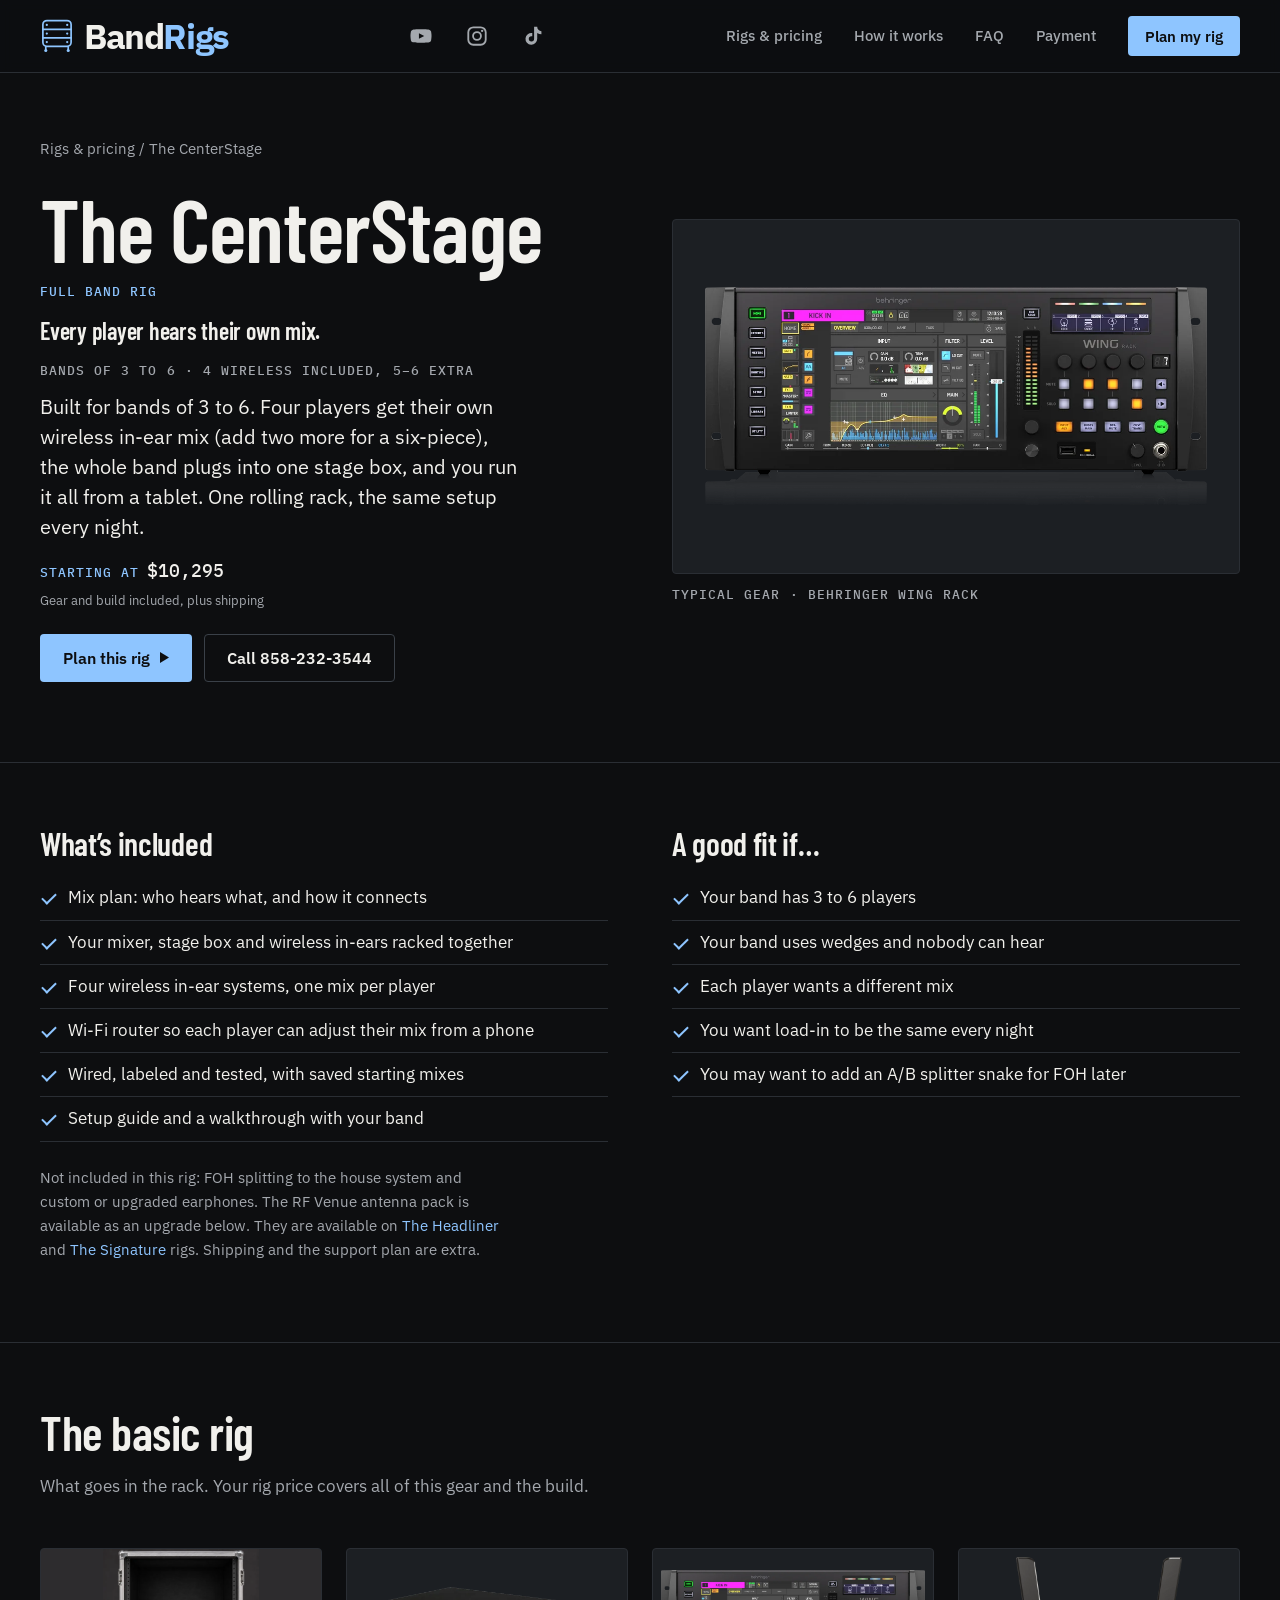
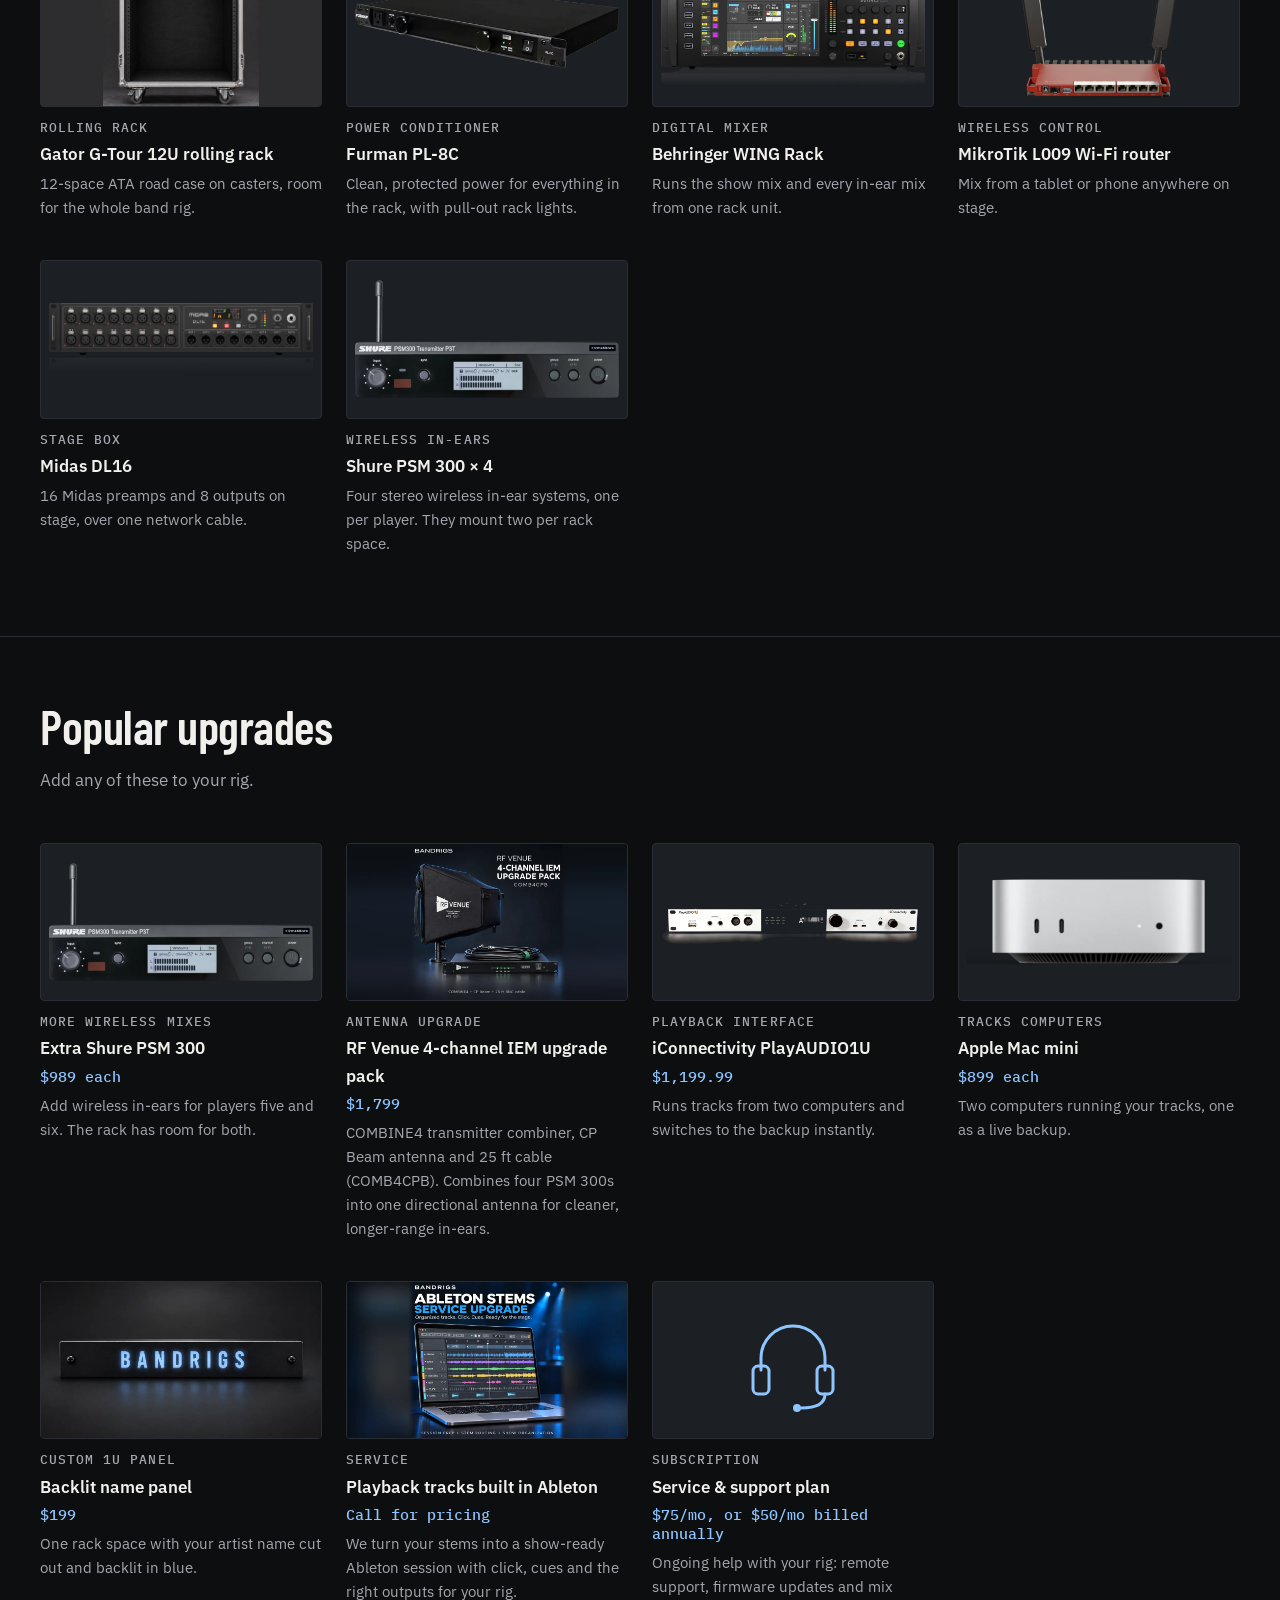
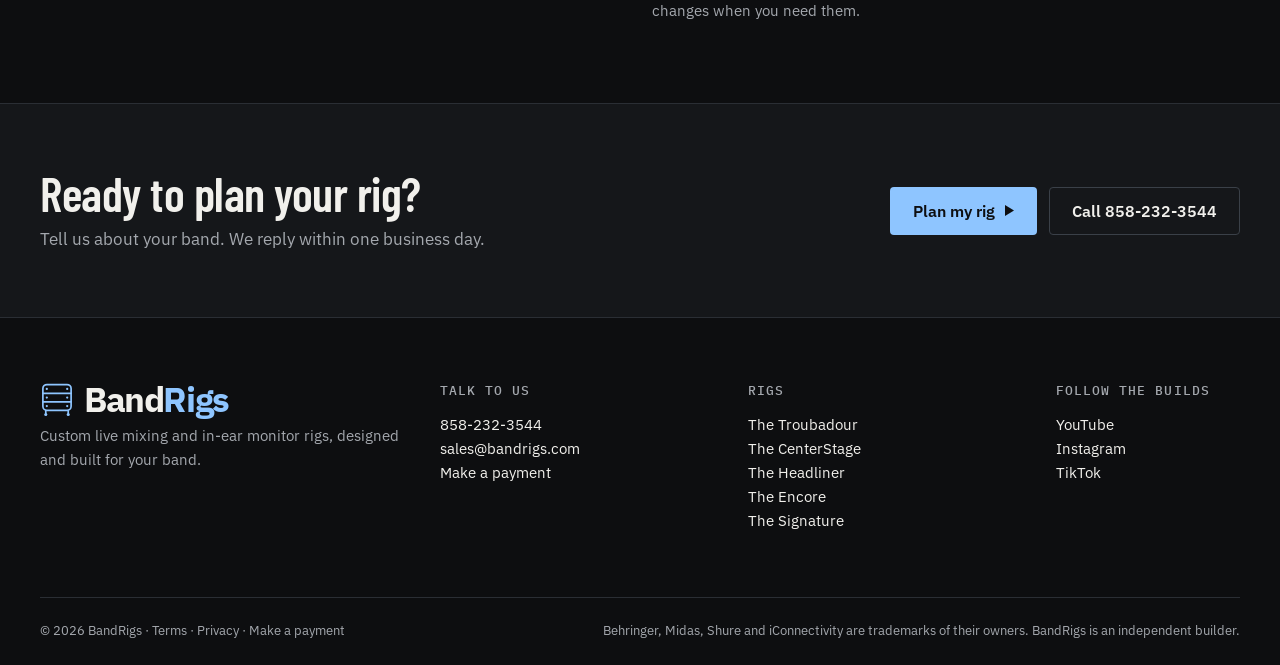
<file: systems/band/index.html>
<!doctype html>
<html lang="en"><head><meta charset="utf-8"><meta name="viewport" content="width=device-width, initial-scale=1">
<script>(function(){var h=location.hostname;if(h!=='bandrigs.com'&&h!=='www.bandrigs.com')return;var s=document.createElement('script');s.async=true;s.src='https://www.googletagmanager.com/gtag/js?id=G-QB3NVGBJ0Y';document.head.appendChild(s);window.dataLayer=window.dataLayer||[];window.gtag=function(){dataLayer.push(arguments)};gtag('js',new Date());gtag('config','G-QB3NVGBJ0Y');})();</script><script>(function(){var h=location.hostname;if(h!=='bandrigs.com'&&h!=='www.bandrigs.com')return;!function(f,b,e,v,n,t,s){if(f.fbq)return;n=f.fbq=function(){n.callMethod?n.callMethod.apply(n,arguments):n.queue.push(arguments)};if(!f._fbq)f._fbq=n;n.push=n;n.loaded=!0;n.version='2.0';n.queue=[];t=b.createElement(e);t.async=!0;t.src=v;s=b.getElementsByTagName(e)[0];s.parentNode.insertBefore(t,s)}(window,document,'script','https://connect.facebook.net/en_US/fbevents.js');fbq('init','1512121330810481');fbq('track','PageView');})();</script>
<title>The CenterStage: Full Band Rig from $10,295 | BandRigs</title><meta name="description" content="The CenterStage, a full band in-ear rig from $10,295 for bands of 3 to 6: Behringer WING Rack, Midas DL16 stage box, four Shure PSM 300 wireless in-ears and Furman power in one rolling rack, built by BandRigs.">
<link rel="canonical" href="https://bandrigs.com/systems/band/"><meta name="theme-color" content="#0d0e10">
<meta property="og:type" content="website"><meta property="og:site_name" content="BandRigs"><meta property="og:title" content="The CenterStage: Full Band Rig from $10,295 | BandRigs"><meta property="og:description" content="The CenterStage, a full band in-ear rig from $10,295 for bands of 3 to 6: Behringer WING Rack, Midas DL16 stage box, four Shure PSM 300 wireless in-ears and Furman power in one rolling rack, built by BandRigs."><meta property="og:url" content="https://bandrigs.com/systems/band/"><meta property="og:image" content="https://bandrigs.com/assets/og.jpg"><meta property="og:image:width" content="1200"><meta property="og:image:height" content="630"><meta name="twitter:card" content="summary_large_image">
<link rel="icon" href="/favicon.svg" type="image/svg+xml">
<link rel="preconnect" href="https://fonts.googleapis.com"><link rel="preconnect" href="https://fonts.gstatic.com" crossorigin>
<link rel="stylesheet" href="https://fonts.googleapis.com/css2?family=Barlow+Condensed:wght@600&family=IBM+Plex+Mono:wght@500&family=IBM+Plex+Sans:wght@400;500;600&display=swap">
<link rel="stylesheet" href="/styles.css?v=4954f342e6"><script type="module" src="/app.js?v=3a9efba922"></script><script type="application/ld+json">{"@context":"https://schema.org","@type":"Organization","@id":"https://bandrigs.com/#org","name":"BandRigs","url":"https://bandrigs.com/","logo":"https://bandrigs.com/assets/logo.svg","image":"https://bandrigs.com/assets/og.jpg","email":"sales@bandrigs.com","telephone":"+18582323544","description":"BandRigs designs and builds custom live mixing and in-ear monitor rack systems for artists and bands anywhere in the US.","areaServed":{"@type":"Country","name":"United States"},"sameAs":["https://www.youtube.com/@BandRigsChannel","https://www.instagram.com/bandrigs/","https://www.tiktok.com/@bandrigschannel"]}</script><script type="application/ld+json">{"@context":"https://schema.org","@type":"BreadcrumbList","itemListElement":[{"@type":"ListItem","position":1,"name":"Home","item":"https://bandrigs.com/"},{"@type":"ListItem","position":2,"name":"Rigs & pricing","item":"https://bandrigs.com/systems/"},{"@type":"ListItem","position":3,"name":"The CenterStage","item":"https://bandrigs.com/systems/band/"}]}</script><script type="application/ld+json">{"@context":"https://schema.org","@type":"Service","name":"The CenterStage: Full Band Rig","description":"Built for bands of 3 to 6. Four players get their own wireless in-ear mix (add two more for a six-piece), the whole band plugs into one stage box, and you run it all from a tablet. One rolling rack, the same setup every night.","provider":{"@id":"https://bandrigs.com/#org"},"offers":{"@type":"Offer","priceSpecification":{"@type":"PriceSpecification","minPrice":10295,"priceCurrency":"USD"}}}</script>
</head><body>
<a class="skip" href="#main">Skip to content</a>
<header class="site-header"><div class="wrap head-row">
<a class="logo" href="/" aria-label="BandRigs home"><svg class="logo-mark" viewBox="0 0 100 100" width="34" height="34" aria-hidden="true"><g fill="none" stroke="#8ec5ff" stroke-width="5" stroke-linecap="round"><rect x="8.5" y="4.5" width="83" height="76" rx="12"/><path d="M8.5 30.5h83M8.5 55.5h83M17 81v8M83 81v8"/></g><g fill="#8ec5ff"><circle cx="20" cy="17.5" r="3.3"/><circle cx="80" cy="17.5" r="3.3"/><circle cx="20" cy="43" r="3.3"/><circle cx="80" cy="43" r="3.3"/><circle cx="20" cy="68" r="3.3"/><circle cx="80" cy="68" r="3.3"/><circle cx="17" cy="92.5" r="4.5"/><circle cx="83" cy="92.5" r="4.5"/></g></svg><span class="logo-text">Band<span>Rigs</span></span></a>
<div class="head-social"><a href="https://www.youtube.com/@BandRigsChannel/videos" rel="noopener" target="_blank" aria-label="BandRigs on YouTube"><svg viewBox="0 0 24 24" width="22" height="22" aria-hidden="true"><path fill="currentColor" d="M23 7.2a3 3 0 0 0-2.1-2.1C19 4.6 12 4.6 12 4.6s-7 0-8.9.5A3 3 0 0 0 1 7.2 31 31 0 0 0 .5 12a31 31 0 0 0 .5 4.8 3 3 0 0 0 2.1 2.1c1.9.5 8.9.5 8.9.5s7 0 8.9-.5a3 3 0 0 0 2.1-2.1 31 31 0 0 0 .5-4.8 31 31 0 0 0-.5-4.8zM9.75 15.02V8.98L15.5 12z"/></svg></a><a href="https://www.instagram.com/bandrigs/" rel="noopener" target="_blank" aria-label="BandRigs on Instagram"><svg viewBox="0 0 24 24" width="22" height="22" aria-hidden="true"><rect x="2.5" y="2.5" width="19" height="19" rx="5.5" fill="none" stroke="currentColor" stroke-width="2"/><circle cx="12" cy="12" r="4.3" fill="none" stroke="currentColor" stroke-width="2"/><circle cx="17.6" cy="6.4" r="1.3" fill="currentColor"/></svg></a><a href="https://www.tiktok.com/@bandrigschannel" rel="noopener" target="_blank" aria-label="BandRigs on TikTok"><svg viewBox="0 0 24 24" width="22" height="22" aria-hidden="true"><path fill="currentColor" d="M16.6 2h-3.4v13.1a2.9 2.9 0 1 1-2.9-2.9c.3 0 .6 0 .9.1V8.8a6.4 6.4 0 1 0 5.4 6.3V8.6a8 8 0 0 0 4.6 1.5V6.7a4.6 4.6 0 0 1-4.6-4.7z"/></svg></a></div>
<nav class="nav" id="nav" aria-label="Main"><a href="/systems/">Rigs & pricing</a><a href="/#how">How it works</a><a href="/#faq">FAQ</a><a href="/payment/">Payment</a><div class="nav-social"><a href="https://www.youtube.com/@BandRigsChannel/videos" rel="noopener" target="_blank" aria-label="BandRigs on YouTube"><svg viewBox="0 0 24 24" width="22" height="22" aria-hidden="true"><path fill="currentColor" d="M23 7.2a3 3 0 0 0-2.1-2.1C19 4.6 12 4.6 12 4.6s-7 0-8.9.5A3 3 0 0 0 1 7.2 31 31 0 0 0 .5 12a31 31 0 0 0 .5 4.8 3 3 0 0 0 2.1 2.1c1.9.5 8.9.5 8.9.5s7 0 8.9-.5a3 3 0 0 0 2.1-2.1 31 31 0 0 0 .5-4.8 31 31 0 0 0-.5-4.8zM9.75 15.02V8.98L15.5 12z"/></svg></a><a href="https://www.instagram.com/bandrigs/" rel="noopener" target="_blank" aria-label="BandRigs on Instagram"><svg viewBox="0 0 24 24" width="22" height="22" aria-hidden="true"><rect x="2.5" y="2.5" width="19" height="19" rx="5.5" fill="none" stroke="currentColor" stroke-width="2"/><circle cx="12" cy="12" r="4.3" fill="none" stroke="currentColor" stroke-width="2"/><circle cx="17.6" cy="6.4" r="1.3" fill="currentColor"/></svg></a><a href="https://www.tiktok.com/@bandrigschannel" rel="noopener" target="_blank" aria-label="BandRigs on TikTok"><svg viewBox="0 0 24 24" width="22" height="22" aria-hidden="true"><path fill="currentColor" d="M16.6 2h-3.4v13.1a2.9 2.9 0 1 1-2.9-2.9c.3 0 .6 0 .9.1V8.8a6.4 6.4 0 1 0 5.4 6.3V8.6a8 8 0 0 0 4.6 1.5V6.7a4.6 4.6 0 0 1-4.6-4.7z"/></svg></a></div></nav>
<a class="btn btn-primary btn-sm head-cta" href="/#finder">Plan my rig</a>
<button class="menu-btn" type="button" aria-expanded="false" aria-controls="nav" aria-label="Menu"><span></span><span></span></button>
</div></header>
<main id="main"><section class="page-head pkg-head"><div class="wrap pkg-head-grid"><div>
<nav class="crumbs" aria-label="Breadcrumb"><a href="/systems/">Rigs &amp; pricing</a> / <span>The CenterStage</span></nav>
<h1 class="pkg-title">The CenterStage</h1><p class="rig-sub">Full Band Rig</p><p class="pkg-tagline">Every player hears their own mix.</p><p class="label">Bands of 3 to 6 · 4 wireless included, 5–6 extra</p><p class="lead">Built for bands of 3 to 6. Four players get their own wireless in-ear mix (add two more for a six-piece), the whole band plugs into one stage box, and you run it all from a tablet. One rolling rack, the same setup every night.</p><span class="price"><span class="label">Starting at</span> $10,295<span class="price-note">Gear and build included, plus shipping</span></span>
<div class="actions"><a class="btn btn-primary" href="/plan/?system=band">Plan this rig <span aria-hidden="true" class="arr"><svg class="tri" viewBox="0 0 10 12" width="9" height="11" aria-hidden="true"><path d="M0 0 10 6 0 12Z" fill="currentColor"/></svg></span></a><a class="btn btn-secondary" href="tel:+18582323544">Call 858-232-3544</a></div></div>
<figure class="pkg-photo"><div class="gear-img"><img src="/assets/gear/wing-rack.webp" alt="Behringer WING Rack" width="1100" height="477"></div><figcaption class="label">Typical gear · Behringer WING Rack</figcaption></figure></div></section>
<section class="section tight"><div class="wrap two-col"><div><h2>What’s included</h2><ul class="ticks"><li>Mix plan: who hears what, and how it connects</li><li>Your mixer, stage box and wireless in-ears racked together</li><li>Four wireless in-ear systems, one mix per player</li><li>Wi-Fi router so each player can adjust their mix from a phone</li><li>Wired, labeled and tested, with saved starting mixes</li><li>Setup guide and a walkthrough with your band</li></ul><p class="small muted extras">Not included in this rig: FOH splitting to the house system and custom or upgraded earphones. The RF Venue antenna pack is available as an upgrade below. They are available on <a href="/systems/complete/">The Headliner</a> and <a href="/systems/custom/">The Signature</a> rigs. Shipping and the support plan are extra.</p></div>
<div><h2>A good fit if…</h2><ul class="ticks"><li>Your band has 3 to 6 players</li><li>Your band uses wedges and nobody can hear</li><li>Each player wants a different mix</li><li>You want load-in to be the same every night</li><li>You may want to add an A/B splitter snake for FOH later</li></ul></div></div></section>

<section class="section tight"><div class="wrap"><div class="section-head"><h2>The basic rig</h2><p class="muted">What goes in the rack. Your rig price covers all of this gear and the build.</p></div><ul class="gear pieces"><li><div class="gear-img"><img src="/assets/gear/rollingrack-8u.webp" alt="Gator G-Tour 12U rolling rack" loading="lazy"></div><p class="label">Rolling rack</p><p class="gear-name">Gator G-Tour 12U rolling rack</p><p class="small muted">12-space ATA road case on casters, room for the whole band rig.</p></li><li><div class="gear-img"><img src="/assets/gear/furman.webp" alt="Furman PL-8C" loading="lazy"></div><p class="label">Power conditioner</p><p class="gear-name">Furman PL-8C</p><p class="small muted">Clean, protected power for everything in the rack, with pull-out rack lights.</p></li><li><div class="gear-img"><img src="/assets/gear/wing-rack.webp" alt="Behringer WING Rack" loading="lazy"></div><p class="label">Digital mixer</p><p class="gear-name">Behringer WING Rack</p><p class="small muted">Runs the show mix and every in-ear mix from one rack unit.</p></li><li><div class="gear-img"><img src="/assets/gear/router.webp" alt="MikroTik L009 Wi-Fi router" loading="lazy"></div><p class="label">Wireless control</p><p class="gear-name">MikroTik L009 Wi-Fi router</p><p class="small muted">Mix from a tablet or phone anywhere on stage.</p></li><li><div class="gear-img"><img src="/assets/dl16.webp" alt="Midas DL16" loading="lazy"></div><p class="label">Stage box</p><p class="gear-name">Midas DL16</p><p class="small muted">16 Midas preamps and 8 outputs on stage, over one network cable.</p></li><li><div class="gear-img"><img src="/assets/gear/psm300-p3t.webp" alt="Shure PSM 300 × 4" loading="lazy"></div><p class="label">Wireless in-ears</p><p class="gear-name">Shure PSM 300 × 4</p><p class="small muted">Four stereo wireless in-ear systems, one per player. They mount two per rack space.</p></li></ul></div></section>

<section class="section tight"><div class="wrap"><div class="section-head"><h2>Popular upgrades</h2><p class="muted">Add any of these to your rig.</p></div><ul class="gear pieces"><li><div class="gear-img"><img src="/assets/gear/psm300-p3t.webp" alt="Extra Shure PSM 300" loading="lazy"></div><p class="label">More wireless mixes</p><p class="gear-name">Extra Shure PSM 300</p><p class="piece-price">$989 each</p><p class="small muted">Add wireless in-ears for players five and six. The rack has room for both.</p></li><li><div class="gear-img fill"><img src="/assets/gear/rfvenue-comb4cpb.webp" alt="RF Venue 4-channel IEM upgrade pack" loading="lazy"></div><p class="label">Antenna upgrade</p><p class="gear-name">RF Venue 4-channel IEM upgrade pack</p><p class="piece-price">$1,799</p><p class="small muted">COMBINE4 transmitter combiner, CP Beam antenna and 25 ft cable (COMB4CPB). Combines four PSM 300s into one directional antenna for cleaner, longer-range in-ears.</p></li><li><div class="gear-img"><img src="/assets/gear/playaudio1u.webp" alt="iConnectivity PlayAUDIO1U" loading="lazy"></div><p class="label">Playback interface</p><p class="gear-name">iConnectivity PlayAUDIO1U</p><p class="piece-price">$1,199.99</p><p class="small muted">Runs tracks from two computers and switches to the backup instantly.</p></li><li><div class="gear-img"><img src="/assets/gear/macmini.webp" alt="Apple Mac mini" loading="lazy"></div><p class="label">Tracks computers</p><p class="gear-name">Apple Mac mini</p><p class="piece-price">$899 each</p><p class="small muted">Two computers running your tracks, one as a live backup.</p></li><li><div class="gear-img fill"><img src="/assets/gear/name-panel.webp" alt="Backlit name panel" loading="lazy"></div><p class="label">Custom 1U panel</p><p class="gear-name">Backlit name panel</p><p class="piece-price">$199</p><p class="small muted">One rack space with your artist name cut out and backlit in blue.</p></li><li><div class="gear-img fill"><img src="/assets/gear/ableton-stems.webp" alt="Playback tracks built in Ableton" loading="lazy"></div><p class="label">Service</p><p class="gear-name">Playback tracks built in Ableton</p><p class="piece-price">Call for pricing</p><p class="small muted">We turn your stems into a show-ready Ableton session with click, cues and the right outputs for your rig.</p></li><li><div class="gear-img"><svg viewBox="0 0 240 120" width="240" height="120" aria-hidden="true"><g fill="none" stroke="#8ec5ff" stroke-width="3" stroke-linecap="round"><path d="M88 70V58a32 32 0 0 1 64 0v12"/><rect x="80" y="66" width="16" height="28" rx="5"/><rect x="144" y="66" width="16" height="28" rx="5"/><path d="M152 94c0 10-10 14-24 14"/></g><circle cx="124" cy="108" r="4" fill="#8ec5ff"/></svg></div><p class="label">Subscription</p><p class="gear-name">Service & support plan</p><p class="piece-price">$75/mo, or $50/mo billed annually</p><p class="small muted">Ongoing help with your rig: remote support, firmware updates and mix changes when you need them.</p></li></ul></div></section>
<section class="cta-band"><div class="wrap cta-row"><div><h2>Ready to plan your rig?</h2><p class="muted">Tell us about your band. We reply within one business day.</p></div><div class="actions"><a class="btn btn-primary" href="/#finder">Plan my rig <span aria-hidden="true" class="arr"><svg class="tri" viewBox="0 0 10 12" width="9" height="11" aria-hidden="true"><path d="M0 0 10 6 0 12Z" fill="currentColor"/></svg></span></a><a class="btn btn-secondary" href="tel:+18582323544">Call 858-232-3544</a></div></div></section></main>
<footer class="site-footer"><div class="wrap foot-grid">
<div><a class="logo" href="/" aria-label="BandRigs home"><svg class="logo-mark" viewBox="0 0 100 100" width="34" height="34" aria-hidden="true"><g fill="none" stroke="#8ec5ff" stroke-width="5" stroke-linecap="round"><rect x="8.5" y="4.5" width="83" height="76" rx="12"/><path d="M8.5 30.5h83M8.5 55.5h83M17 81v8M83 81v8"/></g><g fill="#8ec5ff"><circle cx="20" cy="17.5" r="3.3"/><circle cx="80" cy="17.5" r="3.3"/><circle cx="20" cy="43" r="3.3"/><circle cx="80" cy="43" r="3.3"/><circle cx="20" cy="68" r="3.3"/><circle cx="80" cy="68" r="3.3"/><circle cx="17" cy="92.5" r="4.5"/><circle cx="83" cy="92.5" r="4.5"/></g></svg><span class="logo-text">Band<span>Rigs</span></span></a><p class="muted">Custom live mixing and in-ear monitor rigs, designed and built for your band.</p></div>
<div><p class="label">Talk to us</p><p><a href="tel:+18582323544">858-232-3544</a><br><a href="mailto:sales@bandrigs.com">sales@bandrigs.com</a><br><a href="/payment/">Make a payment</a></p></div>
<div><p class="label">Rigs</p><p><a href="/systems/compact/">The Troubadour</a><br><a href="/systems/band/">The CenterStage</a><br><a href="/systems/complete/">The Headliner</a><br><a href="/systems/upgrade/">The Encore</a><br><a href="/systems/custom/">The Signature</a></p></div>
<div><p class="label">Follow the builds</p><p class="socials">
<a href="https://www.youtube.com/@BandRigsChannel/videos" rel="noopener" target="_blank">YouTube</a><br>
<a href="https://www.instagram.com/bandrigs/" rel="noopener" target="_blank">Instagram</a><br>
<a href="https://www.tiktok.com/@bandrigschannel" rel="noopener" target="_blank">TikTok</a></p></div>
</div><div class="wrap foot-base"><span>© 2026 BandRigs · <a href="/terms/">Terms</a> · <a href="/privacy/">Privacy</a> · <a href="/payment/">Make a payment</a></span><span>Behringer, Midas, Shure and iConnectivity are trademarks of their owners. BandRigs is an independent builder.</span></div></footer>
</body></html>
</file>
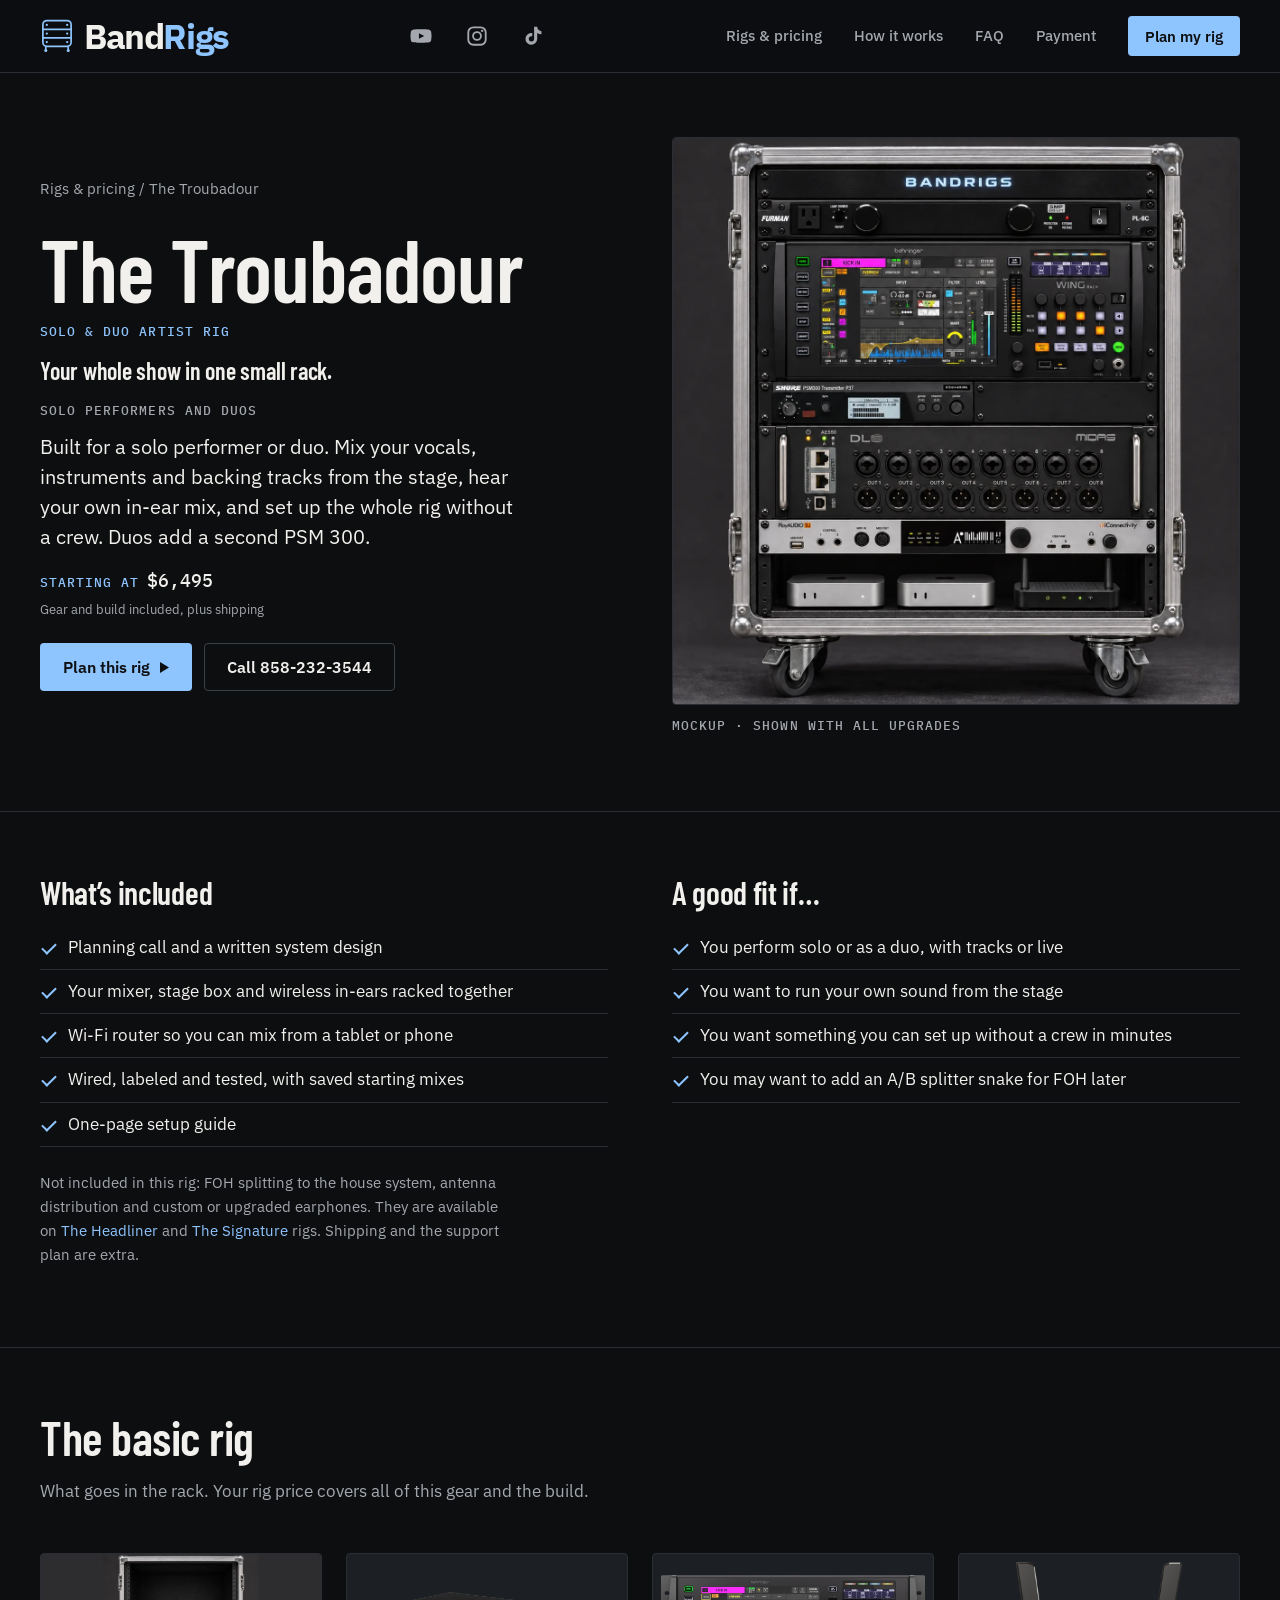
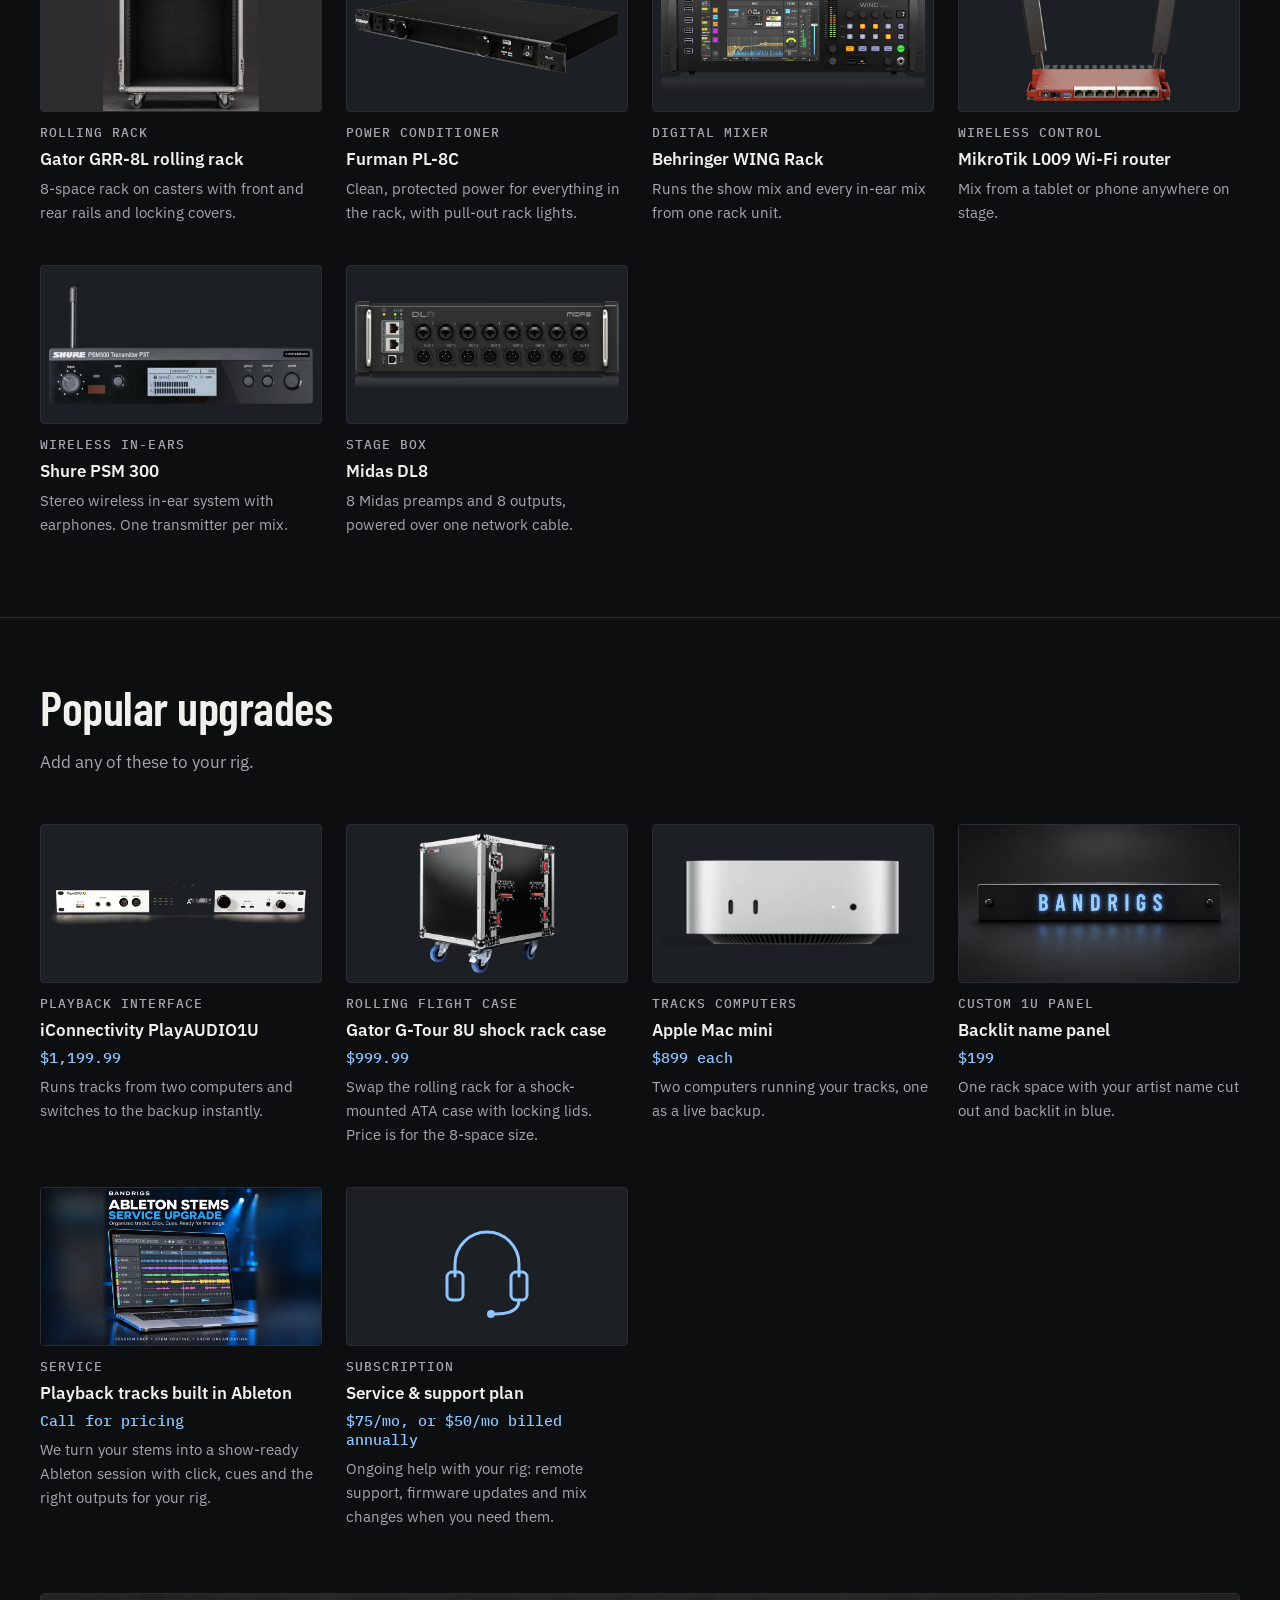
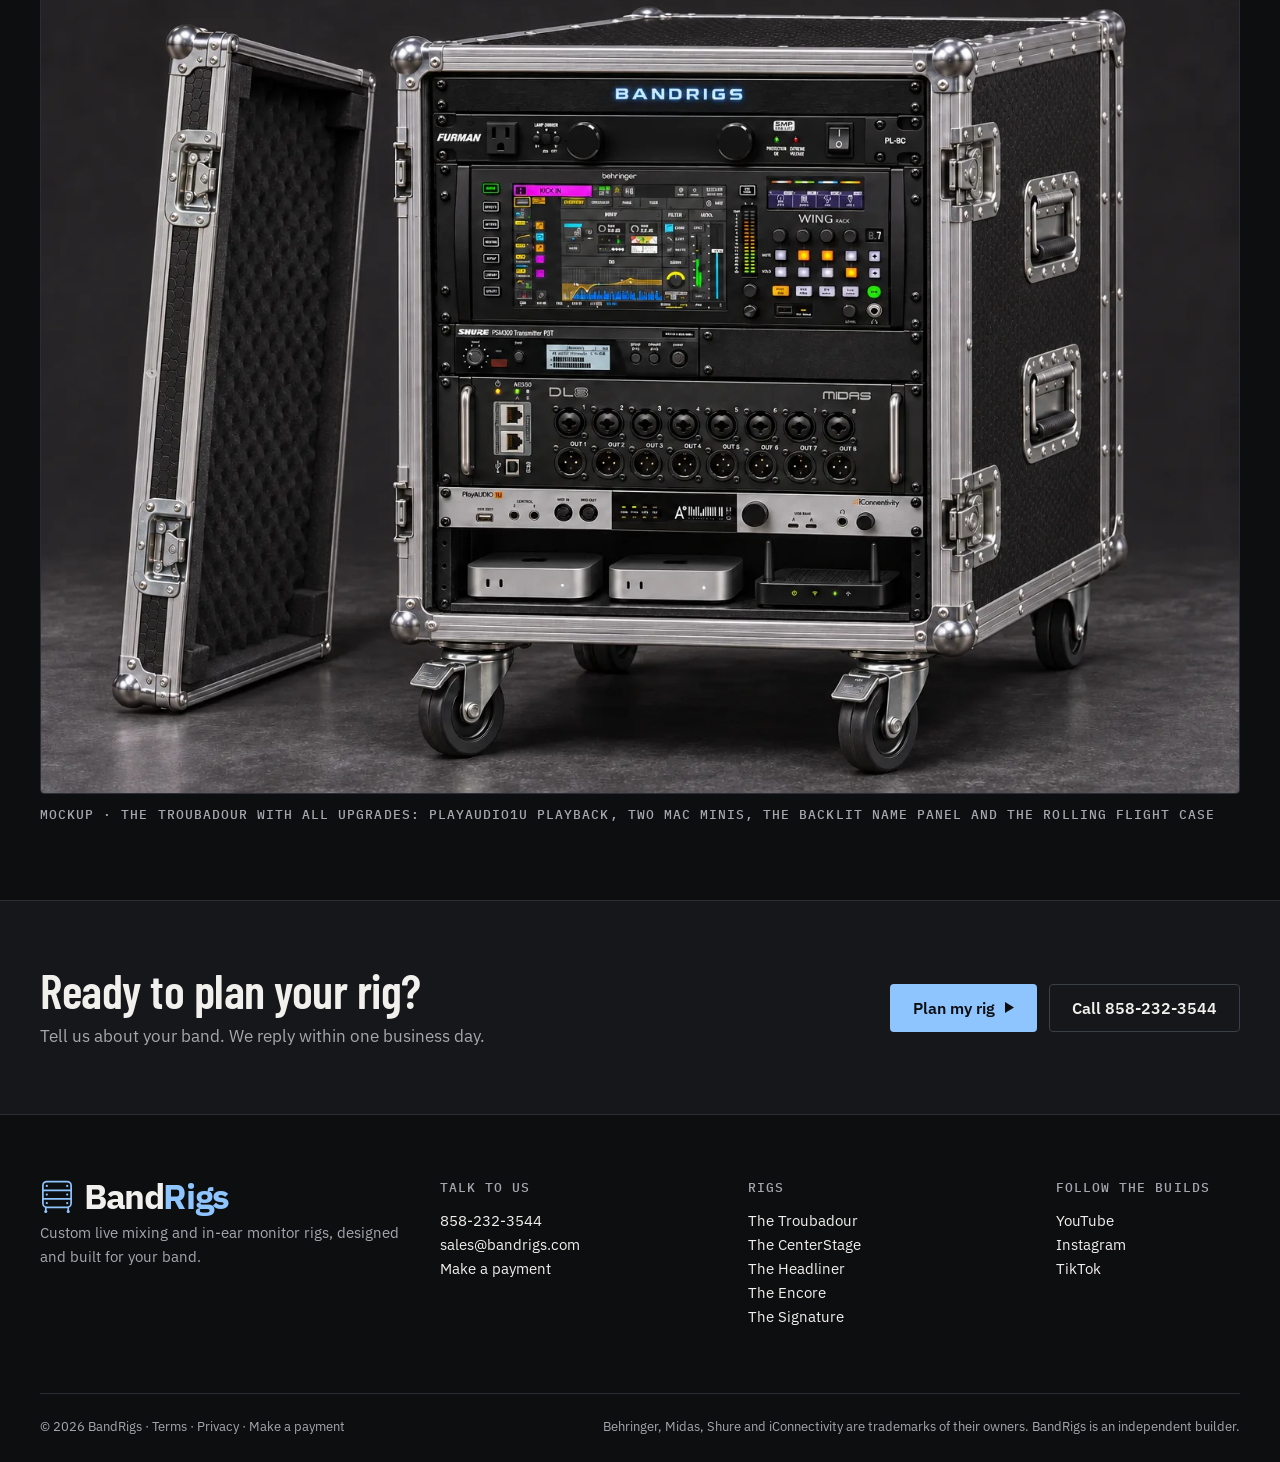
<file: systems/compact/index.html>
<!doctype html>
<html lang="en"><head><meta charset="utf-8"><meta name="viewport" content="width=device-width, initial-scale=1">
<script>(function(){var h=location.hostname;if(h!=='bandrigs.com'&&h!=='www.bandrigs.com')return;var s=document.createElement('script');s.async=true;s.src='https://www.googletagmanager.com/gtag/js?id=G-QB3NVGBJ0Y';document.head.appendChild(s);window.dataLayer=window.dataLayer||[];window.gtag=function(){dataLayer.push(arguments)};gtag('js',new Date());gtag('config','G-QB3NVGBJ0Y');})();</script><script>(function(){var h=location.hostname;if(h!=='bandrigs.com'&&h!=='www.bandrigs.com')return;!function(f,b,e,v,n,t,s){if(f.fbq)return;n=f.fbq=function(){n.callMethod?n.callMethod.apply(n,arguments):n.queue.push(arguments)};if(!f._fbq)f._fbq=n;n.push=n;n.loaded=!0;n.version='2.0';n.queue=[];t=b.createElement(e);t.async=!0;t.src=v;s=b.getElementsByTagName(e)[0];s.parentNode.insertBefore(t,s)}(window,document,'script','https://connect.facebook.net/en_US/fbevents.js');fbq('init','1512121330810481');fbq('track','PageView');})();</script>
<title>The Troubadour: Solo &amp; Duo Artist Rig from $6,495 | BandRigs</title><meta name="description" content="The Troubadour, a solo and duo rig from $6,495: Behringer WING Rack, Midas DL8, Shure PSM 300 in-ears and Furman power in one rolling rack, built by BandRigs for solo performers and duos.">
<link rel="canonical" href="https://bandrigs.com/systems/compact/"><meta name="theme-color" content="#0d0e10">
<meta property="og:type" content="website"><meta property="og:site_name" content="BandRigs"><meta property="og:title" content="The Troubadour: Solo &amp; Duo Artist Rig from $6,495 | BandRigs"><meta property="og:description" content="The Troubadour, a solo and duo rig from $6,495: Behringer WING Rack, Midas DL8, Shure PSM 300 in-ears and Furman power in one rolling rack, built by BandRigs for solo performers and duos."><meta property="og:url" content="https://bandrigs.com/systems/compact/"><meta property="og:image" content="https://bandrigs.com/assets/og.jpg"><meta property="og:image:width" content="1200"><meta property="og:image:height" content="630"><meta name="twitter:card" content="summary_large_image">
<link rel="icon" href="/favicon.svg" type="image/svg+xml">
<link rel="preconnect" href="https://fonts.googleapis.com"><link rel="preconnect" href="https://fonts.gstatic.com" crossorigin>
<link rel="stylesheet" href="https://fonts.googleapis.com/css2?family=Barlow+Condensed:wght@600&family=IBM+Plex+Mono:wght@500&family=IBM+Plex+Sans:wght@400;500;600&display=swap">
<link rel="stylesheet" href="/styles.css?v=4954f342e6"><script type="module" src="/app.js?v=3a9efba922"></script><script type="application/ld+json">{"@context":"https://schema.org","@type":"Organization","@id":"https://bandrigs.com/#org","name":"BandRigs","url":"https://bandrigs.com/","logo":"https://bandrigs.com/assets/logo.svg","image":"https://bandrigs.com/assets/og.jpg","email":"sales@bandrigs.com","telephone":"+18582323544","description":"BandRigs designs and builds custom live mixing and in-ear monitor rack systems for artists and bands anywhere in the US.","areaServed":{"@type":"Country","name":"United States"},"sameAs":["https://www.youtube.com/@BandRigsChannel","https://www.instagram.com/bandrigs/","https://www.tiktok.com/@bandrigschannel"]}</script><script type="application/ld+json">{"@context":"https://schema.org","@type":"BreadcrumbList","itemListElement":[{"@type":"ListItem","position":1,"name":"Home","item":"https://bandrigs.com/"},{"@type":"ListItem","position":2,"name":"Rigs & pricing","item":"https://bandrigs.com/systems/"},{"@type":"ListItem","position":3,"name":"The Troubadour","item":"https://bandrigs.com/systems/compact/"}]}</script><script type="application/ld+json">{"@context":"https://schema.org","@type":"Service","name":"The Troubadour: Solo & Duo Artist Rig","description":"Built for a solo performer or duo. Mix your vocals, instruments and backing tracks from the stage, hear your own in-ear mix, and set up the whole rig without a crew. Duos add a second PSM 300.","provider":{"@id":"https://bandrigs.com/#org"},"offers":{"@type":"Offer","priceSpecification":{"@type":"PriceSpecification","minPrice":6495,"priceCurrency":"USD"}}}</script>
</head><body>
<a class="skip" href="#main">Skip to content</a>
<header class="site-header"><div class="wrap head-row">
<a class="logo" href="/" aria-label="BandRigs home"><svg class="logo-mark" viewBox="0 0 100 100" width="34" height="34" aria-hidden="true"><g fill="none" stroke="#8ec5ff" stroke-width="5" stroke-linecap="round"><rect x="8.5" y="4.5" width="83" height="76" rx="12"/><path d="M8.5 30.5h83M8.5 55.5h83M17 81v8M83 81v8"/></g><g fill="#8ec5ff"><circle cx="20" cy="17.5" r="3.3"/><circle cx="80" cy="17.5" r="3.3"/><circle cx="20" cy="43" r="3.3"/><circle cx="80" cy="43" r="3.3"/><circle cx="20" cy="68" r="3.3"/><circle cx="80" cy="68" r="3.3"/><circle cx="17" cy="92.5" r="4.5"/><circle cx="83" cy="92.5" r="4.5"/></g></svg><span class="logo-text">Band<span>Rigs</span></span></a>
<div class="head-social"><a href="https://www.youtube.com/@BandRigsChannel/videos" rel="noopener" target="_blank" aria-label="BandRigs on YouTube"><svg viewBox="0 0 24 24" width="22" height="22" aria-hidden="true"><path fill="currentColor" d="M23 7.2a3 3 0 0 0-2.1-2.1C19 4.6 12 4.6 12 4.6s-7 0-8.9.5A3 3 0 0 0 1 7.2 31 31 0 0 0 .5 12a31 31 0 0 0 .5 4.8 3 3 0 0 0 2.1 2.1c1.9.5 8.9.5 8.9.5s7 0 8.9-.5a3 3 0 0 0 2.1-2.1 31 31 0 0 0 .5-4.8 31 31 0 0 0-.5-4.8zM9.75 15.02V8.98L15.5 12z"/></svg></a><a href="https://www.instagram.com/bandrigs/" rel="noopener" target="_blank" aria-label="BandRigs on Instagram"><svg viewBox="0 0 24 24" width="22" height="22" aria-hidden="true"><rect x="2.5" y="2.5" width="19" height="19" rx="5.5" fill="none" stroke="currentColor" stroke-width="2"/><circle cx="12" cy="12" r="4.3" fill="none" stroke="currentColor" stroke-width="2"/><circle cx="17.6" cy="6.4" r="1.3" fill="currentColor"/></svg></a><a href="https://www.tiktok.com/@bandrigschannel" rel="noopener" target="_blank" aria-label="BandRigs on TikTok"><svg viewBox="0 0 24 24" width="22" height="22" aria-hidden="true"><path fill="currentColor" d="M16.6 2h-3.4v13.1a2.9 2.9 0 1 1-2.9-2.9c.3 0 .6 0 .9.1V8.8a6.4 6.4 0 1 0 5.4 6.3V8.6a8 8 0 0 0 4.6 1.5V6.7a4.6 4.6 0 0 1-4.6-4.7z"/></svg></a></div>
<nav class="nav" id="nav" aria-label="Main"><a href="/systems/">Rigs & pricing</a><a href="/#how">How it works</a><a href="/#faq">FAQ</a><a href="/payment/">Payment</a><div class="nav-social"><a href="https://www.youtube.com/@BandRigsChannel/videos" rel="noopener" target="_blank" aria-label="BandRigs on YouTube"><svg viewBox="0 0 24 24" width="22" height="22" aria-hidden="true"><path fill="currentColor" d="M23 7.2a3 3 0 0 0-2.1-2.1C19 4.6 12 4.6 12 4.6s-7 0-8.9.5A3 3 0 0 0 1 7.2 31 31 0 0 0 .5 12a31 31 0 0 0 .5 4.8 3 3 0 0 0 2.1 2.1c1.9.5 8.9.5 8.9.5s7 0 8.9-.5a3 3 0 0 0 2.1-2.1 31 31 0 0 0 .5-4.8 31 31 0 0 0-.5-4.8zM9.75 15.02V8.98L15.5 12z"/></svg></a><a href="https://www.instagram.com/bandrigs/" rel="noopener" target="_blank" aria-label="BandRigs on Instagram"><svg viewBox="0 0 24 24" width="22" height="22" aria-hidden="true"><rect x="2.5" y="2.5" width="19" height="19" rx="5.5" fill="none" stroke="currentColor" stroke-width="2"/><circle cx="12" cy="12" r="4.3" fill="none" stroke="currentColor" stroke-width="2"/><circle cx="17.6" cy="6.4" r="1.3" fill="currentColor"/></svg></a><a href="https://www.tiktok.com/@bandrigschannel" rel="noopener" target="_blank" aria-label="BandRigs on TikTok"><svg viewBox="0 0 24 24" width="22" height="22" aria-hidden="true"><path fill="currentColor" d="M16.6 2h-3.4v13.1a2.9 2.9 0 1 1-2.9-2.9c.3 0 .6 0 .9.1V8.8a6.4 6.4 0 1 0 5.4 6.3V8.6a8 8 0 0 0 4.6 1.5V6.7a4.6 4.6 0 0 1-4.6-4.7z"/></svg></a></div></nav>
<a class="btn btn-primary btn-sm head-cta" href="/#finder">Plan my rig</a>
<button class="menu-btn" type="button" aria-expanded="false" aria-controls="nav" aria-label="Menu"><span></span><span></span></button>
</div></header>
<main id="main"><section class="page-head pkg-head"><div class="wrap pkg-head-grid"><div>
<nav class="crumbs" aria-label="Breadcrumb"><a href="/systems/">Rigs &amp; pricing</a> / <span>The Troubadour</span></nav>
<h1 class="pkg-title">The Troubadour</h1><p class="rig-sub">Solo &amp; Duo Artist Rig</p><p class="pkg-tagline">Your whole show in one small rack.</p><p class="label">Solo performers and duos</p><p class="lead">Built for a solo performer or duo. Mix your vocals, instruments and backing tracks from the stage, hear your own in-ear mix, and set up the whole rig without a crew. Duos add a second PSM 300.</p><span class="price"><span class="label">Starting at</span> $6,495<span class="price-note">Gear and build included, plus shipping</span></span>
<div class="actions"><a class="btn btn-primary" href="/plan/?system=compact">Plan this rig <span aria-hidden="true" class="arr"><svg class="tri" viewBox="0 0 10 12" width="9" height="11" aria-hidden="true"><path d="M0 0 10 6 0 12Z" fill="currentColor"/></svg></span></a><a class="btn btn-secondary" href="tel:+18582323544">Call 858-232-3544</a></div></div>
<figure class="pkg-photo"><img src="/assets/solo-rig-front.webp" alt="Mockup of The Troubadour with all upgrades in a rolling rack case, front view" width="1254" height="1254"><figcaption class="label">Mockup · Shown with all upgrades</figcaption></figure></div></section>
<section class="section tight"><div class="wrap two-col"><div><h2>What’s included</h2><ul class="ticks"><li>Planning call and a written system design</li><li>Your mixer, stage box and wireless in-ears racked together</li><li>Wi-Fi router so you can mix from a tablet or phone</li><li>Wired, labeled and tested, with saved starting mixes</li><li>One-page setup guide</li></ul><p class="small muted extras">Not included in this rig: FOH splitting to the house system, antenna distribution and custom or upgraded earphones. They are available on <a href="/systems/complete/">The Headliner</a> and <a href="/systems/custom/">The Signature</a> rigs. Shipping and the support plan are extra.</p></div>
<div><h2>A good fit if…</h2><ul class="ticks"><li>You perform solo or as a duo, with tracks or live</li><li>You want to run your own sound from the stage</li><li>You want something you can set up without a crew in minutes</li><li>You may want to add an A/B splitter snake for FOH later</li></ul></div></div></section>

<section class="section tight"><div class="wrap"><div class="section-head"><h2>The basic rig</h2><p class="muted">What goes in the rack. Your rig price covers all of this gear and the build.</p></div><ul class="gear pieces"><li><div class="gear-img"><img src="/assets/gear/rollingrack-8u.webp" alt="Gator GRR-8L rolling rack" loading="lazy"></div><p class="label">Rolling rack</p><p class="gear-name">Gator GRR-8L rolling rack</p><p class="small muted">8-space rack on casters with front and rear rails and locking covers.</p></li><li><div class="gear-img"><img src="/assets/gear/furman.webp" alt="Furman PL-8C" loading="lazy"></div><p class="label">Power conditioner</p><p class="gear-name">Furman PL-8C</p><p class="small muted">Clean, protected power for everything in the rack, with pull-out rack lights.</p></li><li><div class="gear-img"><img src="/assets/gear/wing-rack.webp" alt="Behringer WING Rack" loading="lazy"></div><p class="label">Digital mixer</p><p class="gear-name">Behringer WING Rack</p><p class="small muted">Runs the show mix and every in-ear mix from one rack unit.</p></li><li><div class="gear-img"><img src="/assets/gear/router.webp" alt="MikroTik L009 Wi-Fi router" loading="lazy"></div><p class="label">Wireless control</p><p class="gear-name">MikroTik L009 Wi-Fi router</p><p class="small muted">Mix from a tablet or phone anywhere on stage.</p></li><li><div class="gear-img"><img src="/assets/gear/psm300-p3t.webp" alt="Shure PSM 300" loading="lazy"></div><p class="label">Wireless in-ears</p><p class="gear-name">Shure PSM 300</p><p class="small muted">Stereo wireless in-ear system with earphones. One transmitter per mix.</p></li><li><div class="gear-img"><img src="/assets/gear/dl8.webp" alt="Midas DL8" loading="lazy"></div><p class="label">Stage box</p><p class="gear-name">Midas DL8</p><p class="small muted">8 Midas preamps and 8 outputs, powered over one network cable.</p></li></ul></div></section>

<section class="section tight"><div class="wrap"><div class="section-head"><h2>Popular upgrades</h2><p class="muted">Add any of these to your rig.</p></div><ul class="gear pieces"><li><div class="gear-img"><img src="/assets/gear/playaudio1u.webp" alt="iConnectivity PlayAUDIO1U" loading="lazy"></div><p class="label">Playback interface</p><p class="gear-name">iConnectivity PlayAUDIO1U</p><p class="piece-price">$1,199.99</p><p class="small muted">Runs tracks from two computers and switches to the backup instantly.</p></li><li><div class="gear-img"><img src="/assets/gear/flightcase-8u.webp" alt="Gator G-Tour 8U shock rack case" loading="lazy"></div><p class="label">Rolling flight case</p><p class="gear-name">Gator G-Tour 8U shock rack case</p><p class="piece-price">$999.99</p><p class="small muted">Swap the rolling rack for a shock-mounted ATA case with locking lids. Price is for the 8-space size.</p></li><li><div class="gear-img"><img src="/assets/gear/macmini.webp" alt="Apple Mac mini" loading="lazy"></div><p class="label">Tracks computers</p><p class="gear-name">Apple Mac mini</p><p class="piece-price">$899 each</p><p class="small muted">Two computers running your tracks, one as a live backup.</p></li><li><div class="gear-img fill"><img src="/assets/gear/name-panel.webp" alt="Backlit name panel" loading="lazy"></div><p class="label">Custom 1U panel</p><p class="gear-name">Backlit name panel</p><p class="piece-price">$199</p><p class="small muted">One rack space with your artist name cut out and backlit in blue.</p></li><li><div class="gear-img fill"><img src="/assets/gear/ableton-stems.webp" alt="Playback tracks built in Ableton" loading="lazy"></div><p class="label">Service</p><p class="gear-name">Playback tracks built in Ableton</p><p class="piece-price">Call for pricing</p><p class="small muted">We turn your stems into a show-ready Ableton session with click, cues and the right outputs for your rig.</p></li><li><div class="gear-img"><svg viewBox="0 0 240 120" width="240" height="120" aria-hidden="true"><g fill="none" stroke="#8ec5ff" stroke-width="3" stroke-linecap="round"><path d="M88 70V58a32 32 0 0 1 64 0v12"/><rect x="80" y="66" width="16" height="28" rx="5"/><rect x="144" y="66" width="16" height="28" rx="5"/><path d="M152 94c0 10-10 14-24 14"/></g><circle cx="124" cy="108" r="4" fill="#8ec5ff"/></svg></div><p class="label">Subscription</p><p class="gear-name">Service & support plan</p><p class="piece-price">$75/mo, or $50/mo billed annually</p><p class="small muted">Ongoing help with your rig: remote support, firmware updates and mix changes when you need them.</p></li></ul><figure class="wide-shot mock-one"><img src="/assets/solo-rig-angle.webp" alt="Mockup of The Troubadour in an open flight case on wheels" loading="lazy" width="1536" height="1024"></figure><p class="label mock-cap">Mockup · The Troubadour with all upgrades: PlayAUDIO1U playback, two Mac minis, the backlit name panel and the rolling flight case</p></div></section>
<section class="cta-band"><div class="wrap cta-row"><div><h2>Ready to plan your rig?</h2><p class="muted">Tell us about your band. We reply within one business day.</p></div><div class="actions"><a class="btn btn-primary" href="/#finder">Plan my rig <span aria-hidden="true" class="arr"><svg class="tri" viewBox="0 0 10 12" width="9" height="11" aria-hidden="true"><path d="M0 0 10 6 0 12Z" fill="currentColor"/></svg></span></a><a class="btn btn-secondary" href="tel:+18582323544">Call 858-232-3544</a></div></div></section></main>
<footer class="site-footer"><div class="wrap foot-grid">
<div><a class="logo" href="/" aria-label="BandRigs home"><svg class="logo-mark" viewBox="0 0 100 100" width="34" height="34" aria-hidden="true"><g fill="none" stroke="#8ec5ff" stroke-width="5" stroke-linecap="round"><rect x="8.5" y="4.5" width="83" height="76" rx="12"/><path d="M8.5 30.5h83M8.5 55.5h83M17 81v8M83 81v8"/></g><g fill="#8ec5ff"><circle cx="20" cy="17.5" r="3.3"/><circle cx="80" cy="17.5" r="3.3"/><circle cx="20" cy="43" r="3.3"/><circle cx="80" cy="43" r="3.3"/><circle cx="20" cy="68" r="3.3"/><circle cx="80" cy="68" r="3.3"/><circle cx="17" cy="92.5" r="4.5"/><circle cx="83" cy="92.5" r="4.5"/></g></svg><span class="logo-text">Band<span>Rigs</span></span></a><p class="muted">Custom live mixing and in-ear monitor rigs, designed and built for your band.</p></div>
<div><p class="label">Talk to us</p><p><a href="tel:+18582323544">858-232-3544</a><br><a href="mailto:sales@bandrigs.com">sales@bandrigs.com</a><br><a href="/payment/">Make a payment</a></p></div>
<div><p class="label">Rigs</p><p><a href="/systems/compact/">The Troubadour</a><br><a href="/systems/band/">The CenterStage</a><br><a href="/systems/complete/">The Headliner</a><br><a href="/systems/upgrade/">The Encore</a><br><a href="/systems/custom/">The Signature</a></p></div>
<div><p class="label">Follow the builds</p><p class="socials">
<a href="https://www.youtube.com/@BandRigsChannel/videos" rel="noopener" target="_blank">YouTube</a><br>
<a href="https://www.instagram.com/bandrigs/" rel="noopener" target="_blank">Instagram</a><br>
<a href="https://www.tiktok.com/@bandrigschannel" rel="noopener" target="_blank">TikTok</a></p></div>
</div><div class="wrap foot-base"><span>© 2026 BandRigs · <a href="/terms/">Terms</a> · <a href="/privacy/">Privacy</a> · <a href="/payment/">Make a payment</a></span><span>Behringer, Midas, Shure and iConnectivity are trademarks of their owners. BandRigs is an independent builder.</span></div></footer>
</body></html>
</file>
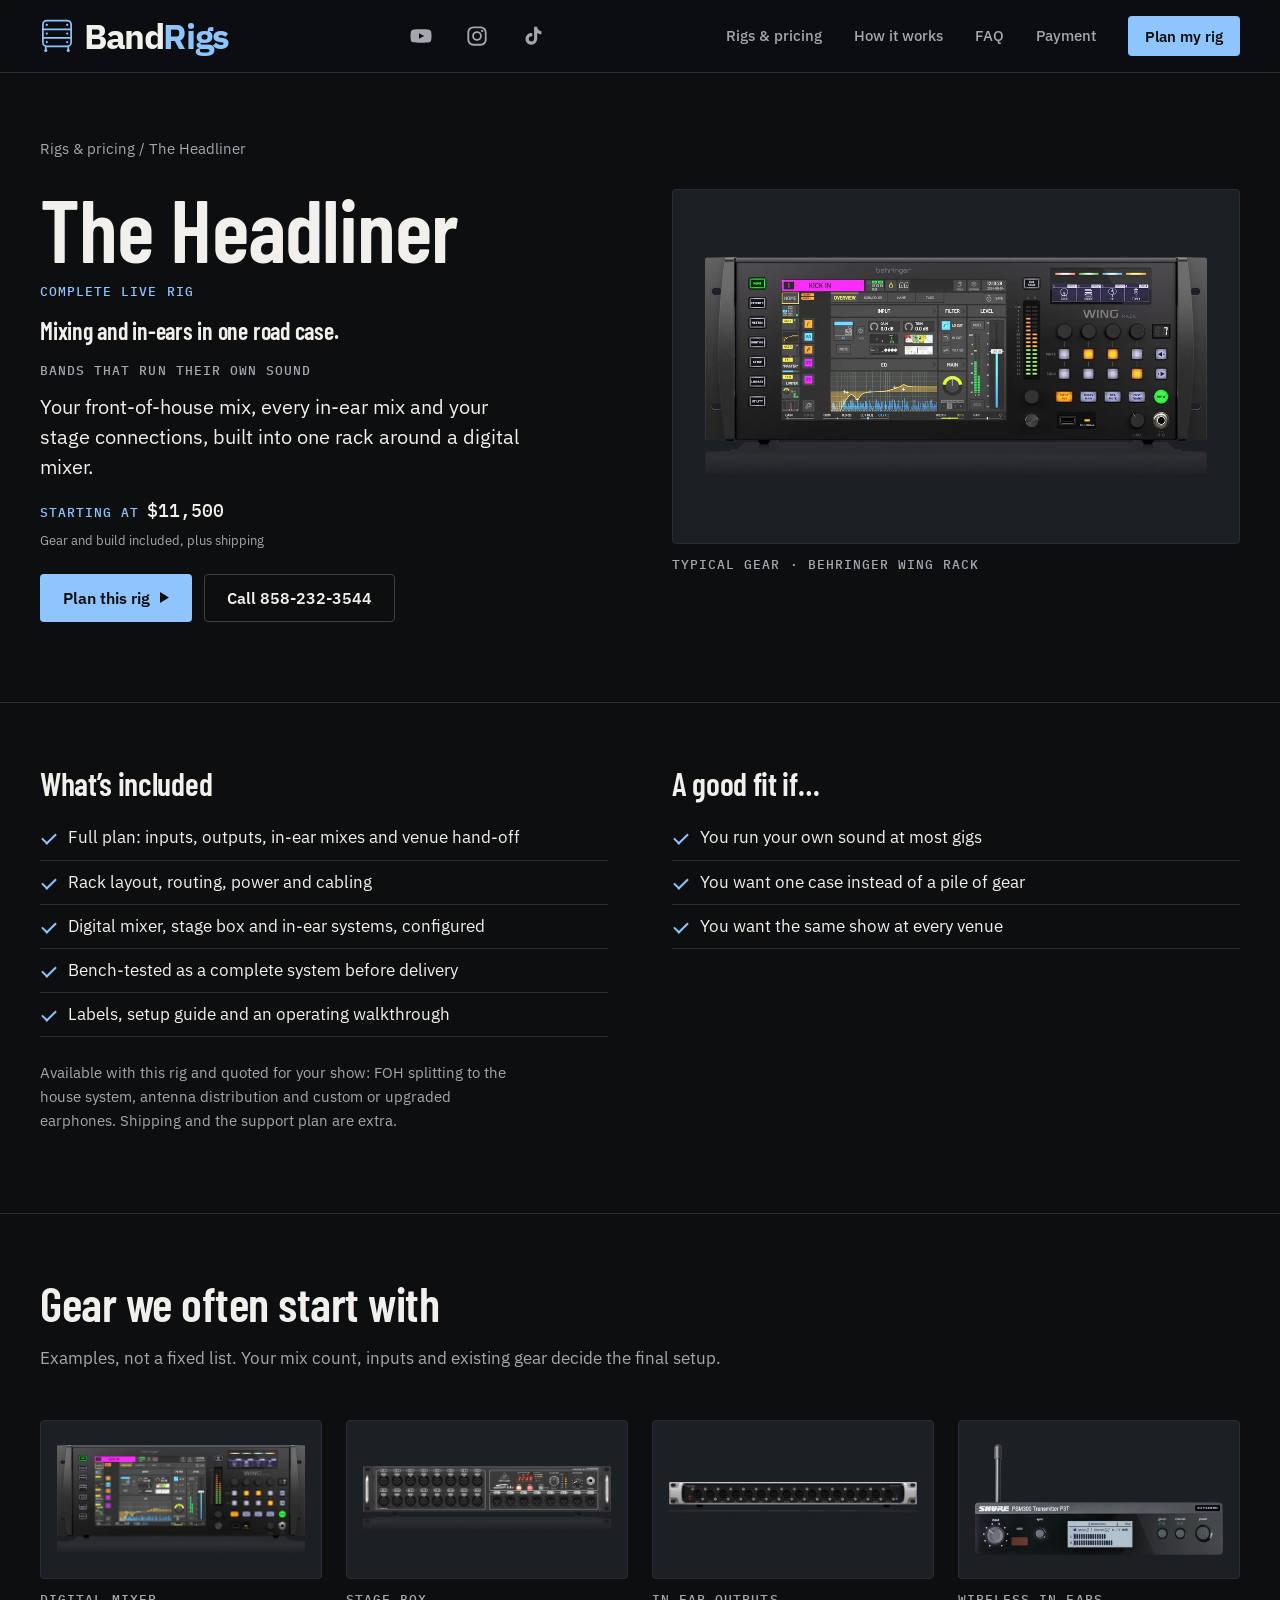
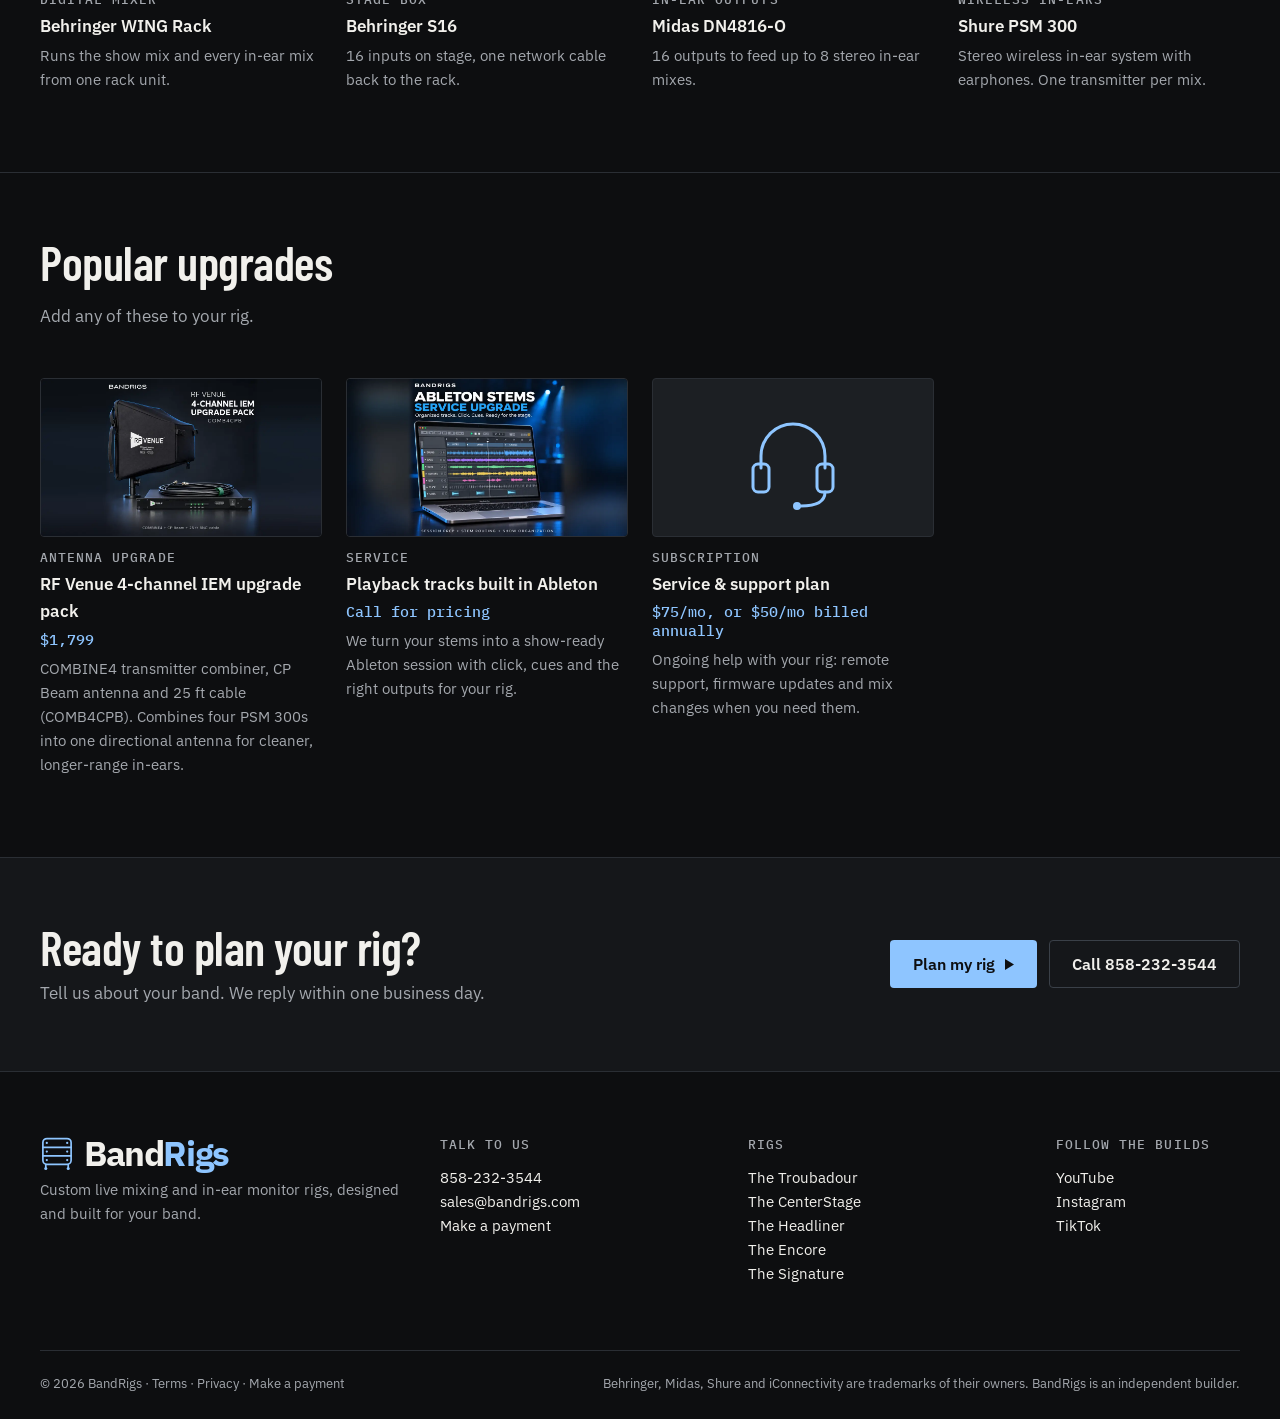
<file: systems/complete/index.html>
<!doctype html>
<html lang="en"><head><meta charset="utf-8"><meta name="viewport" content="width=device-width, initial-scale=1">
<script>(function(){var h=location.hostname;if(h!=='bandrigs.com'&&h!=='www.bandrigs.com')return;var s=document.createElement('script');s.async=true;s.src='https://www.googletagmanager.com/gtag/js?id=G-QB3NVGBJ0Y';document.head.appendChild(s);window.dataLayer=window.dataLayer||[];window.gtag=function(){dataLayer.push(arguments)};gtag('js',new Date());gtag('config','G-QB3NVGBJ0Y');})();</script><script>(function(){var h=location.hostname;if(h!=='bandrigs.com'&&h!=='www.bandrigs.com')return;!function(f,b,e,v,n,t,s){if(f.fbq)return;n=f.fbq=function(){n.callMethod?n.callMethod.apply(n,arguments):n.queue.push(arguments)};if(!f._fbq)f._fbq=n;n.push=n;n.loaded=!0;n.version='2.0';n.queue=[];t=b.createElement(e);t.async=!0;t.src=v;s=b.getElementsByTagName(e)[0];s.parentNode.insertBefore(t,s)}(window,document,'script','https://connect.facebook.net/en_US/fbevents.js');fbq('init','1512121330810481');fbq('track','PageView');})();</script>
<title>The Headliner: Complete Live Rig from $11,500 | BandRigs</title><meta name="description" content="The Headliner, a complete live mixing and in-ear rig for bands, from $11,500. WING Rack, stage box and in-ears in one road case, built by BandRigs.">
<link rel="canonical" href="https://bandrigs.com/systems/complete/"><meta name="theme-color" content="#0d0e10">
<meta property="og:type" content="website"><meta property="og:site_name" content="BandRigs"><meta property="og:title" content="The Headliner: Complete Live Rig from $11,500 | BandRigs"><meta property="og:description" content="The Headliner, a complete live mixing and in-ear rig for bands, from $11,500. WING Rack, stage box and in-ears in one road case, built by BandRigs."><meta property="og:url" content="https://bandrigs.com/systems/complete/"><meta property="og:image" content="https://bandrigs.com/assets/og.jpg"><meta property="og:image:width" content="1200"><meta property="og:image:height" content="630"><meta name="twitter:card" content="summary_large_image">
<link rel="icon" href="/favicon.svg" type="image/svg+xml">
<link rel="preconnect" href="https://fonts.googleapis.com"><link rel="preconnect" href="https://fonts.gstatic.com" crossorigin>
<link rel="stylesheet" href="https://fonts.googleapis.com/css2?family=Barlow+Condensed:wght@600&family=IBM+Plex+Mono:wght@500&family=IBM+Plex+Sans:wght@400;500;600&display=swap">
<link rel="stylesheet" href="/styles.css?v=4954f342e6"><script type="module" src="/app.js?v=3a9efba922"></script><script type="application/ld+json">{"@context":"https://schema.org","@type":"Organization","@id":"https://bandrigs.com/#org","name":"BandRigs","url":"https://bandrigs.com/","logo":"https://bandrigs.com/assets/logo.svg","image":"https://bandrigs.com/assets/og.jpg","email":"sales@bandrigs.com","telephone":"+18582323544","description":"BandRigs designs and builds custom live mixing and in-ear monitor rack systems for artists and bands anywhere in the US.","areaServed":{"@type":"Country","name":"United States"},"sameAs":["https://www.youtube.com/@BandRigsChannel","https://www.instagram.com/bandrigs/","https://www.tiktok.com/@bandrigschannel"]}</script><script type="application/ld+json">{"@context":"https://schema.org","@type":"BreadcrumbList","itemListElement":[{"@type":"ListItem","position":1,"name":"Home","item":"https://bandrigs.com/"},{"@type":"ListItem","position":2,"name":"Rigs & pricing","item":"https://bandrigs.com/systems/"},{"@type":"ListItem","position":3,"name":"The Headliner","item":"https://bandrigs.com/systems/complete/"}]}</script><script type="application/ld+json">{"@context":"https://schema.org","@type":"Service","name":"The Headliner: Complete Live Rig","description":"Your front-of-house mix, every in-ear mix and your stage connections, built into one rack around a digital mixer.","provider":{"@id":"https://bandrigs.com/#org"},"offers":{"@type":"Offer","priceSpecification":{"@type":"PriceSpecification","minPrice":11500,"priceCurrency":"USD"}}}</script>
</head><body>
<a class="skip" href="#main">Skip to content</a>
<header class="site-header"><div class="wrap head-row">
<a class="logo" href="/" aria-label="BandRigs home"><svg class="logo-mark" viewBox="0 0 100 100" width="34" height="34" aria-hidden="true"><g fill="none" stroke="#8ec5ff" stroke-width="5" stroke-linecap="round"><rect x="8.5" y="4.5" width="83" height="76" rx="12"/><path d="M8.5 30.5h83M8.5 55.5h83M17 81v8M83 81v8"/></g><g fill="#8ec5ff"><circle cx="20" cy="17.5" r="3.3"/><circle cx="80" cy="17.5" r="3.3"/><circle cx="20" cy="43" r="3.3"/><circle cx="80" cy="43" r="3.3"/><circle cx="20" cy="68" r="3.3"/><circle cx="80" cy="68" r="3.3"/><circle cx="17" cy="92.5" r="4.5"/><circle cx="83" cy="92.5" r="4.5"/></g></svg><span class="logo-text">Band<span>Rigs</span></span></a>
<div class="head-social"><a href="https://www.youtube.com/@BandRigsChannel/videos" rel="noopener" target="_blank" aria-label="BandRigs on YouTube"><svg viewBox="0 0 24 24" width="22" height="22" aria-hidden="true"><path fill="currentColor" d="M23 7.2a3 3 0 0 0-2.1-2.1C19 4.6 12 4.6 12 4.6s-7 0-8.9.5A3 3 0 0 0 1 7.2 31 31 0 0 0 .5 12a31 31 0 0 0 .5 4.8 3 3 0 0 0 2.1 2.1c1.9.5 8.9.5 8.9.5s7 0 8.9-.5a3 3 0 0 0 2.1-2.1 31 31 0 0 0 .5-4.8 31 31 0 0 0-.5-4.8zM9.75 15.02V8.98L15.5 12z"/></svg></a><a href="https://www.instagram.com/bandrigs/" rel="noopener" target="_blank" aria-label="BandRigs on Instagram"><svg viewBox="0 0 24 24" width="22" height="22" aria-hidden="true"><rect x="2.5" y="2.5" width="19" height="19" rx="5.5" fill="none" stroke="currentColor" stroke-width="2"/><circle cx="12" cy="12" r="4.3" fill="none" stroke="currentColor" stroke-width="2"/><circle cx="17.6" cy="6.4" r="1.3" fill="currentColor"/></svg></a><a href="https://www.tiktok.com/@bandrigschannel" rel="noopener" target="_blank" aria-label="BandRigs on TikTok"><svg viewBox="0 0 24 24" width="22" height="22" aria-hidden="true"><path fill="currentColor" d="M16.6 2h-3.4v13.1a2.9 2.9 0 1 1-2.9-2.9c.3 0 .6 0 .9.1V8.8a6.4 6.4 0 1 0 5.4 6.3V8.6a8 8 0 0 0 4.6 1.5V6.7a4.6 4.6 0 0 1-4.6-4.7z"/></svg></a></div>
<nav class="nav" id="nav" aria-label="Main"><a href="/systems/">Rigs & pricing</a><a href="/#how">How it works</a><a href="/#faq">FAQ</a><a href="/payment/">Payment</a><div class="nav-social"><a href="https://www.youtube.com/@BandRigsChannel/videos" rel="noopener" target="_blank" aria-label="BandRigs on YouTube"><svg viewBox="0 0 24 24" width="22" height="22" aria-hidden="true"><path fill="currentColor" d="M23 7.2a3 3 0 0 0-2.1-2.1C19 4.6 12 4.6 12 4.6s-7 0-8.9.5A3 3 0 0 0 1 7.2 31 31 0 0 0 .5 12a31 31 0 0 0 .5 4.8 3 3 0 0 0 2.1 2.1c1.9.5 8.9.5 8.9.5s7 0 8.9-.5a3 3 0 0 0 2.1-2.1 31 31 0 0 0 .5-4.8 31 31 0 0 0-.5-4.8zM9.75 15.02V8.98L15.5 12z"/></svg></a><a href="https://www.instagram.com/bandrigs/" rel="noopener" target="_blank" aria-label="BandRigs on Instagram"><svg viewBox="0 0 24 24" width="22" height="22" aria-hidden="true"><rect x="2.5" y="2.5" width="19" height="19" rx="5.5" fill="none" stroke="currentColor" stroke-width="2"/><circle cx="12" cy="12" r="4.3" fill="none" stroke="currentColor" stroke-width="2"/><circle cx="17.6" cy="6.4" r="1.3" fill="currentColor"/></svg></a><a href="https://www.tiktok.com/@bandrigschannel" rel="noopener" target="_blank" aria-label="BandRigs on TikTok"><svg viewBox="0 0 24 24" width="22" height="22" aria-hidden="true"><path fill="currentColor" d="M16.6 2h-3.4v13.1a2.9 2.9 0 1 1-2.9-2.9c.3 0 .6 0 .9.1V8.8a6.4 6.4 0 1 0 5.4 6.3V8.6a8 8 0 0 0 4.6 1.5V6.7a4.6 4.6 0 0 1-4.6-4.7z"/></svg></a></div></nav>
<a class="btn btn-primary btn-sm head-cta" href="/#finder">Plan my rig</a>
<button class="menu-btn" type="button" aria-expanded="false" aria-controls="nav" aria-label="Menu"><span></span><span></span></button>
</div></header>
<main id="main"><section class="page-head pkg-head"><div class="wrap pkg-head-grid"><div>
<nav class="crumbs" aria-label="Breadcrumb"><a href="/systems/">Rigs &amp; pricing</a> / <span>The Headliner</span></nav>
<h1 class="pkg-title">The Headliner</h1><p class="rig-sub">Complete Live Rig</p><p class="pkg-tagline">Mixing and in-ears in one road case.</p><p class="label">Bands that run their own sound</p><p class="lead">Your front-of-house mix, every in-ear mix and your stage connections, built into one rack around a digital mixer.</p><span class="price"><span class="label">Starting at</span> $11,500<span class="price-note">Gear and build included, plus shipping</span></span>
<div class="actions"><a class="btn btn-primary" href="/plan/?system=complete">Plan this rig <span aria-hidden="true" class="arr"><svg class="tri" viewBox="0 0 10 12" width="9" height="11" aria-hidden="true"><path d="M0 0 10 6 0 12Z" fill="currentColor"/></svg></span></a><a class="btn btn-secondary" href="tel:+18582323544">Call 858-232-3544</a></div></div>
<figure class="pkg-photo"><div class="gear-img"><img src="/assets/gear/wing-rack.webp" alt="Behringer WING Rack" width="1100" height="477"></div><figcaption class="label">Typical gear · Behringer WING Rack</figcaption></figure></div></section>
<section class="section tight"><div class="wrap two-col"><div><h2>What’s included</h2><ul class="ticks"><li>Full plan: inputs, outputs, in-ear mixes and venue hand-off</li><li>Rack layout, routing, power and cabling</li><li>Digital mixer, stage box and in-ear systems, configured</li><li>Bench-tested as a complete system before delivery</li><li>Labels, setup guide and an operating walkthrough</li></ul><p class="small muted extras">Available with this rig and quoted for your show: FOH splitting to the house system, antenna distribution and custom or upgraded earphones. Shipping and the support plan are extra.</p></div>
<div><h2>A good fit if…</h2><ul class="ticks"><li>You run your own sound at most gigs</li><li>You want one case instead of a pile of gear</li><li>You want the same show at every venue</li></ul></div></div></section>


<section class="section tight"><div class="wrap"><div class="section-head"><h2>Gear we often start with</h2><p class="muted">Examples, not a fixed list. Your mix count, inputs and existing gear decide the final setup.</p></div><ul class="gear"><li><div class="gear-img"><img src="/assets/gear/wing-rack.webp" alt="Behringer WING Rack" loading="lazy" width="1100" height="477"></div><p class="label">Digital mixer</p><p class="gear-name">Behringer WING Rack</p><p class="small muted">Runs the show mix and every in-ear mix from one rack unit.</p></li><li><div class="gear-img"><img src="/assets/s16.webp" alt="Behringer S16" loading="lazy" width="1100" height="293"></div><p class="label">Stage box</p><p class="gear-name">Behringer S16</p><p class="small muted">16 inputs on stage, one network cable back to the rack.</p></li><li><div class="gear-img"><img src="/assets/dn4816-o.webp" alt="Midas DN4816-O" loading="lazy" width="1100" height="152"></div><p class="label">In-ear outputs</p><p class="gear-name">Midas DN4816-O</p><p class="small muted">16 outputs to feed up to 8 stereo in-ear mixes.</p></li><li><div class="gear-img"><img src="/assets/gear/psm300-p3t.webp" alt="Shure PSM 300" loading="lazy" width="1100" height="491"></div><p class="label">Wireless in-ears</p><p class="gear-name">Shure PSM 300</p><p class="small muted">Stereo wireless in-ear system with earphones. One transmitter per mix.</p></li></ul></div></section>
<section class="section tight"><div class="wrap"><div class="section-head"><h2>Popular upgrades</h2><p class="muted">Add any of these to your rig.</p></div><ul class="gear pieces"><li><div class="gear-img fill"><img src="/assets/gear/rfvenue-comb4cpb.webp" alt="RF Venue 4-channel IEM upgrade pack" loading="lazy"></div><p class="label">Antenna upgrade</p><p class="gear-name">RF Venue 4-channel IEM upgrade pack</p><p class="piece-price">$1,799</p><p class="small muted">COMBINE4 transmitter combiner, CP Beam antenna and 25 ft cable (COMB4CPB). Combines four PSM 300s into one directional antenna for cleaner, longer-range in-ears.</p></li><li><div class="gear-img fill"><img src="/assets/gear/ableton-stems.webp" alt="Playback tracks built in Ableton" loading="lazy"></div><p class="label">Service</p><p class="gear-name">Playback tracks built in Ableton</p><p class="piece-price">Call for pricing</p><p class="small muted">We turn your stems into a show-ready Ableton session with click, cues and the right outputs for your rig.</p></li><li><div class="gear-img"><svg viewBox="0 0 240 120" width="240" height="120" aria-hidden="true"><g fill="none" stroke="#8ec5ff" stroke-width="3" stroke-linecap="round"><path d="M88 70V58a32 32 0 0 1 64 0v12"/><rect x="80" y="66" width="16" height="28" rx="5"/><rect x="144" y="66" width="16" height="28" rx="5"/><path d="M152 94c0 10-10 14-24 14"/></g><circle cx="124" cy="108" r="4" fill="#8ec5ff"/></svg></div><p class="label">Subscription</p><p class="gear-name">Service & support plan</p><p class="piece-price">$75/mo, or $50/mo billed annually</p><p class="small muted">Ongoing help with your rig: remote support, firmware updates and mix changes when you need them.</p></li></ul></div></section>
<section class="cta-band"><div class="wrap cta-row"><div><h2>Ready to plan your rig?</h2><p class="muted">Tell us about your band. We reply within one business day.</p></div><div class="actions"><a class="btn btn-primary" href="/#finder">Plan my rig <span aria-hidden="true" class="arr"><svg class="tri" viewBox="0 0 10 12" width="9" height="11" aria-hidden="true"><path d="M0 0 10 6 0 12Z" fill="currentColor"/></svg></span></a><a class="btn btn-secondary" href="tel:+18582323544">Call 858-232-3544</a></div></div></section></main>
<footer class="site-footer"><div class="wrap foot-grid">
<div><a class="logo" href="/" aria-label="BandRigs home"><svg class="logo-mark" viewBox="0 0 100 100" width="34" height="34" aria-hidden="true"><g fill="none" stroke="#8ec5ff" stroke-width="5" stroke-linecap="round"><rect x="8.5" y="4.5" width="83" height="76" rx="12"/><path d="M8.5 30.5h83M8.5 55.5h83M17 81v8M83 81v8"/></g><g fill="#8ec5ff"><circle cx="20" cy="17.5" r="3.3"/><circle cx="80" cy="17.5" r="3.3"/><circle cx="20" cy="43" r="3.3"/><circle cx="80" cy="43" r="3.3"/><circle cx="20" cy="68" r="3.3"/><circle cx="80" cy="68" r="3.3"/><circle cx="17" cy="92.5" r="4.5"/><circle cx="83" cy="92.5" r="4.5"/></g></svg><span class="logo-text">Band<span>Rigs</span></span></a><p class="muted">Custom live mixing and in-ear monitor rigs, designed and built for your band.</p></div>
<div><p class="label">Talk to us</p><p><a href="tel:+18582323544">858-232-3544</a><br><a href="mailto:sales@bandrigs.com">sales@bandrigs.com</a><br><a href="/payment/">Make a payment</a></p></div>
<div><p class="label">Rigs</p><p><a href="/systems/compact/">The Troubadour</a><br><a href="/systems/band/">The CenterStage</a><br><a href="/systems/complete/">The Headliner</a><br><a href="/systems/upgrade/">The Encore</a><br><a href="/systems/custom/">The Signature</a></p></div>
<div><p class="label">Follow the builds</p><p class="socials">
<a href="https://www.youtube.com/@BandRigsChannel/videos" rel="noopener" target="_blank">YouTube</a><br>
<a href="https://www.instagram.com/bandrigs/" rel="noopener" target="_blank">Instagram</a><br>
<a href="https://www.tiktok.com/@bandrigschannel" rel="noopener" target="_blank">TikTok</a></p></div>
</div><div class="wrap foot-base"><span>© 2026 BandRigs · <a href="/terms/">Terms</a> · <a href="/privacy/">Privacy</a> · <a href="/payment/">Make a payment</a></span><span>Behringer, Midas, Shure and iConnectivity are trademarks of their owners. BandRigs is an independent builder.</span></div></footer>
</body></html>
</file>
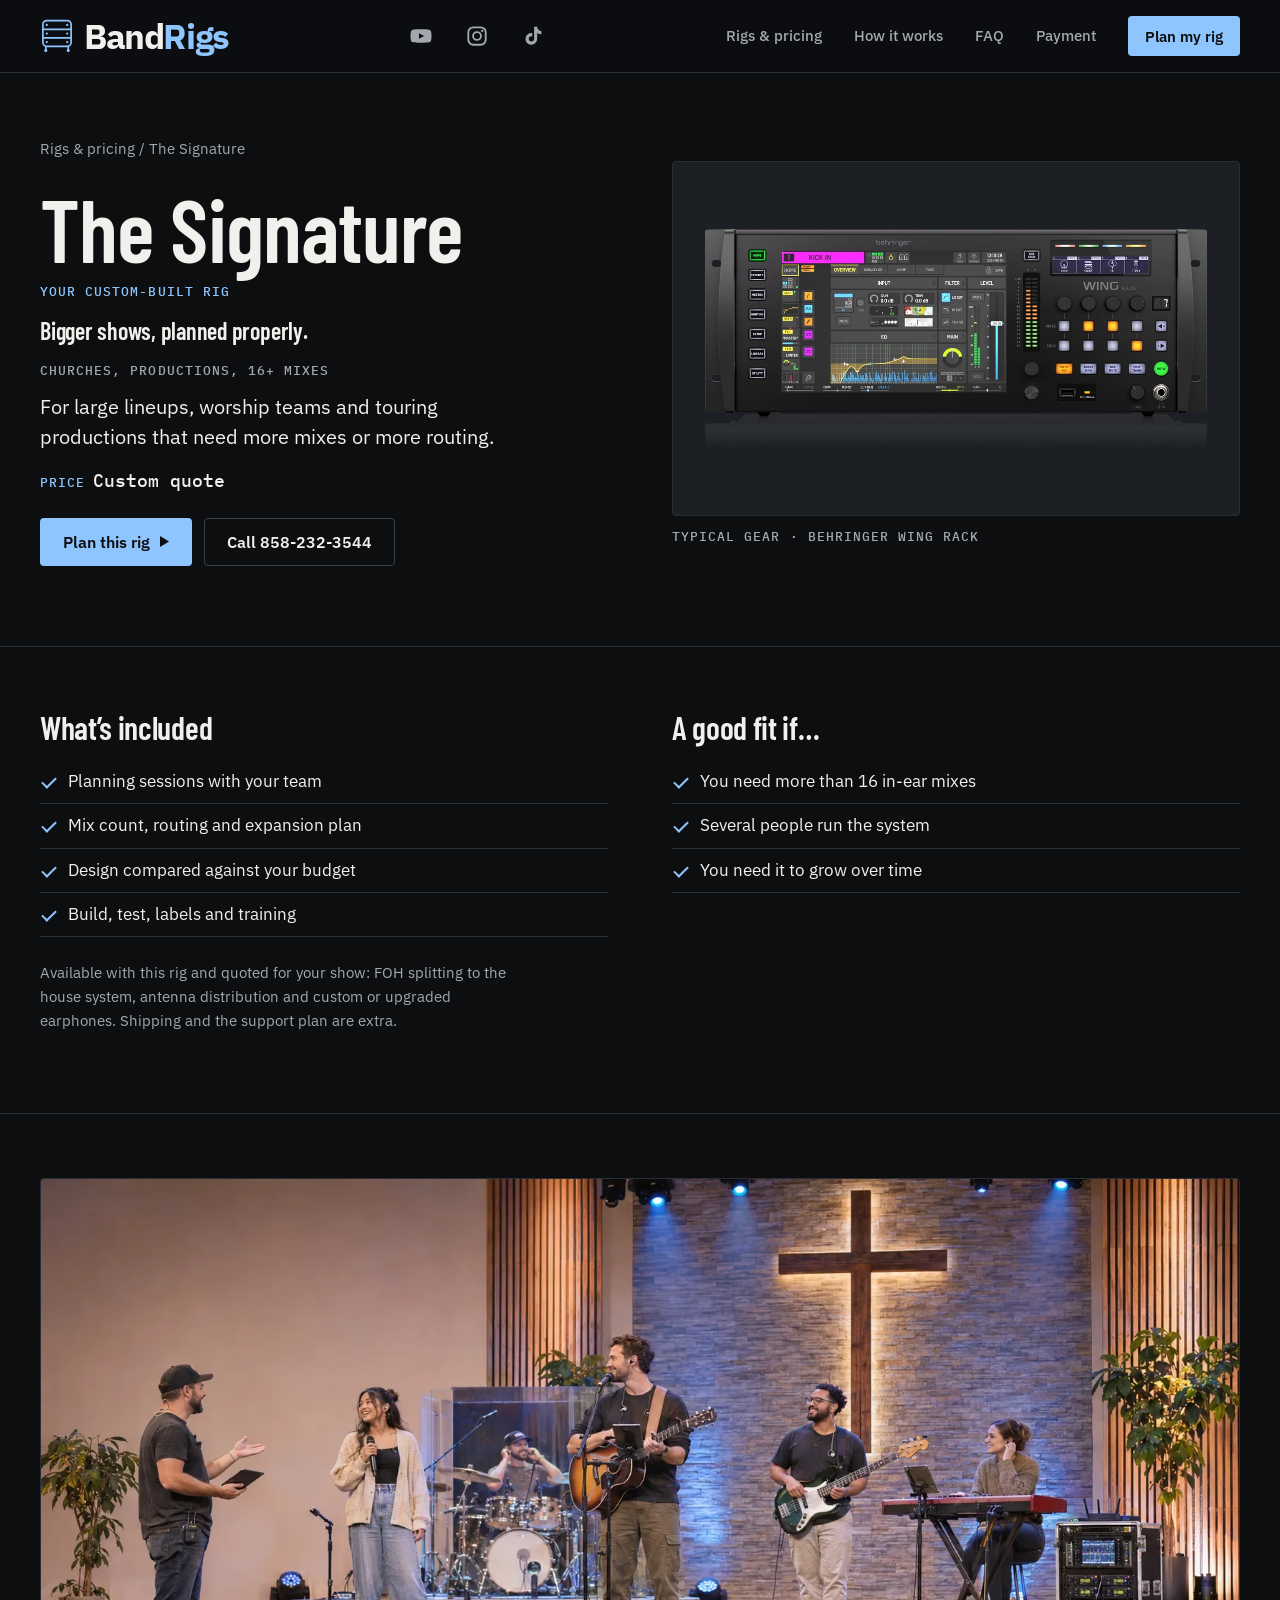
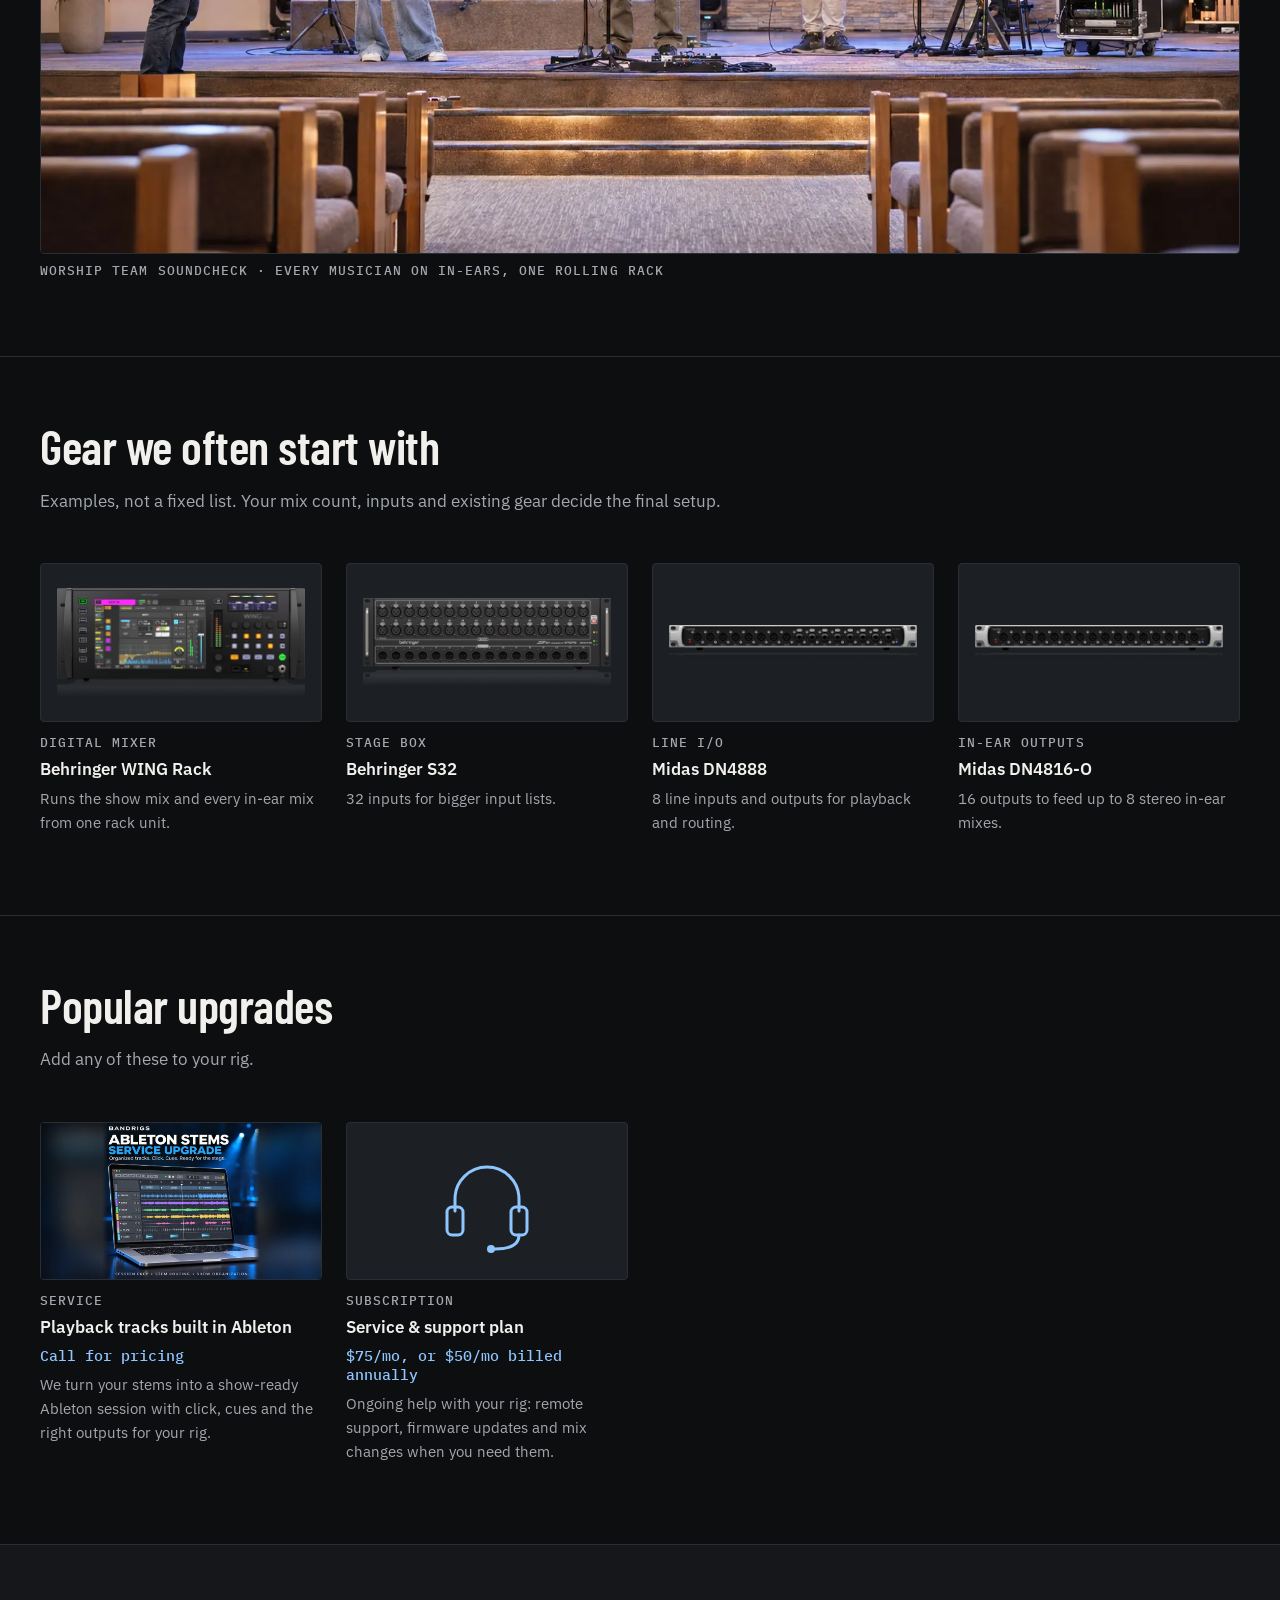
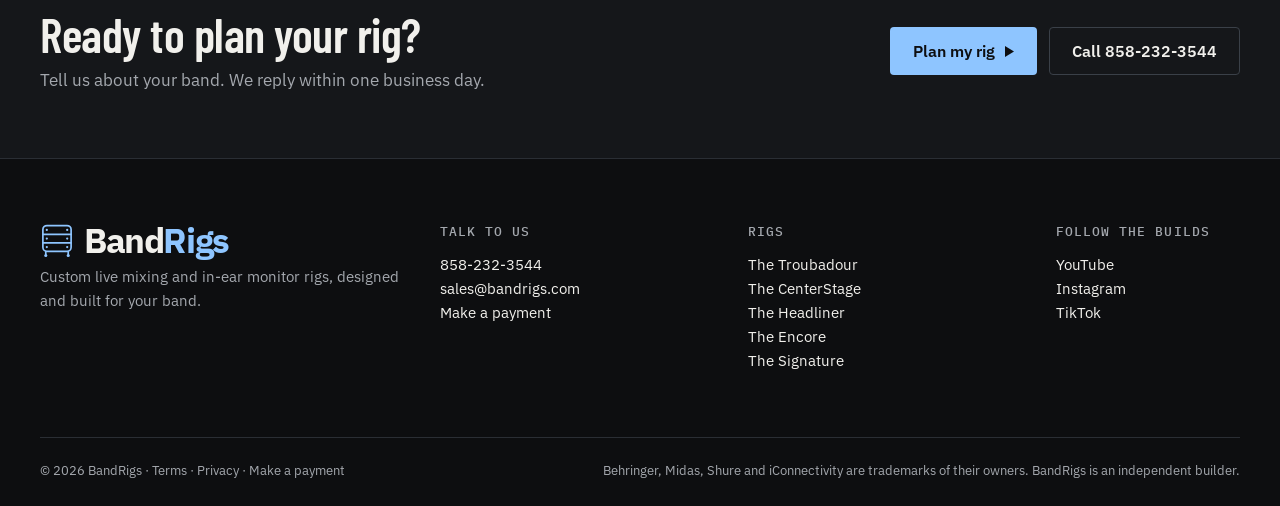
<file: systems/custom/index.html>
<!doctype html>
<html lang="en"><head><meta charset="utf-8"><meta name="viewport" content="width=device-width, initial-scale=1">
<script>(function(){var h=location.hostname;if(h!=='bandrigs.com'&&h!=='www.bandrigs.com')return;var s=document.createElement('script');s.async=true;s.src='https://www.googletagmanager.com/gtag/js?id=G-QB3NVGBJ0Y';document.head.appendChild(s);window.dataLayer=window.dataLayer||[];window.gtag=function(){dataLayer.push(arguments)};gtag('js',new Date());gtag('config','G-QB3NVGBJ0Y');})();</script><script>(function(){var h=location.hostname;if(h!=='bandrigs.com'&&h!=='www.bandrigs.com')return;!function(f,b,e,v,n,t,s){if(f.fbq)return;n=f.fbq=function(){n.callMethod?n.callMethod.apply(n,arguments):n.queue.push(arguments)};if(!f._fbq)f._fbq=n;n.push=n;n.loaded=!0;n.version='2.0';n.queue=[];t=b.createElement(e);t.async=!0;t.src=v;s=b.getElementsByTagName(e)[0];s.parentNode.insertBefore(t,s)}(window,document,'script','https://connect.facebook.net/en_US/fbevents.js');fbq('init','1512121330810481');fbq('track','PageView');})();</script>
<title>The Signature: Your Custom-Built Rig | BandRigs</title><meta name="description" content="The Signature: custom-built live sound and in-ear monitor systems for churches, productions and large lineups, designed and built by BandRigs.">
<link rel="canonical" href="https://bandrigs.com/systems/custom/"><meta name="theme-color" content="#0d0e10">
<meta property="og:type" content="website"><meta property="og:site_name" content="BandRigs"><meta property="og:title" content="The Signature: Your Custom-Built Rig | BandRigs"><meta property="og:description" content="The Signature: custom-built live sound and in-ear monitor systems for churches, productions and large lineups, designed and built by BandRigs."><meta property="og:url" content="https://bandrigs.com/systems/custom/"><meta property="og:image" content="https://bandrigs.com/assets/og.jpg"><meta property="og:image:width" content="1200"><meta property="og:image:height" content="630"><meta name="twitter:card" content="summary_large_image">
<link rel="icon" href="/favicon.svg" type="image/svg+xml">
<link rel="preconnect" href="https://fonts.googleapis.com"><link rel="preconnect" href="https://fonts.gstatic.com" crossorigin>
<link rel="stylesheet" href="https://fonts.googleapis.com/css2?family=Barlow+Condensed:wght@600&family=IBM+Plex+Mono:wght@500&family=IBM+Plex+Sans:wght@400;500;600&display=swap">
<link rel="stylesheet" href="/styles.css?v=4954f342e6"><script type="module" src="/app.js?v=3a9efba922"></script><script type="application/ld+json">{"@context":"https://schema.org","@type":"Organization","@id":"https://bandrigs.com/#org","name":"BandRigs","url":"https://bandrigs.com/","logo":"https://bandrigs.com/assets/logo.svg","image":"https://bandrigs.com/assets/og.jpg","email":"sales@bandrigs.com","telephone":"+18582323544","description":"BandRigs designs and builds custom live mixing and in-ear monitor rack systems for artists and bands anywhere in the US.","areaServed":{"@type":"Country","name":"United States"},"sameAs":["https://www.youtube.com/@BandRigsChannel","https://www.instagram.com/bandrigs/","https://www.tiktok.com/@bandrigschannel"]}</script><script type="application/ld+json">{"@context":"https://schema.org","@type":"BreadcrumbList","itemListElement":[{"@type":"ListItem","position":1,"name":"Home","item":"https://bandrigs.com/"},{"@type":"ListItem","position":2,"name":"Rigs & pricing","item":"https://bandrigs.com/systems/"},{"@type":"ListItem","position":3,"name":"The Signature","item":"https://bandrigs.com/systems/custom/"}]}</script><script type="application/ld+json">{"@context":"https://schema.org","@type":"Service","name":"The Signature: Your Custom-Built Rig","description":"For large lineups, worship teams and touring productions that need more mixes or more routing.","provider":{"@id":"https://bandrigs.com/#org"}}</script>
</head><body>
<a class="skip" href="#main">Skip to content</a>
<header class="site-header"><div class="wrap head-row">
<a class="logo" href="/" aria-label="BandRigs home"><svg class="logo-mark" viewBox="0 0 100 100" width="34" height="34" aria-hidden="true"><g fill="none" stroke="#8ec5ff" stroke-width="5" stroke-linecap="round"><rect x="8.5" y="4.5" width="83" height="76" rx="12"/><path d="M8.5 30.5h83M8.5 55.5h83M17 81v8M83 81v8"/></g><g fill="#8ec5ff"><circle cx="20" cy="17.5" r="3.3"/><circle cx="80" cy="17.5" r="3.3"/><circle cx="20" cy="43" r="3.3"/><circle cx="80" cy="43" r="3.3"/><circle cx="20" cy="68" r="3.3"/><circle cx="80" cy="68" r="3.3"/><circle cx="17" cy="92.5" r="4.5"/><circle cx="83" cy="92.5" r="4.5"/></g></svg><span class="logo-text">Band<span>Rigs</span></span></a>
<div class="head-social"><a href="https://www.youtube.com/@BandRigsChannel/videos" rel="noopener" target="_blank" aria-label="BandRigs on YouTube"><svg viewBox="0 0 24 24" width="22" height="22" aria-hidden="true"><path fill="currentColor" d="M23 7.2a3 3 0 0 0-2.1-2.1C19 4.6 12 4.6 12 4.6s-7 0-8.9.5A3 3 0 0 0 1 7.2 31 31 0 0 0 .5 12a31 31 0 0 0 .5 4.8 3 3 0 0 0 2.1 2.1c1.9.5 8.9.5 8.9.5s7 0 8.9-.5a3 3 0 0 0 2.1-2.1 31 31 0 0 0 .5-4.8 31 31 0 0 0-.5-4.8zM9.75 15.02V8.98L15.5 12z"/></svg></a><a href="https://www.instagram.com/bandrigs/" rel="noopener" target="_blank" aria-label="BandRigs on Instagram"><svg viewBox="0 0 24 24" width="22" height="22" aria-hidden="true"><rect x="2.5" y="2.5" width="19" height="19" rx="5.5" fill="none" stroke="currentColor" stroke-width="2"/><circle cx="12" cy="12" r="4.3" fill="none" stroke="currentColor" stroke-width="2"/><circle cx="17.6" cy="6.4" r="1.3" fill="currentColor"/></svg></a><a href="https://www.tiktok.com/@bandrigschannel" rel="noopener" target="_blank" aria-label="BandRigs on TikTok"><svg viewBox="0 0 24 24" width="22" height="22" aria-hidden="true"><path fill="currentColor" d="M16.6 2h-3.4v13.1a2.9 2.9 0 1 1-2.9-2.9c.3 0 .6 0 .9.1V8.8a6.4 6.4 0 1 0 5.4 6.3V8.6a8 8 0 0 0 4.6 1.5V6.7a4.6 4.6 0 0 1-4.6-4.7z"/></svg></a></div>
<nav class="nav" id="nav" aria-label="Main"><a href="/systems/">Rigs & pricing</a><a href="/#how">How it works</a><a href="/#faq">FAQ</a><a href="/payment/">Payment</a><div class="nav-social"><a href="https://www.youtube.com/@BandRigsChannel/videos" rel="noopener" target="_blank" aria-label="BandRigs on YouTube"><svg viewBox="0 0 24 24" width="22" height="22" aria-hidden="true"><path fill="currentColor" d="M23 7.2a3 3 0 0 0-2.1-2.1C19 4.6 12 4.6 12 4.6s-7 0-8.9.5A3 3 0 0 0 1 7.2 31 31 0 0 0 .5 12a31 31 0 0 0 .5 4.8 3 3 0 0 0 2.1 2.1c1.9.5 8.9.5 8.9.5s7 0 8.9-.5a3 3 0 0 0 2.1-2.1 31 31 0 0 0 .5-4.8 31 31 0 0 0-.5-4.8zM9.75 15.02V8.98L15.5 12z"/></svg></a><a href="https://www.instagram.com/bandrigs/" rel="noopener" target="_blank" aria-label="BandRigs on Instagram"><svg viewBox="0 0 24 24" width="22" height="22" aria-hidden="true"><rect x="2.5" y="2.5" width="19" height="19" rx="5.5" fill="none" stroke="currentColor" stroke-width="2"/><circle cx="12" cy="12" r="4.3" fill="none" stroke="currentColor" stroke-width="2"/><circle cx="17.6" cy="6.4" r="1.3" fill="currentColor"/></svg></a><a href="https://www.tiktok.com/@bandrigschannel" rel="noopener" target="_blank" aria-label="BandRigs on TikTok"><svg viewBox="0 0 24 24" width="22" height="22" aria-hidden="true"><path fill="currentColor" d="M16.6 2h-3.4v13.1a2.9 2.9 0 1 1-2.9-2.9c.3 0 .6 0 .9.1V8.8a6.4 6.4 0 1 0 5.4 6.3V8.6a8 8 0 0 0 4.6 1.5V6.7a4.6 4.6 0 0 1-4.6-4.7z"/></svg></a></div></nav>
<a class="btn btn-primary btn-sm head-cta" href="/#finder">Plan my rig</a>
<button class="menu-btn" type="button" aria-expanded="false" aria-controls="nav" aria-label="Menu"><span></span><span></span></button>
</div></header>
<main id="main"><section class="page-head pkg-head"><div class="wrap pkg-head-grid"><div>
<nav class="crumbs" aria-label="Breadcrumb"><a href="/systems/">Rigs &amp; pricing</a> / <span>The Signature</span></nav>
<h1 class="pkg-title">The Signature</h1><p class="rig-sub">Your Custom-Built Rig</p><p class="pkg-tagline">Bigger shows, planned properly.</p><p class="label">Churches, productions, 16+ mixes</p><p class="lead">For large lineups, worship teams and touring productions that need more mixes or more routing.</p><span class="price"><span class="label">Price</span> Custom quote</span>
<div class="actions"><a class="btn btn-primary" href="/plan/?system=custom">Plan this rig <span aria-hidden="true" class="arr"><svg class="tri" viewBox="0 0 10 12" width="9" height="11" aria-hidden="true"><path d="M0 0 10 6 0 12Z" fill="currentColor"/></svg></span></a><a class="btn btn-secondary" href="tel:+18582323544">Call 858-232-3544</a></div></div>
<figure class="pkg-photo"><div class="gear-img"><img src="/assets/gear/wing-rack.webp" alt="Behringer WING Rack" width="1100" height="477"></div><figcaption class="label">Typical gear · Behringer WING Rack</figcaption></figure></div></section>
<section class="section tight"><div class="wrap two-col"><div><h2>What’s included</h2><ul class="ticks"><li>Planning sessions with your team</li><li>Mix count, routing and expansion plan</li><li>Design compared against your budget</li><li>Build, test, labels and training</li></ul><p class="small muted extras">Available with this rig and quoted for your show: FOH splitting to the house system, antenna distribution and custom or upgraded earphones. Shipping and the support plan are extra.</p></div>
<div><h2>A good fit if…</h2><ul class="ticks"><li>You need more than 16 in-ear mixes</li><li>Several people run the system</li><li>You need it to grow over time</li></ul></div></div></section>
<section class="section tight"><div class="wrap"><figure class="wide-shot"><img src="/assets/worship-soundcheck-wide.webp" alt="Church worship team soundcheck in a sanctuary with in-ear monitors, a custom BandRigs rolling rack with mixer and wireless in-ear transmitters on stage" loading="lazy" width="1672" height="941"><figcaption class="label">Worship team soundcheck · every musician on in-ears, one rolling rack</figcaption></figure></div></section>

<section class="section tight"><div class="wrap"><div class="section-head"><h2>Gear we often start with</h2><p class="muted">Examples, not a fixed list. Your mix count, inputs and existing gear decide the final setup.</p></div><ul class="gear"><li><div class="gear-img"><img src="/assets/gear/wing-rack.webp" alt="Behringer WING Rack" loading="lazy" width="1100" height="477"></div><p class="label">Digital mixer</p><p class="gear-name">Behringer WING Rack</p><p class="small muted">Runs the show mix and every in-ear mix from one rack unit.</p></li><li><div class="gear-img"><img src="/assets/s32.webp" alt="Behringer S32" loading="lazy" width="1100" height="393"></div><p class="label">Stage box</p><p class="gear-name">Behringer S32</p><p class="small muted">32 inputs for bigger input lists.</p></li><li><div class="gear-img"><img src="/assets/dn4888.webp" alt="Midas DN4888" loading="lazy" width="1100" height="152"></div><p class="label">Line I/O</p><p class="gear-name">Midas DN4888</p><p class="small muted">8 line inputs and outputs for playback and routing.</p></li><li><div class="gear-img"><img src="/assets/dn4816-o.webp" alt="Midas DN4816-O" loading="lazy" width="1100" height="152"></div><p class="label">In-ear outputs</p><p class="gear-name">Midas DN4816-O</p><p class="small muted">16 outputs to feed up to 8 stereo in-ear mixes.</p></li></ul></div></section>
<section class="section tight"><div class="wrap"><div class="section-head"><h2>Popular upgrades</h2><p class="muted">Add any of these to your rig.</p></div><ul class="gear pieces"><li><div class="gear-img fill"><img src="/assets/gear/ableton-stems.webp" alt="Playback tracks built in Ableton" loading="lazy"></div><p class="label">Service</p><p class="gear-name">Playback tracks built in Ableton</p><p class="piece-price">Call for pricing</p><p class="small muted">We turn your stems into a show-ready Ableton session with click, cues and the right outputs for your rig.</p></li><li><div class="gear-img"><svg viewBox="0 0 240 120" width="240" height="120" aria-hidden="true"><g fill="none" stroke="#8ec5ff" stroke-width="3" stroke-linecap="round"><path d="M88 70V58a32 32 0 0 1 64 0v12"/><rect x="80" y="66" width="16" height="28" rx="5"/><rect x="144" y="66" width="16" height="28" rx="5"/><path d="M152 94c0 10-10 14-24 14"/></g><circle cx="124" cy="108" r="4" fill="#8ec5ff"/></svg></div><p class="label">Subscription</p><p class="gear-name">Service & support plan</p><p class="piece-price">$75/mo, or $50/mo billed annually</p><p class="small muted">Ongoing help with your rig: remote support, firmware updates and mix changes when you need them.</p></li></ul></div></section>
<section class="cta-band"><div class="wrap cta-row"><div><h2>Ready to plan your rig?</h2><p class="muted">Tell us about your band. We reply within one business day.</p></div><div class="actions"><a class="btn btn-primary" href="/#finder">Plan my rig <span aria-hidden="true" class="arr"><svg class="tri" viewBox="0 0 10 12" width="9" height="11" aria-hidden="true"><path d="M0 0 10 6 0 12Z" fill="currentColor"/></svg></span></a><a class="btn btn-secondary" href="tel:+18582323544">Call 858-232-3544</a></div></div></section></main>
<footer class="site-footer"><div class="wrap foot-grid">
<div><a class="logo" href="/" aria-label="BandRigs home"><svg class="logo-mark" viewBox="0 0 100 100" width="34" height="34" aria-hidden="true"><g fill="none" stroke="#8ec5ff" stroke-width="5" stroke-linecap="round"><rect x="8.5" y="4.5" width="83" height="76" rx="12"/><path d="M8.5 30.5h83M8.5 55.5h83M17 81v8M83 81v8"/></g><g fill="#8ec5ff"><circle cx="20" cy="17.5" r="3.3"/><circle cx="80" cy="17.5" r="3.3"/><circle cx="20" cy="43" r="3.3"/><circle cx="80" cy="43" r="3.3"/><circle cx="20" cy="68" r="3.3"/><circle cx="80" cy="68" r="3.3"/><circle cx="17" cy="92.5" r="4.5"/><circle cx="83" cy="92.5" r="4.5"/></g></svg><span class="logo-text">Band<span>Rigs</span></span></a><p class="muted">Custom live mixing and in-ear monitor rigs, designed and built for your band.</p></div>
<div><p class="label">Talk to us</p><p><a href="tel:+18582323544">858-232-3544</a><br><a href="mailto:sales@bandrigs.com">sales@bandrigs.com</a><br><a href="/payment/">Make a payment</a></p></div>
<div><p class="label">Rigs</p><p><a href="/systems/compact/">The Troubadour</a><br><a href="/systems/band/">The CenterStage</a><br><a href="/systems/complete/">The Headliner</a><br><a href="/systems/upgrade/">The Encore</a><br><a href="/systems/custom/">The Signature</a></p></div>
<div><p class="label">Follow the builds</p><p class="socials">
<a href="https://www.youtube.com/@BandRigsChannel/videos" rel="noopener" target="_blank">YouTube</a><br>
<a href="https://www.instagram.com/bandrigs/" rel="noopener" target="_blank">Instagram</a><br>
<a href="https://www.tiktok.com/@bandrigschannel" rel="noopener" target="_blank">TikTok</a></p></div>
</div><div class="wrap foot-base"><span>© 2026 BandRigs · <a href="/terms/">Terms</a> · <a href="/privacy/">Privacy</a> · <a href="/payment/">Make a payment</a></span><span>Behringer, Midas, Shure and iConnectivity are trademarks of their owners. BandRigs is an independent builder.</span></div></footer>
</body></html>
</file>
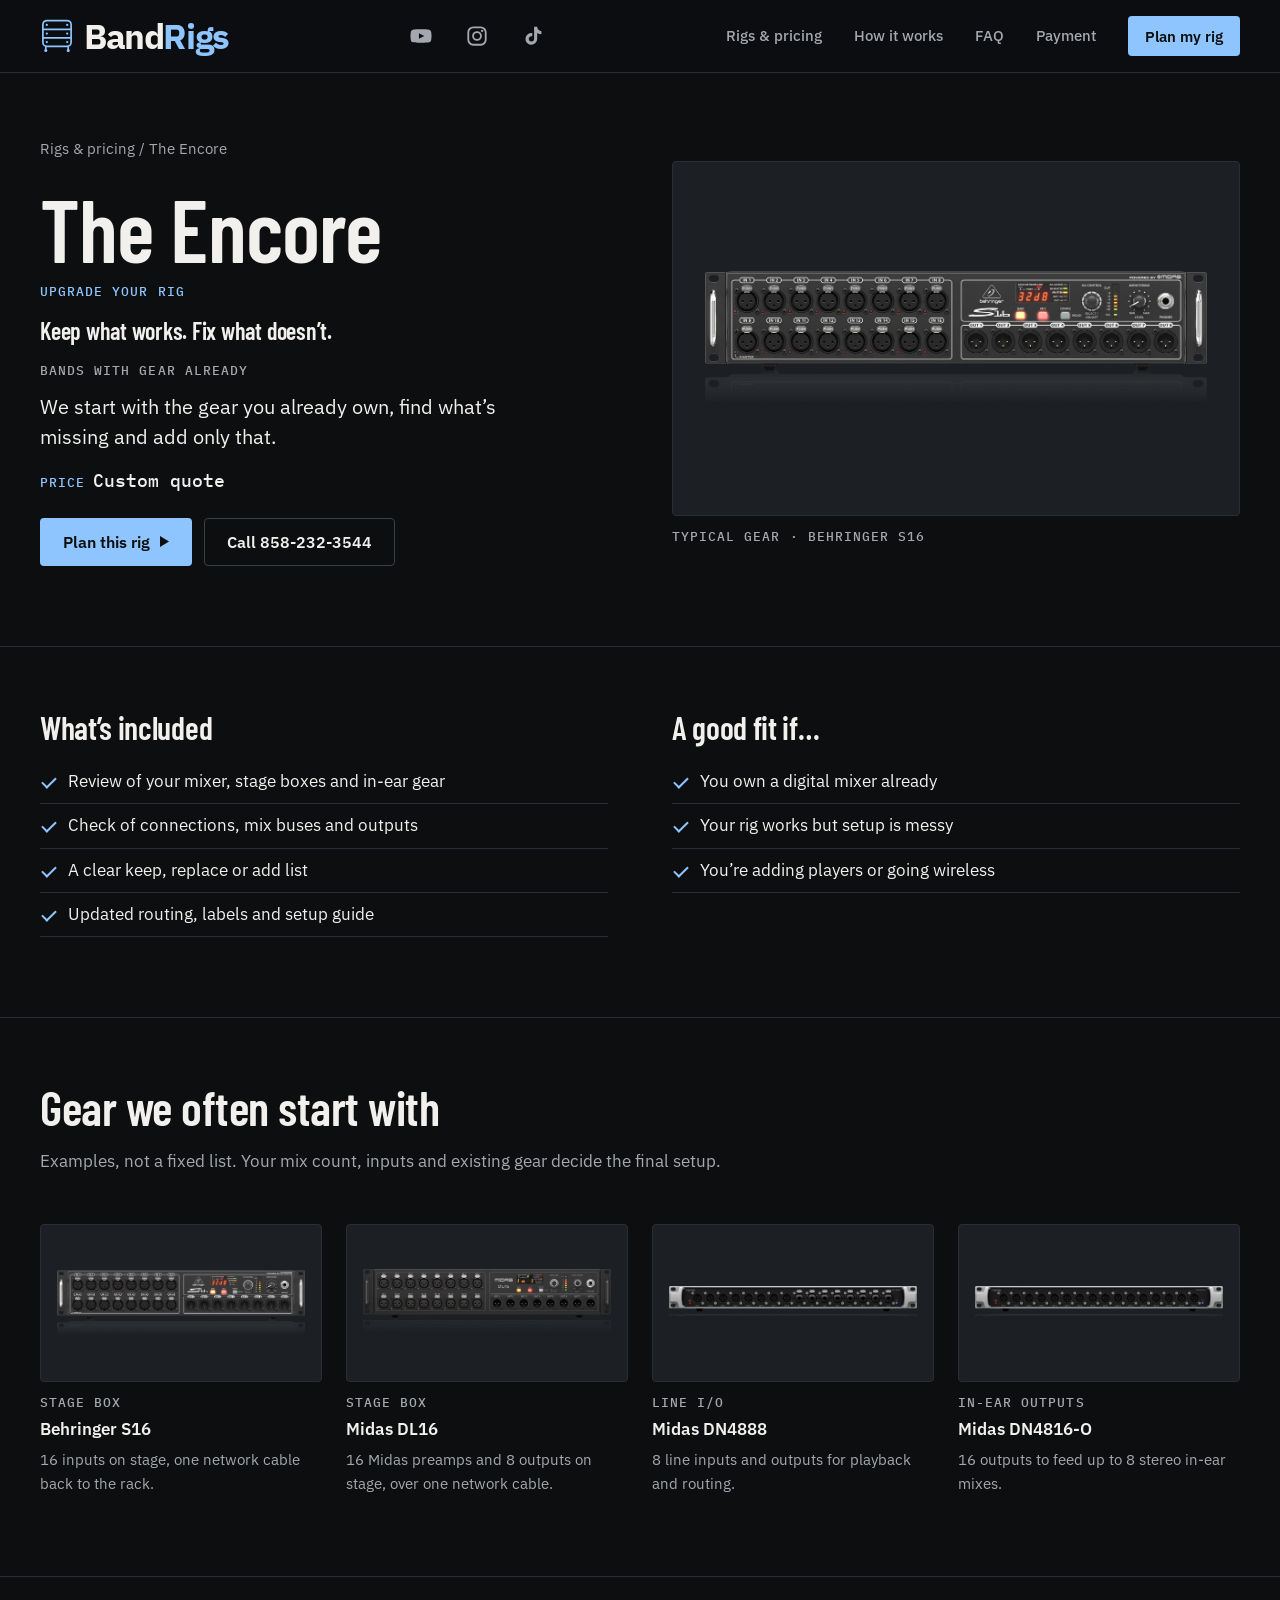
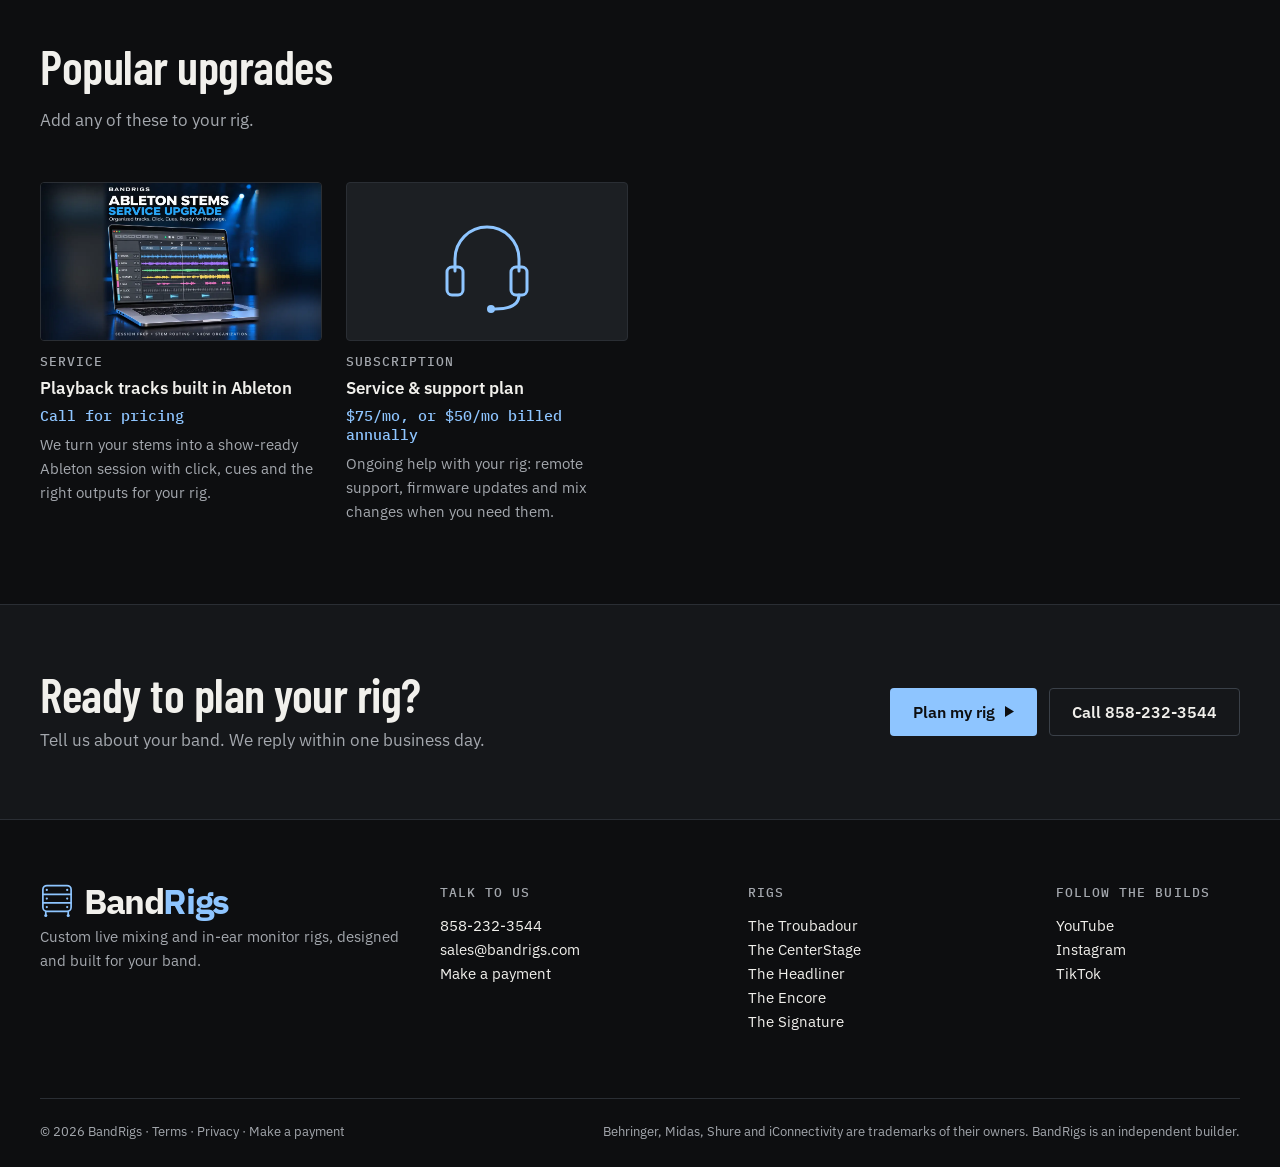
<file: systems/upgrade/index.html>
<!doctype html>
<html lang="en"><head><meta charset="utf-8"><meta name="viewport" content="width=device-width, initial-scale=1">
<script>(function(){var h=location.hostname;if(h!=='bandrigs.com'&&h!=='www.bandrigs.com')return;var s=document.createElement('script');s.async=true;s.src='https://www.googletagmanager.com/gtag/js?id=G-QB3NVGBJ0Y';document.head.appendChild(s);window.dataLayer=window.dataLayer||[];window.gtag=function(){dataLayer.push(arguments)};gtag('js',new Date());gtag('config','G-QB3NVGBJ0Y');})();</script><script>(function(){var h=location.hostname;if(h!=='bandrigs.com'&&h!=='www.bandrigs.com')return;!function(f,b,e,v,n,t,s){if(f.fbq)return;n=f.fbq=function(){n.callMethod?n.callMethod.apply(n,arguments):n.queue.push(arguments)};if(!f._fbq)f._fbq=n;n.push=n;n.loaded=!0;n.version='2.0';n.queue=[];t=b.createElement(e);t.async=!0;t.src=v;s=b.getElementsByTagName(e)[0];s.parentNode.insertBefore(t,s)}(window,document,'script','https://connect.facebook.net/en_US/fbevents.js');fbq('init','1512121330810481');fbq('track','PageView');})();</script>
<title>The Encore: Upgrade Your Rig | BandRigs</title><meta name="description" content="The Encore: upgrade your existing band rig. BandRigs reviews your mixer, stage boxes and in-ears and adds only what’s missing.">
<link rel="canonical" href="https://bandrigs.com/systems/upgrade/"><meta name="theme-color" content="#0d0e10">
<meta property="og:type" content="website"><meta property="og:site_name" content="BandRigs"><meta property="og:title" content="The Encore: Upgrade Your Rig | BandRigs"><meta property="og:description" content="The Encore: upgrade your existing band rig. BandRigs reviews your mixer, stage boxes and in-ears and adds only what’s missing."><meta property="og:url" content="https://bandrigs.com/systems/upgrade/"><meta property="og:image" content="https://bandrigs.com/assets/og.jpg"><meta property="og:image:width" content="1200"><meta property="og:image:height" content="630"><meta name="twitter:card" content="summary_large_image">
<link rel="icon" href="/favicon.svg" type="image/svg+xml">
<link rel="preconnect" href="https://fonts.googleapis.com"><link rel="preconnect" href="https://fonts.gstatic.com" crossorigin>
<link rel="stylesheet" href="https://fonts.googleapis.com/css2?family=Barlow+Condensed:wght@600&family=IBM+Plex+Mono:wght@500&family=IBM+Plex+Sans:wght@400;500;600&display=swap">
<link rel="stylesheet" href="/styles.css?v=4954f342e6"><script type="module" src="/app.js?v=3a9efba922"></script><script type="application/ld+json">{"@context":"https://schema.org","@type":"Organization","@id":"https://bandrigs.com/#org","name":"BandRigs","url":"https://bandrigs.com/","logo":"https://bandrigs.com/assets/logo.svg","image":"https://bandrigs.com/assets/og.jpg","email":"sales@bandrigs.com","telephone":"+18582323544","description":"BandRigs designs and builds custom live mixing and in-ear monitor rack systems for artists and bands anywhere in the US.","areaServed":{"@type":"Country","name":"United States"},"sameAs":["https://www.youtube.com/@BandRigsChannel","https://www.instagram.com/bandrigs/","https://www.tiktok.com/@bandrigschannel"]}</script><script type="application/ld+json">{"@context":"https://schema.org","@type":"BreadcrumbList","itemListElement":[{"@type":"ListItem","position":1,"name":"Home","item":"https://bandrigs.com/"},{"@type":"ListItem","position":2,"name":"Rigs & pricing","item":"https://bandrigs.com/systems/"},{"@type":"ListItem","position":3,"name":"The Encore","item":"https://bandrigs.com/systems/upgrade/"}]}</script><script type="application/ld+json">{"@context":"https://schema.org","@type":"Service","name":"The Encore: Upgrade Your Rig","description":"We start with the gear you already own, find what’s missing and add only that.","provider":{"@id":"https://bandrigs.com/#org"}}</script>
</head><body>
<a class="skip" href="#main">Skip to content</a>
<header class="site-header"><div class="wrap head-row">
<a class="logo" href="/" aria-label="BandRigs home"><svg class="logo-mark" viewBox="0 0 100 100" width="34" height="34" aria-hidden="true"><g fill="none" stroke="#8ec5ff" stroke-width="5" stroke-linecap="round"><rect x="8.5" y="4.5" width="83" height="76" rx="12"/><path d="M8.5 30.5h83M8.5 55.5h83M17 81v8M83 81v8"/></g><g fill="#8ec5ff"><circle cx="20" cy="17.5" r="3.3"/><circle cx="80" cy="17.5" r="3.3"/><circle cx="20" cy="43" r="3.3"/><circle cx="80" cy="43" r="3.3"/><circle cx="20" cy="68" r="3.3"/><circle cx="80" cy="68" r="3.3"/><circle cx="17" cy="92.5" r="4.5"/><circle cx="83" cy="92.5" r="4.5"/></g></svg><span class="logo-text">Band<span>Rigs</span></span></a>
<div class="head-social"><a href="https://www.youtube.com/@BandRigsChannel/videos" rel="noopener" target="_blank" aria-label="BandRigs on YouTube"><svg viewBox="0 0 24 24" width="22" height="22" aria-hidden="true"><path fill="currentColor" d="M23 7.2a3 3 0 0 0-2.1-2.1C19 4.6 12 4.6 12 4.6s-7 0-8.9.5A3 3 0 0 0 1 7.2 31 31 0 0 0 .5 12a31 31 0 0 0 .5 4.8 3 3 0 0 0 2.1 2.1c1.9.5 8.9.5 8.9.5s7 0 8.9-.5a3 3 0 0 0 2.1-2.1 31 31 0 0 0 .5-4.8 31 31 0 0 0-.5-4.8zM9.75 15.02V8.98L15.5 12z"/></svg></a><a href="https://www.instagram.com/bandrigs/" rel="noopener" target="_blank" aria-label="BandRigs on Instagram"><svg viewBox="0 0 24 24" width="22" height="22" aria-hidden="true"><rect x="2.5" y="2.5" width="19" height="19" rx="5.5" fill="none" stroke="currentColor" stroke-width="2"/><circle cx="12" cy="12" r="4.3" fill="none" stroke="currentColor" stroke-width="2"/><circle cx="17.6" cy="6.4" r="1.3" fill="currentColor"/></svg></a><a href="https://www.tiktok.com/@bandrigschannel" rel="noopener" target="_blank" aria-label="BandRigs on TikTok"><svg viewBox="0 0 24 24" width="22" height="22" aria-hidden="true"><path fill="currentColor" d="M16.6 2h-3.4v13.1a2.9 2.9 0 1 1-2.9-2.9c.3 0 .6 0 .9.1V8.8a6.4 6.4 0 1 0 5.4 6.3V8.6a8 8 0 0 0 4.6 1.5V6.7a4.6 4.6 0 0 1-4.6-4.7z"/></svg></a></div>
<nav class="nav" id="nav" aria-label="Main"><a href="/systems/">Rigs & pricing</a><a href="/#how">How it works</a><a href="/#faq">FAQ</a><a href="/payment/">Payment</a><div class="nav-social"><a href="https://www.youtube.com/@BandRigsChannel/videos" rel="noopener" target="_blank" aria-label="BandRigs on YouTube"><svg viewBox="0 0 24 24" width="22" height="22" aria-hidden="true"><path fill="currentColor" d="M23 7.2a3 3 0 0 0-2.1-2.1C19 4.6 12 4.6 12 4.6s-7 0-8.9.5A3 3 0 0 0 1 7.2 31 31 0 0 0 .5 12a31 31 0 0 0 .5 4.8 3 3 0 0 0 2.1 2.1c1.9.5 8.9.5 8.9.5s7 0 8.9-.5a3 3 0 0 0 2.1-2.1 31 31 0 0 0 .5-4.8 31 31 0 0 0-.5-4.8zM9.75 15.02V8.98L15.5 12z"/></svg></a><a href="https://www.instagram.com/bandrigs/" rel="noopener" target="_blank" aria-label="BandRigs on Instagram"><svg viewBox="0 0 24 24" width="22" height="22" aria-hidden="true"><rect x="2.5" y="2.5" width="19" height="19" rx="5.5" fill="none" stroke="currentColor" stroke-width="2"/><circle cx="12" cy="12" r="4.3" fill="none" stroke="currentColor" stroke-width="2"/><circle cx="17.6" cy="6.4" r="1.3" fill="currentColor"/></svg></a><a href="https://www.tiktok.com/@bandrigschannel" rel="noopener" target="_blank" aria-label="BandRigs on TikTok"><svg viewBox="0 0 24 24" width="22" height="22" aria-hidden="true"><path fill="currentColor" d="M16.6 2h-3.4v13.1a2.9 2.9 0 1 1-2.9-2.9c.3 0 .6 0 .9.1V8.8a6.4 6.4 0 1 0 5.4 6.3V8.6a8 8 0 0 0 4.6 1.5V6.7a4.6 4.6 0 0 1-4.6-4.7z"/></svg></a></div></nav>
<a class="btn btn-primary btn-sm head-cta" href="/#finder">Plan my rig</a>
<button class="menu-btn" type="button" aria-expanded="false" aria-controls="nav" aria-label="Menu"><span></span><span></span></button>
</div></header>
<main id="main"><section class="page-head pkg-head"><div class="wrap pkg-head-grid"><div>
<nav class="crumbs" aria-label="Breadcrumb"><a href="/systems/">Rigs &amp; pricing</a> / <span>The Encore</span></nav>
<h1 class="pkg-title">The Encore</h1><p class="rig-sub">Upgrade Your Rig</p><p class="pkg-tagline">Keep what works. Fix what doesn’t.</p><p class="label">Bands with gear already</p><p class="lead">We start with the gear you already own, find what’s missing and add only that.</p><span class="price"><span class="label">Price</span> Custom quote</span>
<div class="actions"><a class="btn btn-primary" href="/plan/?system=upgrade">Plan this rig <span aria-hidden="true" class="arr"><svg class="tri" viewBox="0 0 10 12" width="9" height="11" aria-hidden="true"><path d="M0 0 10 6 0 12Z" fill="currentColor"/></svg></span></a><a class="btn btn-secondary" href="tel:+18582323544">Call 858-232-3544</a></div></div>
<figure class="pkg-photo"><div class="gear-img"><img src="/assets/s16.webp" alt="Behringer S16" width="1100" height="293"></div><figcaption class="label">Typical gear · Behringer S16</figcaption></figure></div></section>
<section class="section tight"><div class="wrap two-col"><div><h2>What’s included</h2><ul class="ticks"><li>Review of your mixer, stage boxes and in-ear gear</li><li>Check of connections, mix buses and outputs</li><li>A clear keep, replace or add list</li><li>Updated routing, labels and setup guide</li></ul></div>
<div><h2>A good fit if…</h2><ul class="ticks"><li>You own a digital mixer already</li><li>Your rig works but setup is messy</li><li>You’re adding players or going wireless</li></ul></div></div></section>


<section class="section tight"><div class="wrap"><div class="section-head"><h2>Gear we often start with</h2><p class="muted">Examples, not a fixed list. Your mix count, inputs and existing gear decide the final setup.</p></div><ul class="gear"><li><div class="gear-img"><img src="/assets/s16.webp" alt="Behringer S16" loading="lazy" width="1100" height="293"></div><p class="label">Stage box</p><p class="gear-name">Behringer S16</p><p class="small muted">16 inputs on stage, one network cable back to the rack.</p></li><li><div class="gear-img"><img src="/assets/dl16.webp" alt="Midas DL16" loading="lazy" width="1100" height="301"></div><p class="label">Stage box</p><p class="gear-name">Midas DL16</p><p class="small muted">16 Midas preamps and 8 outputs on stage, over one network cable.</p></li><li><div class="gear-img"><img src="/assets/dn4888.webp" alt="Midas DN4888" loading="lazy" width="1100" height="152"></div><p class="label">Line I/O</p><p class="gear-name">Midas DN4888</p><p class="small muted">8 line inputs and outputs for playback and routing.</p></li><li><div class="gear-img"><img src="/assets/dn4816-o.webp" alt="Midas DN4816-O" loading="lazy" width="1100" height="152"></div><p class="label">In-ear outputs</p><p class="gear-name">Midas DN4816-O</p><p class="small muted">16 outputs to feed up to 8 stereo in-ear mixes.</p></li></ul></div></section>
<section class="section tight"><div class="wrap"><div class="section-head"><h2>Popular upgrades</h2><p class="muted">Add any of these to your rig.</p></div><ul class="gear pieces"><li><div class="gear-img fill"><img src="/assets/gear/ableton-stems.webp" alt="Playback tracks built in Ableton" loading="lazy"></div><p class="label">Service</p><p class="gear-name">Playback tracks built in Ableton</p><p class="piece-price">Call for pricing</p><p class="small muted">We turn your stems into a show-ready Ableton session with click, cues and the right outputs for your rig.</p></li><li><div class="gear-img"><svg viewBox="0 0 240 120" width="240" height="120" aria-hidden="true"><g fill="none" stroke="#8ec5ff" stroke-width="3" stroke-linecap="round"><path d="M88 70V58a32 32 0 0 1 64 0v12"/><rect x="80" y="66" width="16" height="28" rx="5"/><rect x="144" y="66" width="16" height="28" rx="5"/><path d="M152 94c0 10-10 14-24 14"/></g><circle cx="124" cy="108" r="4" fill="#8ec5ff"/></svg></div><p class="label">Subscription</p><p class="gear-name">Service & support plan</p><p class="piece-price">$75/mo, or $50/mo billed annually</p><p class="small muted">Ongoing help with your rig: remote support, firmware updates and mix changes when you need them.</p></li></ul></div></section>
<section class="cta-band"><div class="wrap cta-row"><div><h2>Ready to plan your rig?</h2><p class="muted">Tell us about your band. We reply within one business day.</p></div><div class="actions"><a class="btn btn-primary" href="/#finder">Plan my rig <span aria-hidden="true" class="arr"><svg class="tri" viewBox="0 0 10 12" width="9" height="11" aria-hidden="true"><path d="M0 0 10 6 0 12Z" fill="currentColor"/></svg></span></a><a class="btn btn-secondary" href="tel:+18582323544">Call 858-232-3544</a></div></div></section></main>
<footer class="site-footer"><div class="wrap foot-grid">
<div><a class="logo" href="/" aria-label="BandRigs home"><svg class="logo-mark" viewBox="0 0 100 100" width="34" height="34" aria-hidden="true"><g fill="none" stroke="#8ec5ff" stroke-width="5" stroke-linecap="round"><rect x="8.5" y="4.5" width="83" height="76" rx="12"/><path d="M8.5 30.5h83M8.5 55.5h83M17 81v8M83 81v8"/></g><g fill="#8ec5ff"><circle cx="20" cy="17.5" r="3.3"/><circle cx="80" cy="17.5" r="3.3"/><circle cx="20" cy="43" r="3.3"/><circle cx="80" cy="43" r="3.3"/><circle cx="20" cy="68" r="3.3"/><circle cx="80" cy="68" r="3.3"/><circle cx="17" cy="92.5" r="4.5"/><circle cx="83" cy="92.5" r="4.5"/></g></svg><span class="logo-text">Band<span>Rigs</span></span></a><p class="muted">Custom live mixing and in-ear monitor rigs, designed and built for your band.</p></div>
<div><p class="label">Talk to us</p><p><a href="tel:+18582323544">858-232-3544</a><br><a href="mailto:sales@bandrigs.com">sales@bandrigs.com</a><br><a href="/payment/">Make a payment</a></p></div>
<div><p class="label">Rigs</p><p><a href="/systems/compact/">The Troubadour</a><br><a href="/systems/band/">The CenterStage</a><br><a href="/systems/complete/">The Headliner</a><br><a href="/systems/upgrade/">The Encore</a><br><a href="/systems/custom/">The Signature</a></p></div>
<div><p class="label">Follow the builds</p><p class="socials">
<a href="https://www.youtube.com/@BandRigsChannel/videos" rel="noopener" target="_blank">YouTube</a><br>
<a href="https://www.instagram.com/bandrigs/" rel="noopener" target="_blank">Instagram</a><br>
<a href="https://www.tiktok.com/@bandrigschannel" rel="noopener" target="_blank">TikTok</a></p></div>
</div><div class="wrap foot-base"><span>© 2026 BandRigs · <a href="/terms/">Terms</a> · <a href="/privacy/">Privacy</a> · <a href="/payment/">Make a payment</a></span><span>Behringer, Midas, Shure and iConnectivity are trademarks of their owners. BandRigs is an independent builder.</span></div></footer>
</body></html>
</file>
<file: styles.css>
/* BandRigs: tokens from DESIGN.md */
:root{color-scheme:dark;
--bg:#0d0e10;--surface:#15171a;--surface-2:#1c1f23;--line:#2a2e34;--line-strong:#3a4048;--text:#f1f0ec;--muted:#a4a8ae;
--primary:#8ec5ff;--primary-hover:#a9d3ff;--primary-ink:#0d0e10;--signal:#8ec5ff;--error:#ff8a7a;--success:#86dba0;
--display:'Barlow Condensed','Arial Narrow',sans-serif;--sans:'IBM Plex Sans',system-ui,sans-serif;--mono:'IBM Plex Mono',ui-monospace,monospace;
--fs-label:13px;--fs-small:15px;--fs-body:17px;--fs-lead:20px;--fs-h3:24px;--fs-h2:clamp(32px,4vw,48px);--fs-h1:clamp(44px,7vw,88px);
--s1:4px;--s2:8px;--s3:12px;--s4:16px;--s5:24px;--s6:32px;--s7:48px;--s8:64px;--s9:96px;
--r:4px;--r-sm:2px;--max:1200px;--gutter:24px}
*{box-sizing:border-box}
html{scroll-behavior:smooth;-webkit-text-size-adjust:100%}
body{margin:0;background:var(--bg);color:var(--text);font:400 var(--fs-body)/1.6 var(--sans)}
img{max-width:100%;height:auto;display:block}
a{color:var(--primary);text-decoration:none}a:hover{text-decoration:underline}
h1,h2,h3{font-family:var(--display);font-weight:600;margin:0 0 var(--s4);letter-spacing:-.01em}
h1{font-size:var(--fs-h1);line-height:.98}h2{font-size:var(--fs-h2);line-height:1.05}h3{font-size:var(--fs-h3);line-height:1.2}
p{margin:0 0 var(--s4)}
:focus-visible{outline:2px solid var(--text);outline-offset:3px}
.wrap{max-width:calc(var(--max) + var(--gutter)*2);margin:0 auto;padding:0 var(--gutter)}
.label{font:500 var(--fs-label)/1.4 var(--mono);letter-spacing:.08em;text-transform:uppercase;color:var(--muted);margin:0 0 var(--s3)}
.muted{color:var(--muted)}.small{font-size:var(--fs-small)}
.lead{font-size:var(--fs-lead);line-height:1.5;color:var(--text);max-width:40ch}
.skip{position:absolute;left:var(--s4);top:-60px;background:var(--primary);color:var(--primary-ink);padding:var(--s2) var(--s4);border-radius:var(--r);z-index:20}.skip:focus{top:var(--s3)}
.arr{display:inline-block;transition:transform .15s}

/* Buttons */
.btn{display:inline-flex;align-items:center;gap:10px;min-height:48px;padding:0 22px;border-radius:var(--r);font:600 16px/1 var(--sans);border:1px solid transparent;cursor:pointer;text-decoration:none!important;white-space:nowrap}
.btn:hover .arr{transform:translateX(3px)}
.btn-primary{background:var(--primary);color:var(--primary-ink)}.btn-primary:hover{background:var(--primary-hover)}
.btn-secondary{border-color:var(--line-strong);color:var(--text);background:transparent}.btn-secondary:hover{background:var(--surface-2)}
.btn:disabled{opacity:.4;cursor:default}
.btn-sm{min-height:40px;padding:0 16px;font-size:15px}
.quiet{font-weight:600}
.link-btn{background:none;border:0;color:var(--muted);font:500 var(--fs-small) var(--sans);padding:var(--s2) 0;cursor:pointer}.link-btn:hover{color:var(--text)}
.actions{display:flex;flex-wrap:wrap;gap:var(--s3);margin:var(--s5) 0 var(--s4)}

/* Header */
.site-header{border-bottom:1px solid var(--line);position:sticky;top:0;background:rgba(13,14,16,.94);backdrop-filter:blur(6px);z-index:10}
.head-row{display:flex;align-items:center;gap:var(--s6);min-height:72px}
.logo{font:700 35px/1 var(--sans);letter-spacing:-.04em;color:var(--text);text-decoration:none!important}.logo span{color:var(--primary)}
.nav{display:flex;gap:var(--s6);margin-left:auto}.nav a{color:var(--muted);font-size:var(--fs-small);font-weight:500}.nav a:hover,.nav a[aria-current=page]{color:var(--text);text-decoration:none}
.menu-btn{display:none}

/* Sections */
.section{padding:var(--s9) 0;border-top:1px solid var(--line)}.section.tight{padding:var(--s8) 0}
.section-head{max-width:720px;margin-bottom:var(--s7)}.section-head.split{max-width:none;display:grid;grid-template-columns:7fr 5fr;gap:var(--s6);align-items:end}

/* Hero */
.hero{padding:var(--s8) 0 var(--s9)}
.hero-grid{display:grid;grid-template-columns:6fr 6fr;gap:var(--s8);align-items:center}
.hero h1{max-width:11ch}
.hero-photo,.pkg-photo,.work figure,.gallery figure{margin:0}
.hero-photo img,.pkg-photo img,.work img,.gallery img{border-radius:var(--r);border:1px solid var(--line);width:100%;object-fit:cover}
figcaption.label{margin-top:var(--s3)}

/* Finder */
.finder-grid{display:grid;grid-template-columns:4fr 8fr;gap:var(--s8);align-items:start}
.finder{background:var(--surface);border:1px solid var(--line);border-radius:var(--r);padding:var(--s6);min-height:420px}
.f-top{display:flex;align-items:center;gap:var(--s4);margin-bottom:var(--s5)}.f-top .label{margin:0;white-space:nowrap}
.f-bar{display:flex;gap:6px;flex:1}.f-bar i{height:3px;flex:1;background:var(--line-strong);border-radius:2px}.f-bar i.on{background:var(--signal)}
.f-q{font-size:clamp(28px,3vw,36px);outline:none;margin-bottom:var(--s2)}.f-hint{margin-bottom:var(--s5)}
.tiles{display:grid;gap:var(--s2);margin-top:var(--s5)}
.tile{display:flex;flex-direction:column;align-items:flex-start;gap:2px;width:100%;min-height:60px;padding:var(--s3) var(--s4);text-align:left;background:transparent;border:1px solid var(--line-strong);border-radius:var(--r);color:var(--text);font:inherit;cursor:pointer}
.tile:hover{background:var(--surface-2);border-color:var(--muted)}.tile[aria-pressed=true]{border-color:var(--primary);background:var(--surface-2)}
.tile-t{font-weight:600}.tile-h{font-size:var(--fs-small);color:var(--muted)}
.stepper{display:flex;align-items:center;gap:var(--s4);margin:var(--s5) 0}
.step-btn{width:52px;height:52px;border-radius:var(--r);border:1px solid var(--line-strong);background:transparent;color:var(--text);font-size:24px;cursor:pointer}.step-btn:hover{background:var(--surface-2)}
.step-val{font:600 48px/1 var(--display);min-width:2ch;text-align:center}
.f-actions{display:flex;align-items:center;justify-content:space-between;gap:var(--s4);margin-top:var(--s5);flex-wrap:wrap}
.result .r-name{font-size:clamp(36px,4vw,52px);outline:none;margin-bottom:var(--s2)}
.r-price,.price{font:500 18px/1.4 var(--mono);color:var(--text);display:flex;align-items:baseline;gap:var(--s2);flex-wrap:wrap}
.r-price .label,.price .label{color:var(--signal);margin:0}
.result .ticks{margin:var(--s5) 0}

/* Lists */
.ticks{list-style:none;padding:0;margin:0 0 var(--s4)}.ticks li{position:relative;padding:var(--s2) 0 var(--s2) 28px;border-bottom:1px solid var(--line)}
.ticks li:before{content:'';position:absolute;left:2px;top:17px;width:12px;height:6px;border-left:2px solid var(--primary);border-bottom:2px solid var(--primary);transform:rotate(-45deg)}

/* Steps */
.steps{list-style:none;padding:0;margin:0;display:grid;grid-template-columns:repeat(4,1fr);border-top:1px solid var(--line-strong)}
.steps li{padding:var(--s5) var(--s5) 0 0;border-right:1px solid var(--line)}.steps li+li{padding-left:var(--s5)}.steps li:last-child{border-right:0}
.step-n{display:block;font:600 32px/1 var(--display);letter-spacing:.02em;color:var(--signal);margin-bottom:var(--s3)}

/* Rig table */
.rig-table{border-top:1px solid var(--line-strong)}
.rig-row{display:grid;grid-template-columns:4fr 4fr 4fr 24px;gap:var(--s4);align-items:center;padding:var(--s5) 0;border-bottom:1px solid var(--line);color:var(--text);text-decoration:none!important}
.rig-row:hover .rig-name{color:var(--primary)}.rig-row:hover .rig-go{transform:translateX(4px);color:var(--primary)}
.rig-name{font:600 28px/1.1 var(--display)}.rig-go{transition:transform .15s;color:var(--muted)}

/* Work */
.work-grid{display:grid;grid-template-columns:7fr 5fr;gap:var(--s8);align-items:center}

/* FAQ */
.faq-grid{display:grid;grid-template-columns:4fr 8fr;gap:var(--s8)}
.faq details{border-bottom:1px solid var(--line)}.faq details:first-child{border-top:1px solid var(--line-strong)}
.faq summary{cursor:pointer;list-style:none;padding:var(--s5) 40px var(--s5) 0;font-weight:600;position:relative}
.faq summary::-webkit-details-marker{display:none}
.faq summary:after{content:'+';position:absolute;right:4px;top:18px;font:400 26px/1 var(--sans);color:var(--muted)}.faq details[open] summary:after{content:'−'}
.faq details p{max-width:62ch}

/* CTA */
.cta-band{border-top:1px solid var(--line);background:var(--surface);padding:var(--s8) 0}
.cta-row{display:flex;justify-content:space-between;align-items:center;gap:var(--s6);flex-wrap:wrap}.cta-row h2{margin-bottom:var(--s2)}.cta-row p{margin:0}.cta-row .actions{margin:0}

/* Page heads */
.page-head{padding:var(--s8) 0}.page-head h1{max-width:14ch}
.crumbs{font-size:var(--fs-small);color:var(--muted);margin-bottom:var(--s5)}.crumbs a{color:var(--muted)}
.pkg-head-grid{display:grid;grid-template-columns:6fr 6fr;gap:var(--s8);align-items:center}

/* Package list */
.pkg-list{border-top:1px solid var(--line-strong)}
.pkg{display:grid;grid-template-columns:5fr 5fr 2fr;gap:var(--s6);padding:var(--s6) 0;border-bottom:1px solid var(--line);align-items:start}
.pkg h2{font-size:36px;margin-bottom:var(--s2)}.pkg h2 a{color:var(--text)}.pkg .btn{justify-self:end}
.two-col{display:grid;grid-template-columns:1fr 1fr;gap:var(--s8)}.two-col h2{font-size:32px}

/* Gear */
.gear{list-style:none;padding:0;margin:0;display:grid;grid-template-columns:repeat(auto-fill,minmax(240px,1fr));gap:var(--s5)}
.gear-img{background:var(--surface-2);border:1px solid var(--line);border-radius:var(--r);aspect-ratio:16/9;display:flex;align-items:center;justify-content:center;padding:var(--s4);margin-bottom:var(--s3)}
.gear-img img{max-height:100%;width:auto;object-fit:contain}
.gear-name{font-weight:600;margin-bottom:var(--s1)}.gear .label{margin:0 0 var(--s1)}

/* Case study */
.gallery{display:grid;grid-template-columns:1fr 1fr;gap:var(--s5)}.g-wide{grid-column:span 2}
.specs{margin:0}.specs div{display:grid;grid-template-columns:160px 1fr;gap:var(--s4);padding:var(--s3) 0;border-bottom:1px solid var(--line)}
.specs dt{font:500 var(--fs-label)/1.8 var(--mono);text-transform:uppercase;letter-spacing:.08em;color:var(--muted)}.specs dd{margin:0}
.specs.compact div{grid-template-columns:90px 1fr}

/* Form */
.plan-grid{display:grid;grid-template-columns:5fr 7fr;gap:var(--s8);align-items:start}
.plan-intro .specs{margin-top:var(--s6)}
.finder-summary{margin-top:var(--s6);padding:var(--s4);border:1px solid var(--line);border-radius:var(--r);background:var(--surface)}.finder-summary p:last-child{margin:0}
.form{background:var(--surface);border:1px solid var(--line);border-radius:var(--r);padding:var(--s6)}
.form-grid{display:grid;grid-template-columns:1fr 1fr;gap:0 var(--s4)}
.field{display:block;margin-bottom:var(--s4)}.field span{display:block;font-size:var(--fs-small);font-weight:500;margin-bottom:6px}.field i{color:var(--signal);font-style:normal}
.field input,.field select,.field textarea{width:100%;min-height:48px;padding:10px 12px;background:var(--bg);color:var(--text);border:1px solid var(--line-strong);border-radius:var(--r);font:inherit}
.field textarea{resize:vertical}.field input:focus,.field select:focus,.field textarea:focus{outline:2px solid var(--primary);outline-offset:0;border-color:var(--primary)}
.field [aria-invalid=true]{border-color:var(--error)}
.error{color:var(--error);font-weight:500}
.form .btn{margin:var(--s6) 0 var(--s3)}
.sent{outline:none}.ok{color:var(--success)}

/* Footer */
.site-footer{border-top:1px solid var(--line);padding:var(--s8) 0 var(--s5);font-size:var(--fs-small)}
.foot-grid{display:grid;grid-template-columns:4fr 3fr 3fr 2fr;gap:var(--s6)}.site-footer a{color:var(--text)}
.foot-base{display:flex;justify-content:space-between;gap:var(--s4);flex-wrap:wrap;margin-top:var(--s7);padding-top:var(--s5);border-top:1px solid var(--line);color:var(--muted);font-size:13px}

/* Tablet */
@media (max-width:960px){
.hero-grid,.finder-grid,.work-grid,.faq-grid,.pkg-head-grid,.plan-grid,.two-col{grid-template-columns:1fr;gap:var(--s6)}
.steps{grid-template-columns:1fr 1fr}.steps li{border-right:0;padding:var(--s5) 0 0;border-bottom:1px solid var(--line)}.steps li+li{padding-left:0}.steps li:nth-child(odd){padding-right:var(--s5);border-right:1px solid var(--line)}.steps li:nth-child(even){padding-left:var(--s5)}
.section-head.split{grid-template-columns:1fr}
.pkg{grid-template-columns:1fr}.pkg .btn{justify-self:start}
.foot-grid{grid-template-columns:1fr 1fr}
.hero-photo{order:-1}.hero-photo img{max-height:440px;aspect-ratio:16/10}
}
/* Phone */
@media (max-width:720px){
:root{--gutter:16px;--fs-body:16px;--fs-lead:18px}
.section{padding:var(--s8) 0}.section.tight{padding:var(--s7) 0}.hero{padding:var(--s5) 0 var(--s8)}.page-head{padding:var(--s7) 0 var(--s6)}
.head-row{gap:var(--s3);min-height:64px}.head-cta{margin-left:auto}
.menu-btn{display:flex;flex-direction:column;justify-content:center;gap:6px;width:44px;height:44px;background:none;border:1px solid var(--line-strong);border-radius:var(--r);cursor:pointer;padding:0 11px}
.menu-btn span{display:block;height:2px;background:var(--text);border-radius:1px}
.nav{display:none;position:absolute;left:0;right:0;top:100%;flex-direction:column;gap:0;background:var(--bg);border-bottom:1px solid var(--line);padding:var(--s2) var(--gutter)}
.menu-open .nav{display:flex}.nav a{padding:var(--s4) 0;font-size:var(--fs-body);color:var(--text);border-bottom:1px solid var(--line)}.nav a:last-child{border:0}
.steps{grid-template-columns:1fr}.steps li:nth-child(odd),.steps li:nth-child(even){padding:var(--s5) 0 var(--s2);border-right:0}
.rig-row{grid-template-columns:1fr 24px;gap:var(--s1) var(--s3)}.rig-row .rig-for,.rig-row .price{grid-column:1}.rig-go{grid-row:1/4;grid-column:2}
.finder{padding:var(--s5) var(--s4);min-height:0}
.form{padding:var(--s5) var(--s4)}.form-grid{grid-template-columns:1fr}
.gallery{grid-template-columns:1fr}.g-wide{grid-column:auto}
.specs div{grid-template-columns:120px 1fr}
.foot-grid{grid-template-columns:1fr}
.cta-row .actions{width:100%}
.actions .btn{flex:1 1 auto;justify-content:center}
}
@media (prefers-reduced-motion:reduce){html{scroll-behavior:auto}.arr,.rig-go{transition:none}}

/* Stage hero (Ken's chosen header) */
.hero-stage{position:relative;isolation:isolate;padding:0;min-height:min(78vh,760px);display:flex;align-items:center;overflow:hidden;border-bottom:1px solid var(--line)}
.hero-bg{position:absolute;inset:0;z-index:-2}.hero-bg img{width:100%;height:100%;object-fit:cover;object-position:70% center}
.hero-stage:before{content:'';position:absolute;inset:0;z-index:-1;background:linear-gradient(90deg,#0b0f17 0%,#0b0f17 30%,rgba(11,15,23,.75) 45%,rgba(11,15,23,0) 65%)}
.hero-inner{width:100%;padding-top:var(--s8);padding-bottom:var(--s8)}
.hero-stage .hero-copy{max-width:560px}
.hero-stage h1{font-size:clamp(52px,7.4vw,112px);line-height:.95;max-width:none;margin-bottom:var(--s5)}
.hero-eyebrow{color:var(--primary);display:flex;align-items:center;gap:10px}

.hero-stage .lead{color:#d3d9e0;max-width:34ch}
.hero-tag{margin-top:var(--s6);font-size:var(--fs-small)}.hero-tag strong{font-weight:600}
.hero-note{position:absolute;right:var(--gutter);bottom:var(--s4);margin:0;font-size:13px;color:#c4ccd6;text-shadow:0 1px 4px #000}
@media (max-width:720px){
.hero-stage{min-height:0;align-items:flex-end}
.hero-bg{bottom:auto;height:100vw}.hero-bg img{object-position:50% 45%}
.hero-stage:before{background:linear-gradient(180deg,rgba(11,15,23,0) 0,rgba(11,15,23,0) 60vw,#0b0f17 100vw)}
.hero-inner{padding-top:88vw;padding-bottom:var(--s7)}
.hero-note{top:8px;bottom:auto;font-size:12px}
}
@media (min-width:721px) and (max-width:1100px){
.hero-bg img{object-position:85% center}
.hero-stage:before{background:linear-gradient(90deg,#0b0f17 0%,rgba(11,15,23,.92) 45%,rgba(11,15,23,.35) 75%,rgba(11,15,23,.1) 100%)}
}
.arr{display:inline-flex;align-items:center}.tri{display:block}
.rig-go .tri{width:11px;height:13px}
.logo{display:inline-flex;align-items:center;gap:10px}.logo-mark{flex:none;display:block}
.logo .logo-text{color:var(--text)}.logo .logo-text span{color:var(--primary)}

.pkg-photo .gear-img{aspect-ratio:16/10;padding:var(--s6);margin:0 0 var(--s2)}.work-gear{aspect-ratio:16/10;padding:var(--s6);margin:0}.work-gear img{border:0;border-radius:0;width:auto}
.pkg-photo .gear-img img,.work-gear img{border:0;border-radius:0;width:auto;max-width:100%;max-height:100%;object-fit:contain}
.piece-price{font:500 var(--fs-small) var(--mono);color:var(--primary);margin:0 0 var(--s2)}.gear-img svg{max-width:80%;height:auto}
.pieces .gear-img{padding:var(--s2)}.pieces .gear-img img{max-width:100%;max-height:100%}.pieces .gear-img svg{max-width:94%}
.pieces .gear-img img[src*="rollingrack"]{max-width:100%;max-height:100%}
.pieces .gear-img:has(img[src*="rollingrack"]){padding:0;overflow:hidden;background:#2d2c2e}
.pkg-photo .rack-art{aspect-ratio:8/7;padding:var(--s4)}.pkg-photo .rack-art img{max-width:100%;max-height:100%}
.wide-shot{margin:0}.wide-shot img{width:100%;height:auto;border-radius:var(--r);border:1px solid var(--line)}.wide-shot figcaption{margin-top:var(--s2)}
.mock-grid{display:grid;grid-template-columns:1fr 1.5fr;gap:var(--s5);margin-top:var(--s7);align-items:start}.mock-cap{margin-top:var(--s3)}@media (max-width:720px){.mock-grid{grid-template-columns:1fr}}
.mock-one{margin-top:var(--s7)}
/* Social icons in the header */
.head-social{flex:1;display:flex;justify-content:center;gap:var(--s4)}
.head-social a,.nav-social a{color:var(--muted);display:flex;align-items:center;justify-content:center;width:40px;height:40px;border-radius:var(--r)}
.head-social a:hover,.nav-social a:hover{color:var(--primary)}
.head-row .nav{margin-left:0}
.nav-social{display:none}
@media (max-width:720px){.head-social{display:none}.head-cta{margin-left:auto}.menu-open .nav .nav-social{display:flex;gap:var(--s3);padding:var(--s3) 0}.nav .nav-social a{padding:0;border:0;color:var(--text)}}
@media (max-width:420px){.logo{font-size:28px;gap:8px}.logo-mark{width:28px;height:28px}.head-cta{padding-left:12px;padding-right:12px}}

/* Polish: motion, press feedback and browser surfaces */
:root{--ease-out:cubic-bezier(.23,1,.32,1)}
::selection{background:var(--primary);color:var(--primary-ink)}
html{scrollbar-color:var(--line-strong) var(--bg);accent-color:var(--primary)}
input,textarea,select{caret-color:var(--primary)}
a{text-underline-offset:.2em}
.btn,.tile,.step-btn{transition:background-color .16s ease,border-color .16s ease,color .16s ease,transform .16s var(--ease-out)}
.btn:active,.tile:active,.step-btn:active{transform:scale(.97)}
.rig-name,.head-social a,.nav-social a,.nav a,.pkg h2 a{transition:color .16s ease}
.arr,.rig-go{transition:transform .2s var(--ease-out)}
.faq summary:after{content:'+';transition:transform .2s var(--ease-out);transform-origin:50% 50%}
.faq details[open] summary:after{content:'+';transform:rotate(45deg)}
@media not (hover:hover){.btn:hover .arr,.rig-row:hover .rig-go{transform:none}}
@media (prefers-reduced-motion:reduce){.btn,.tile,.step-btn,.faq summary:after{transition:none}.btn:active,.tile:active,.step-btn:active{transform:none}}
/* Keep full-width rules inside the content column */
.wrap.foot-base,.wrap.pkg-list{border-top:0;position:relative}
.wrap.foot-base::before,.wrap.pkg-list::before{content:'';position:absolute;top:0;left:var(--gutter);right:var(--gutter);border-top:1px solid var(--line-strong)}
.wrap.foot-base::before{border-color:var(--line)}
@media (max-width:720px){.foot-grid{grid-template-columns:1fr 1fr;gap:var(--s6) var(--s4)}.foot-grid>div:first-child{grid-column:1/-1}}
.wrap.pkg-list::before{display:none}
h1{margin-bottom:var(--s5)}
.services{margin-top:var(--s7)}.services .section-head{margin-bottom:var(--s4)}.services h3{font-size:var(--fs-h3)}.wrap>.services:first-child{margin-top:0}
.why-grid{display:grid;grid-template-columns:5fr 7fr;gap:var(--s8);align-items:start}
.why-body>p{max-width:68ch}
.why-points{list-style:none;padding:0;margin:var(--s6) 0 0;display:grid;grid-template-columns:repeat(3,1fr);gap:var(--s5);border-top:1px solid var(--line);padding-top:var(--s5)}
.why-points h3{font-size:var(--fs-h3);margin:0 0 var(--s2)}.why-points p{margin:0;font-size:var(--fs-small)}
@media (max-width:900px){.why-grid{grid-template-columns:1fr;gap:var(--s5)}.why-points{grid-template-columns:1fr}}
.why-shot{margin-top:var(--s8)}@media (max-width:900px){.why-shot{margin-top:var(--s6)}}
.how-next{margin:var(--s6) 0 0}
.nowrap{white-space:nowrap}
.price-note{flex-basis:100%;font:400 var(--fs-label)/1.4 var(--sans);color:var(--muted)}
.hl{color:var(--text);font-weight:600}
.why-lead{margin-bottom:var(--s5)}
.why-cred{max-width:44ch;margin-bottom:var(--s5)}
.extras{margin-top:var(--s5);max-width:52ch}
.legal>*{max-width:760px}.legal h2{font-size:var(--fs-h3);margin:var(--s7) 0 var(--s3)}.legal h2:first-child{margin-top:0}.legal p,.legal li{color:var(--muted)}.legal strong{color:var(--text)}.legal ul{padding-left:1.2em}.legal li{margin-bottom:var(--s2)}
.pay{width:100%;border-collapse:collapse;margin:0 0 var(--s4);font-size:var(--fs-small)}.pay th,.pay td{text-align:left;vertical-align:top;padding:var(--s3);border-bottom:1px solid var(--line)}.pay th{font:500 var(--fs-label) var(--mono);text-transform:uppercase;letter-spacing:.06em;color:var(--signal);border-bottom-color:var(--line-strong)}.pay td{color:var(--muted)}.pay td:first-child{color:var(--text);font-weight:500}
@media (max-width:720px){.pay thead{display:none}.pay tr{display:block;border-bottom:1px solid var(--line-strong);padding:var(--s3) 0}.pay td{display:block;border:0;padding:var(--s1) 0}}
.foot-base a{color:inherit}
.rig-shots{display:grid;grid-template-columns:1fr 1fr;gap:var(--s5);margin-top:var(--s7)}
.rig-shot{display:block;color:var(--text);text-decoration:none!important}.rig-shot img{width:100%;height:auto;border-radius:var(--r);border:1px solid var(--line);transition:border-color .2s ease-out}.rig-shot .label{display:block;margin-top:var(--s2)}.rig-shot:hover img{border-color:var(--primary)}.rig-shot:hover .label{color:var(--primary)}
@media (max-width:720px){.rig-shots{grid-template-columns:1fr;gap:var(--s5)}}
.consent{display:flex;gap:12px;align-items:flex-start;font-size:var(--fs-small);line-height:1.5;color:var(--muted);cursor:pointer}
.consent input{flex:none;width:20px;height:20px;margin-top:2px;accent-color:var(--primary)}
.consent a{color:inherit;text-decoration:underline}
.change-rig{margin:var(--s5) 0 0;font-size:var(--fs-small)}
.change-rig a{color:var(--primary);text-decoration:underline;text-underline-offset:3px}
.change-rig a:hover{color:var(--primary-hover)}
.gear-img.fill{padding:0;overflow:hidden}.gear-img.fill img{width:100%;height:100%;max-height:none;object-fit:cover}
/* Rig names (Ken, 2026-11-19): name as the headline, subtitle as a rack-label descriptor */
.rig-sub{display:block;font:500 var(--fs-label)/1.4 var(--mono);letter-spacing:.08em;text-transform:uppercase;color:var(--signal);margin:var(--s2) 0 0}
p.rig-sub{margin:0 0 var(--s4)}
.rig-row:hover .rig-sub{color:var(--signal)}
.pkg-head h1.pkg-title{margin-bottom:var(--s3)}
.pkg-tagline{font:600 var(--fs-h3)/1.2 var(--display);letter-spacing:-.01em;margin:0 0 var(--s4)}
.result .rig-sub{margin:0 0 var(--s4)}
.field select{appearance:none;-webkit-appearance:none;background-image:url("data:image/svg+xml,%3Csvg xmlns='http://www.w3.org/2000/svg' width='12' height='8' viewBox='0 0 12 8'%3E%3Cpath d='M1 1.5l5 5 5-5' fill='none' stroke='%23b4b8bf' stroke-width='1.6' stroke-linecap='round' stroke-linejoin='round'/%3E%3C/svg%3E");background-repeat:no-repeat;background-position:right 21px center;background-size:12px 8px;padding-right:48px}
/* Plan form: compact so it fits on one laptop screen */
.plan-head{padding:var(--s6) 0}
.plan-head .form{padding:var(--s5)}
.plan-head .field{margin-bottom:var(--s3)}
.plan-head .field span{margin-bottom:var(--s1)}
.plan-head .field input,.plan-head .field select{min-height:44px;padding-top:8px;padding-bottom:8px}
.plan-head .field textarea{min-height:0;padding-top:8px;padding-bottom:8px}
.plan-head .form .btn{margin:var(--s4) 0 var(--s2)}
.plan-head .consent{line-height:1.4}
@media (max-width:720px){.plan-head{padding:var(--s5) 0}.plan-head .form{padding:var(--s4)}}
.form-submit{display:flex;align-items:center;flex-wrap:wrap;gap:var(--s2) var(--s4);margin-top:var(--s5)}
.form-submit .btn,.plan-head .form-submit .btn{margin:0}
.form-submit p{margin:0}

/* Mobile: center the Send button and the note under it */
@media (max-width:720px){.form-submit{flex-direction:column;justify-content:center;text-align:center}}
.thanks .form.sent{max-width:640px;margin:0 auto}
.thanks .actions{margin:var(--s5) 0 0}
.worship-shots{display:grid;grid-template-columns:1fr 1fr;gap:var(--s5);margin-top:var(--s5)}.worship-shots figure{margin:0}.worship-shots img{width:100%;height:auto;border-radius:var(--r);border:1px solid var(--line)}.worship .wide-shot figcaption,.worship-shots figcaption{margin-top:var(--s2)}.worship-link{display:inline-block;margin-top:var(--s6)}
@media (max-width:720px){.worship-shots{grid-template-columns:1fr}}
/* Payment page */
.pay-head h1{max-width:12ch}
.pay-help{margin-top:var(--s5);max-width:44ch}
.pay-methods{list-style:none;padding:0;margin:var(--s6) 0;border-top:1px solid var(--line)}
.pay-methods li{padding:var(--s4) 0;border-bottom:1px solid var(--line)}
.pay-methods h2{font-size:20px;line-height:1.2;margin:0 0 var(--s2);display:flex;align-items:center;flex-wrap:wrap;gap:var(--s3)}
.pay-methods p{margin:0}
.pay-tag{font:500 var(--fs-label)/1 var(--mono);letter-spacing:.08em;text-transform:uppercase;color:var(--primary);border:1px solid var(--primary);border-radius:var(--r-sm);padding:4px 6px}
.form .pay-btn{width:100%;justify-content:center;margin:0 0 var(--s3)}

.pay-soon{border-left:2px solid var(--primary);padding-left:var(--s3);margin:0 0 var(--s4)}
.pay-steps{grid-template-columns:repeat(3,1fr)}
.pay-terms{margin-top:var(--s6);max-width:66ch}
@media (max-width:960px){.pay-head .plan-grid{grid-template-columns:1fr;gap:var(--s6)}}
@media (max-width:720px){.pay-steps{grid-template-columns:1fr}}
.pay-amount{position:relative;display:block}.pay-amount>span{position:absolute;left:12px;top:50%;transform:translateY(-50%);color:var(--muted);margin:0;font-size:var(--fs-body)}.field .pay-amount input{padding-left:28px}
.pay-panel .form-grid .field,.pay-panel .field{margin-bottom:var(--s4)}
.pay-btn:disabled{opacity:.6;cursor:progress}
#pay-done h2{margin-bottom:var(--s3)}#pay-done .specs{margin:var(--s5) 0}
</file>
